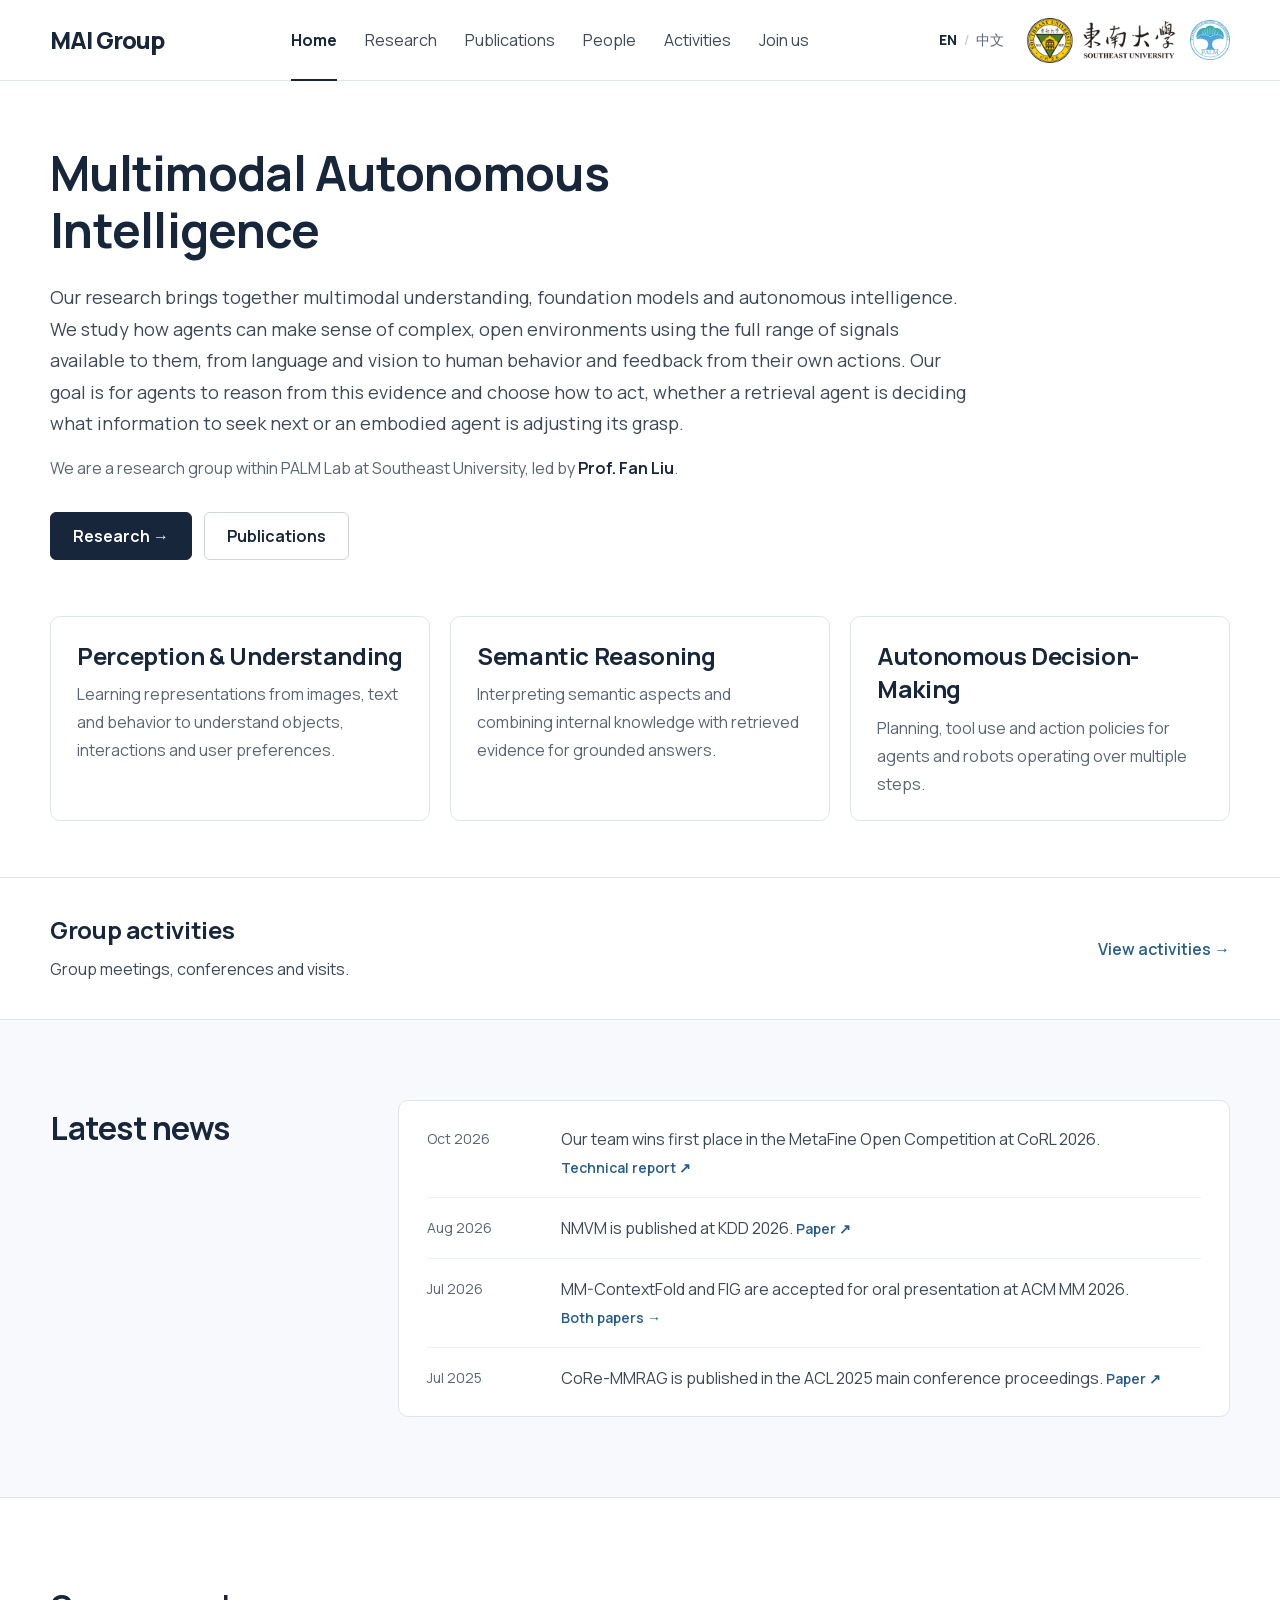
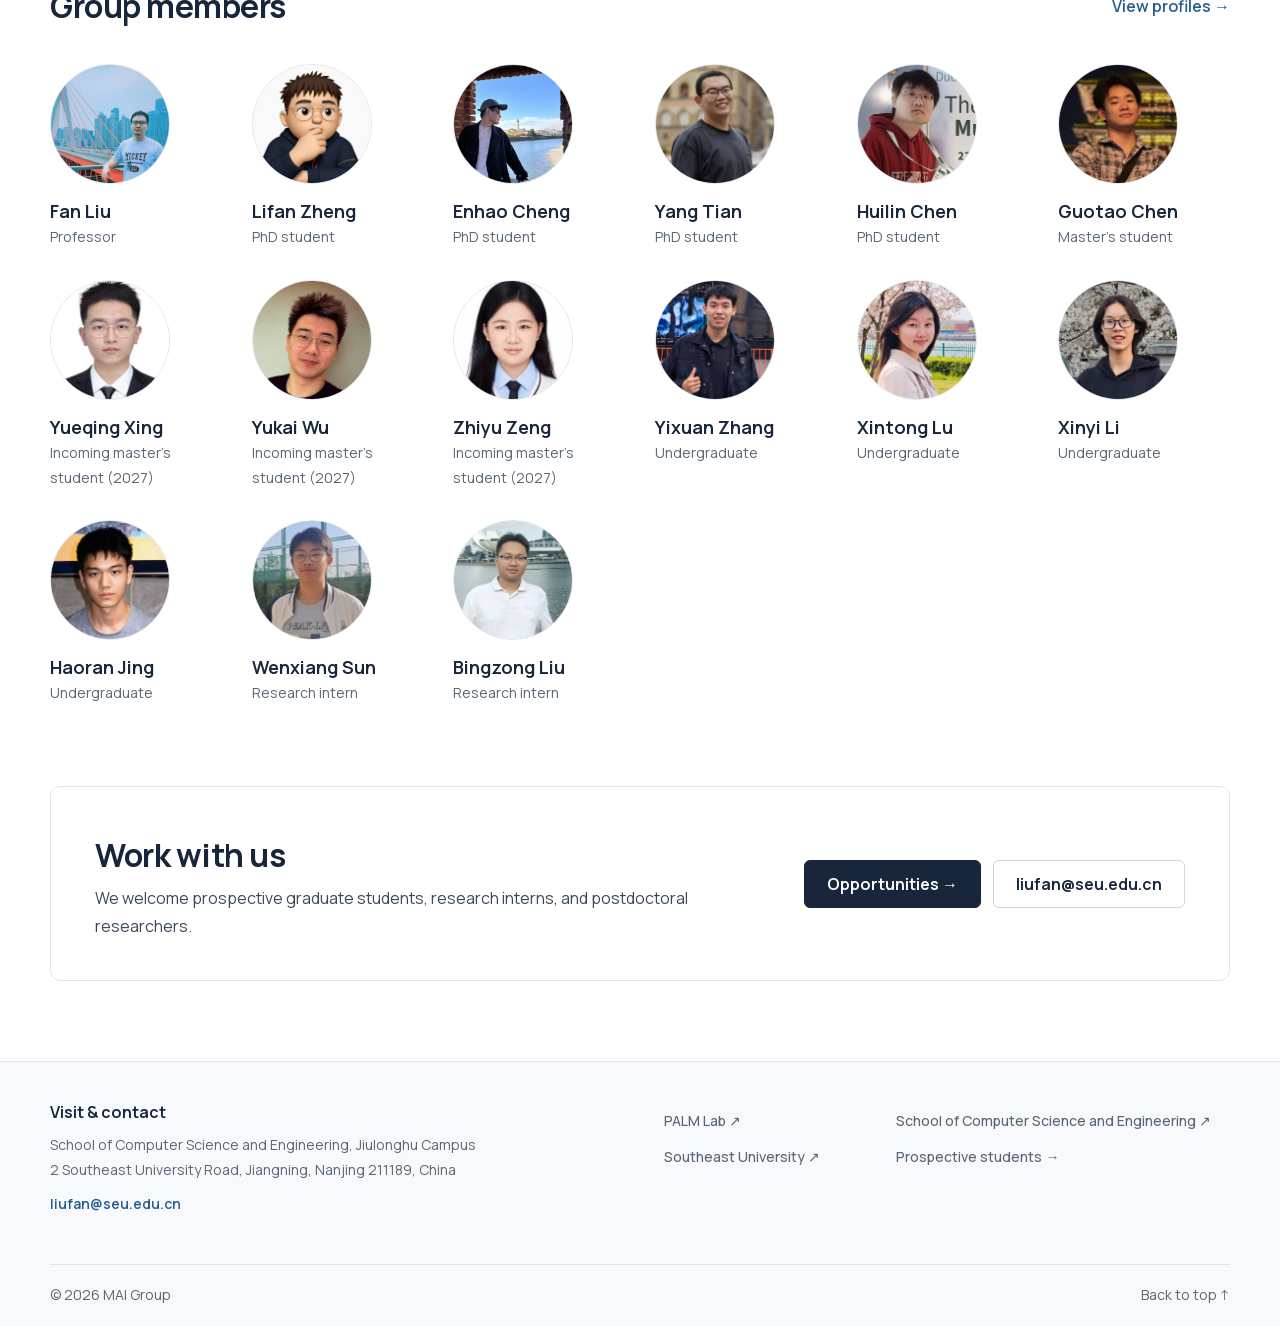
<file: index.html>
<!doctype html>
<html lang="en">
  <head>
    <meta charset="UTF-8" />
    <meta name="viewport" content="width=device-width, initial-scale=1" />
    <title>Multimodal Autonomous Intelligence · MAI Group</title>
    <meta name="description" content="MAI Group studies multimodal perception, semantic reasoning and autonomous decision-making within PALM Lab at Southeast University." />
    <meta name="theme-color" content="#ffffff" />
    <meta property="og:title" content="Multimodal Autonomous Intelligence · MAI Group" />
    <meta property="og:description" content="Multimodal Autonomous Intelligence at Southeast University" />
    <link rel="icon" href="assets/favicon.svg" type="image/svg+xml" />
    <link rel="stylesheet" href="assets/fonts.css" />
    <link rel="stylesheet" href="style.css" />
    <script src="content.js" defer></script>
    <script src="model.js" defer></script>
    <script src="app.js" defer></script>
  </head>
  <body data-page="index">
    <a data-en="Skip to content" data-zh="跳转到正文" href="#main" class="skip-link">Skip to content</a>
    <header class="site-header">
      <div class="container header-inner">
        <a href="index.html" class="brand" aria-label="MAI Group home">MAI Group</a>
        <nav class="main-nav" id="main-nav" aria-label="Main navigation">
          <a data-en="Home" data-zh="首页" href="index.html" class="active" aria-current="page">Home</a>
          <a data-en="Research" data-zh="研究方向" href="research.html">Research</a>
          <a data-en="Publications" data-zh="研究成果" href="publications.html">Publications</a>
          <a data-en="People" data-zh="团队" href="people.html">People</a>
          <a data-en="Activities" data-zh="组内活动" href="activities.html">Activities</a>
          <a data-en="Join us" data-zh="加入我们" href="join.html">Join us</a>
        </nav>
        <div class="header-tools">
          <button class="language-toggle" id="language-toggle" aria-label="Switch to Chinese"><span data-lang-label="en" class="active">EN</span><span aria-hidden="true">/</span><span data-lang-label="zh">中文</span></button>
          <div class="institution-logos">
            <a href="https://www.seu.edu.cn/" target="_blank" rel="noopener noreferrer" aria-label="Southeast University"><img src="assets/identity/seu.png" alt="Southeast University / 东南大学" class="seu-logo" fetchpriority="high" decoding="async" /></a>
            <a href="https://palm.seu.edu.cn/" target="_blank" rel="noopener noreferrer" aria-label="PALM Lab"><img src="assets/identity/palm.png" alt="PALM Lab" class="palm-logo" fetchpriority="high" decoding="async" /></a>
          </div>
          <button class="menu-toggle" id="menu-toggle" aria-expanded="false" aria-controls="main-nav" aria-label="Open navigation"><span></span><span></span></button>
        </div>
      </div>
    </header>
    <main id="main">
      <section class="hero">
        <div class="container hero-inner">
          <h1 data-en="Multimodal Autonomous Intelligence" data-zh="多模态自主智能" class="display">Multimodal Autonomous Intelligence</h1>
          <p data-en="Our research brings together multimodal understanding, foundation models and autonomous intelligence. We study how agents can make sense of complex, open environments using the full range of signals available to them, from language and vision to human behavior and feedback from their own actions. Our goal is for agents to reason from this evidence and choose how to act, whether a retrieval agent is deciding what information to seek next or an embodied agent is adjusting its grasp." data-zh="我们研究多模态理解、基础模型与自主智能。在复杂开放环境中，语言、视觉、人的行为和行动反馈，都可能为智能体理解当前情境提供线索。我们从这样的全模态视角研究智能体如何综合证据进行推理，围绕目标自主决定下一步行动，例如在多步检索中判断还需寻找哪些信息，或在具身操作中根据反馈调整抓取动作。" class="hero-lead">Our research brings together multimodal understanding, foundation models and autonomous intelligence. We study how agents can make sense of complex, open environments using the full range of signals available to them, from language and vision to human behavior and feedback from their own actions. Our goal is for agents to reason from this evidence and choose how to act, whether a retrieval agent is deciding what information to seek next or an embodied agent is adjusting its grasp.</p>
          <p class="group-affiliation"><span data-en="We are a research group within PALM Lab at Southeast University, led by " data-zh="课题组隶属于东南大学 PALM 实验室，由">We are a research group within PALM Lab at Southeast University, led by </span><a data-en="Prof. Fan Liu" data-zh="刘帆教授" href="people.html#fan-liu">Prof. Fan Liu</a><span data-en="." data-zh="负责。">.</span></p>
          <div class="hero-actions">
            <a data-en="Research →" data-zh="研究方向 →" href="research.html" class="button">Research →</a>
            <a data-en="Publications" data-zh="研究成果" href="publications.html" class="button secondary">Publications</a>
          </div>
            <ul class="pillars">
              <li><a class="card" href="research.html#perception"><h3 data-en="Perception &amp; Understanding" data-zh="感知与理解" class="display">Perception &amp; Understanding</h3><p data-en="Learning representations from images, text and behavior to understand objects, interactions and user preferences." data-zh="从图像、文本与行为中学习表征，理解对象、交互关系与用户偏好。">Learning representations from images, text and behavior to understand objects, interactions and user preferences.</p></a></li>
              <li><a class="card" href="research.html#reasoning"><h3 data-en="Semantic Reasoning" data-zh="语义推理" class="display">Semantic Reasoning</h3><p data-en="Interpreting semantic aspects and combining internal knowledge with retrieved evidence for grounded answers." data-zh="分析语义属性，协调模型内部知识与检索证据，形成有依据的回答。">Interpreting semantic aspects and combining internal knowledge with retrieved evidence for grounded answers.</p></a></li>
              <li><a class="card" href="research.html#decision"><h3 data-en="Autonomous Decision-Making" data-zh="自主决策" class="display">Autonomous Decision-Making</h3><p data-en="Planning, tool use and action policies for agents and robots operating over multiple steps." data-zh="研究智能体与机器人在多步任务中的规划、工具调用和动作策略。">Planning, tool use and action policies for agents and robots operating over multiple steps.</p></a></li>
            </ul>
        </div>
      </section>
      <section class="activity-brief" id="activities">
        <div class="container section-head">
          <div>
            <h2 data-en="Group activities" data-zh="组内活动" class="display">Group activities</h2>
            <p data-en="Group meetings, conferences and visits." data-zh="组会、学术会议与交流访问。" class="lead">Group meetings, conferences and visits.</p>
          </div>
          <a data-en="View activities →" data-zh="查看活动 →" href="activities.html" class="text-link">View activities →</a>
        </div>
      </section>
      <section class="section alt" id="news">
        <div class="container news-grid">
          <div class="section-head">
            <div>

              <h2 data-en="Latest news" data-zh="最新动态" class="display">Latest news</h2>
            </div>
          </div>
          <div class="card news-list">
          <article>
            <time data-en="Oct 2026" data-zh="2026 年 10 月" datetime="2026-10">Oct 2026</time>
            <p><span data-en="Our team wins first place in the MetaFine Open Competition at CoRL 2026." data-zh="团队获 CoRL 2026 MetaFine 公开赛第一名。">Our team wins first place in the MetaFine Open Competition at CoRL 2026.</span> <a data-en="Technical report ↗" data-zh="技术报告 ↗" href="https://arxiv.org/abs/2610.36765" class="inline-link" target="_blank" rel="noopener noreferrer">Technical report ↗</a></p>
          </article>
          <article>
            <time data-en="Aug 2026" data-zh="2026 年 8 月" datetime="2026-08">Aug 2026</time>
            <p><span data-en="NMVM is published at KDD 2026." data-zh="NMVM 发表于 KDD 2026。">NMVM is published at KDD 2026.</span> <a data-en="Paper ↗" data-zh="论文 ↗" href="https://doi.org/10.1145/3770855.3817827" class="inline-link" target="_blank" rel="noopener noreferrer">Paper ↗</a></p>
          </article>
          <article>
            <time data-en="Jul 2026" data-zh="2026 年 7 月" datetime="2026-07">Jul 2026</time>
            <p><span data-en="MM-ContextFold and FIG are accepted for oral presentation at ACM MM 2026." data-zh="MM-ContextFold 与 FIG 被 ACM MM 2026 录用为口头报告。">MM-ContextFold and FIG are accepted for oral presentation at ACM MM 2026.</span> <a data-en="Both papers →" data-zh="两篇论文 →" href="publications.html?q=ACM%20MM%202026" class="inline-link">Both papers →</a></p>
          </article>
          <article>
            <time data-en="Jul 2025" data-zh="2025 年 7 月" datetime="2025-07">Jul 2025</time>
            <p><span data-en="CoRe-MMRAG is published in the ACL 2025 main conference proceedings." data-zh="CoRe-MMRAG 发表于 ACL 2025 主会。">CoRe-MMRAG is published in the ACL 2025 main conference proceedings.</span> <a data-en="Paper ↗" data-zh="论文 ↗" href="https://aclanthology.org/2025.acl-long.1583/" class="inline-link" target="_blank" rel="noopener noreferrer">Paper ↗</a></p>
          </article>
          </div>
        </div>
      </section>
      <section class="section" id="people">
        <div class="container">
          <div class="section-head">
            <div>

              <h2 data-en="Group members" data-zh="团队成员" class="display">Group members</h2>
            </div>
            <a data-en="View profiles →" data-zh="成员详情 →" href="people.html" class="text-link">View profiles →</a>
          </div>
          <div class="people-preview">
          <a href="people.html#fan-liu" class="person-preview">
            <img src="assets/fan-liu-official.png" alt="" loading="lazy" decoding="async" />
            <h3 data-en="Fan Liu" data-zh="刘帆">Fan Liu</h3>
            <p data-en="Professor" data-zh="教授">Professor</p>
          </a>
          <a href="people.html#lifan-zheng" class="person-preview">
            <img src="assets/people/lifan-zheng.jpg" alt="" loading="lazy" decoding="async" />
            <h3 data-en="Lifan Zheng" data-zh="郑力凡">Lifan Zheng</h3>
            <p data-en="PhD student" data-zh="博士生">PhD student</p>
          </a>
          <a href="people.html#enhao-cheng" class="person-preview">
            <img src="assets/people/enhao-cheng.jpg" alt="" loading="lazy" decoding="async" />
            <h3 data-en="Enhao Cheng" data-zh="程恩浩">Enhao Cheng</h3>
            <p data-en="PhD student" data-zh="博士生">PhD student</p>
          </a>
          <a href="people.html#yang-tian" class="person-preview">
            <img src="assets/people/yang-tian.jpg" alt="" loading="lazy" decoding="async" />
            <h3 data-en="Yang Tian" data-zh="田阳">Yang Tian</h3>
            <p data-en="PhD student" data-zh="博士生">PhD student</p>
          </a>
          <a href="people.html#huilin-chen" class="person-preview">
            <img src="assets/people/huilin-chen.jpg" alt="" loading="lazy" decoding="async" />
            <h3 data-en="Huilin Chen" data-zh="陈慧临">Huilin Chen</h3>
            <p data-en="PhD student" data-zh="博士生">PhD student</p>
          </a>
          <a href="people.html#guotao-chen" class="person-preview">
            <img src="assets/people/guotao-chen.jpg" alt="" loading="lazy" decoding="async" />
            <h3 data-en="Guotao Chen" data-zh="陈国涛">Guotao Chen</h3>
            <p data-en="Master's student" data-zh="硕士生">Master's student</p>
          </a>
          <a href="people.html#yueqing-xing" class="person-preview">
            <img src="assets/people/yueqing-xing.jpg" alt="" loading="lazy" decoding="async" />
            <h3 data-en="Yueqing Xing" data-zh="邢越卿">Yueqing Xing</h3>
            <p data-en="Incoming master's student (2027)" data-zh="2027 级硕士生（待入学）">Incoming master's student (2027)</p>
          </a>
          <a href="people.html#yukai-wu" class="person-preview">
            <img src="assets/people/yukai-wu.jpg" alt="" loading="lazy" decoding="async" />
            <h3 data-en="Yukai Wu" data-zh="吴钰恺">Yukai Wu</h3>
            <p data-en="Incoming master's student (2027)" data-zh="2027 级硕士生（待入学）">Incoming master's student (2027)</p>
          </a>
          <a href="people.html#zhiyu-zeng" class="person-preview">
            <img src="assets/people/zhiyu-zeng.jpg" alt="" loading="lazy" decoding="async" />
            <h3 data-en="Zhiyu Zeng" data-zh="曾沚玉">Zhiyu Zeng</h3>
            <p data-en="Incoming master's student (2027)" data-zh="2027 级硕士生（待入学）">Incoming master's student (2027)</p>
          </a>
          <a href="people.html#yixuan-zhang" class="person-preview">
            <img src="assets/people/yixuan-zhang.jpg" alt="" loading="lazy" decoding="async" />
            <h3 data-en="Yixuan Zhang" data-zh="张奕轩">Yixuan Zhang</h3>
            <p data-en="Undergraduate" data-zh="本科生">Undergraduate</p>
          </a>
          <a href="people.html#xintong-lu" class="person-preview">
            <img src="assets/people/xintong-lu.jpg" alt="" loading="lazy" decoding="async" />
            <h3 data-en="Xintong Lu" data-zh="卢欣童">Xintong Lu</h3>
            <p data-en="Undergraduate" data-zh="本科生">Undergraduate</p>
          </a>
          <a href="people.html#xinyi-li" class="person-preview">
            <img src="assets/people/xinyi-li.jpg" alt="" loading="lazy" decoding="async" />
            <h3 data-en="Xinyi Li" data-zh="李欣怡">Xinyi Li</h3>
            <p data-en="Undergraduate" data-zh="本科生">Undergraduate</p>
          </a>
          <a href="people.html#haoran-jing" class="person-preview">
            <img src="assets/people/haoran-jing.jpg" alt="" loading="lazy" decoding="async" />
            <h3 data-en="Haoran Jing" data-zh="景浩然">Haoran Jing</h3>
            <p data-en="Undergraduate" data-zh="本科生">Undergraduate</p>
          </a>
          <a href="people.html#wenxiang-sun" class="person-preview">
            <img src="assets/people/wenxiang-sun.jpg" alt="" loading="lazy" decoding="async" />
            <h3 data-en="Wenxiang Sun" data-zh="孙文翔">Wenxiang Sun</h3>
            <p data-en="Research intern" data-zh="科研实习生">Research intern</p>
          </a>
          <a href="people.html#bingzong-liu" class="person-preview">
            <img src="assets/people/bingzong-liu.jpg" alt="" loading="lazy" decoding="async" />
            <h3 data-en="Bingzong Liu" data-zh="刘秉宗">Bingzong Liu</h3>
            <p data-en="Research intern" data-zh="科研实习生">Research intern</p>
          </a>
          </div>
        </div>
      </section>
      <section class="section cta-section">
        <div class="container">
          <div class="card join-cta">
            <div>

              <h2 data-en="Work with us" data-zh="与我们一起研究" class="display">Work with us</h2>
              <p data-en="We welcome prospective graduate students, research interns, and postdoctoral researchers." data-zh="欢迎有兴趣的硕士生、博士生、科研实习生和博士后与我们交流。" class="lead">We welcome prospective graduate students, research interns, and postdoctoral researchers.</p>
            </div>
            <div class="hero-actions">
              <a data-en="Opportunities →" data-zh="申请信息 →" href="join.html" class="button">Opportunities →</a>
              <a href="mailto:liufan@seu.edu.cn" class="button secondary">liufan@seu.edu.cn</a>
            </div>
          </div>
        </div>
      </section>
    </main>
    <footer class="site-footer">
      <div class="container footer-grid">
        <div>
          <h2 data-en="Visit &amp; contact" data-zh="访问与联系">Visit &amp; contact</h2>
          <p data-en="School of Computer Science and Engineering, Jiulonghu Campus" data-zh="东南大学九龙湖校区计算机科学与工程学院">School of Computer Science and Engineering, Jiulonghu Campus</p>
          <p data-en="2 Southeast University Road, Jiangning, Nanjing 211189, China" data-zh="南京市江宁区东南大学路 2 号 · 邮编 211189">2 Southeast University Road, Jiangning, Nanjing 211189, China</p>
          <a class="email-link" href="mailto:liufan@seu.edu.cn">liufan@seu.edu.cn</a>
        </div>
        <div class="footer-links">
          <a data-en="PALM Lab ↗" data-zh="PALM 实验室 ↗" href="https://palm.seu.edu.cn/" class="text-link" target="_blank" rel="noopener noreferrer">PALM Lab ↗</a>
          <a data-en="School of Computer Science and Engineering ↗" data-zh="东南大学计算机科学与工程学院 ↗" href="https://cs.seu.edu.cn/csen/" data-url-en="https://cs.seu.edu.cn/csen/" data-url-zh="https://cs.seu.edu.cn/" class="text-link" target="_blank" rel="noopener noreferrer">School of Computer Science and Engineering ↗</a>
          <a data-en="Southeast University ↗" data-zh="东南大学 ↗" href="https://www.seu.edu.cn/english/" data-url-en="https://www.seu.edu.cn/english/" data-url-zh="https://www.seu.edu.cn/" class="text-link" target="_blank" rel="noopener noreferrer">Southeast University ↗</a>
          <a data-en="Prospective students →" data-zh="申请与交流 →" href="join.html" class="text-link">Prospective students →</a>
        </div>
      </div>
      <div class="container footer-bottom">
        <p>© <span id="current-year">2026</span> MAI Group</p>
        <a data-en="Back to top ↑" data-zh="返回顶部 ↑" href="#">Back to top ↑</a>
      </div>
    </footer>
    <div class="toast" id="toast" role="status" aria-live="polite"></div>
    <dialog id="citation-dialog" aria-labelledby="citation-heading">
      <div class="dialog-heading">
        <h2 data-en="Citation" data-zh="引用信息" id="citation-heading">Citation</h2>
        <button id="close-dialog" aria-label="Close">×</button>
      </div>
      <p id="citation-text"></p>
      <div class="dialog-actions"><button data-en="Copy citation" data-zh="复制引用" id="copy-citation" class="button">Copy citation</button></div>
    </dialog>
  </body>
</html>
</file>
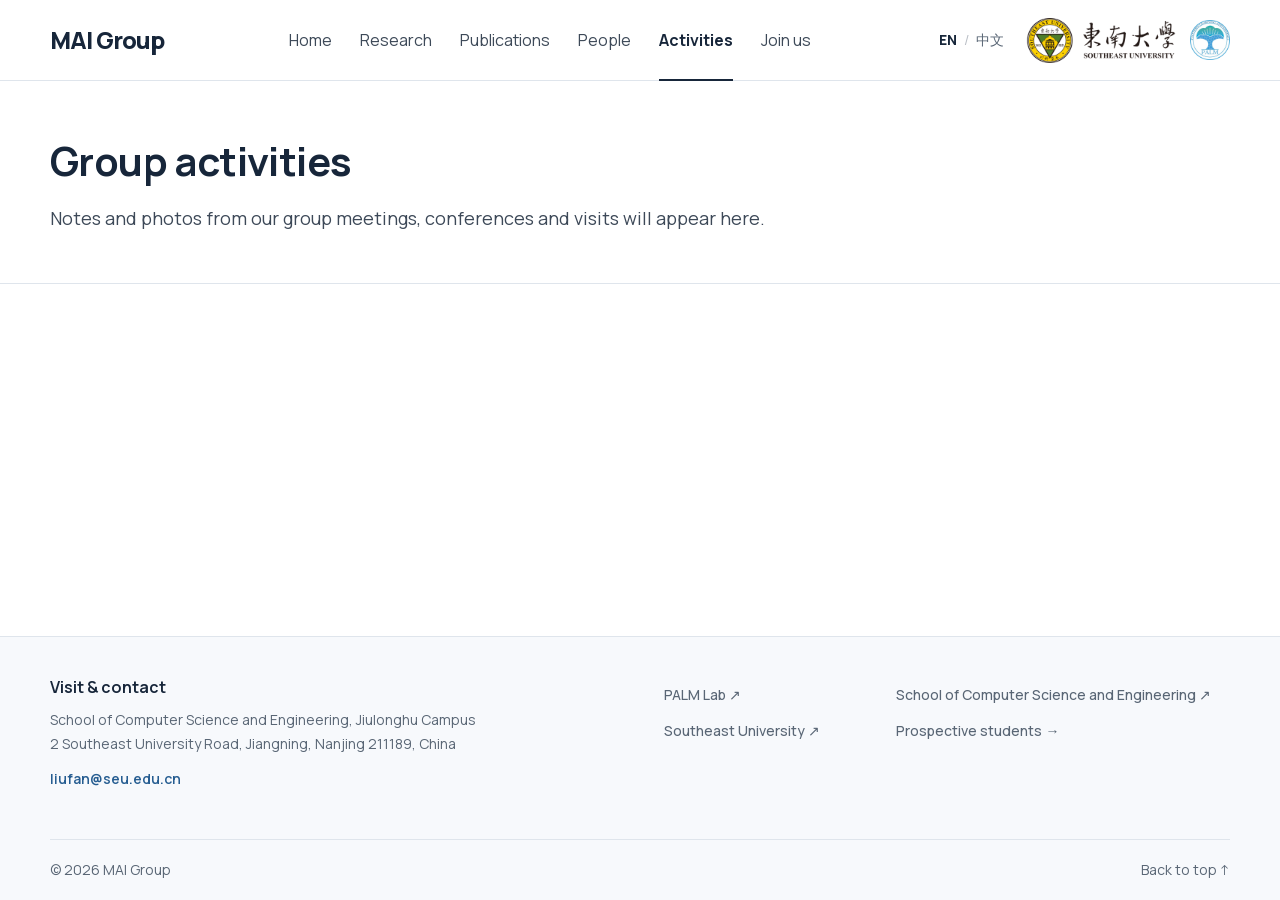
<file: activities.html>
<!doctype html>
<html lang="en">
  <head>
    <meta charset="UTF-8" />
    <meta name="viewport" content="width=device-width, initial-scale=1" />
    <title>Group activities · MAI Group</title>
    <meta name="description" content="MAI Group studies multimodal perception, semantic reasoning and autonomous decision-making within PALM Lab at Southeast University." />
    <meta name="theme-color" content="#ffffff" />
    <meta property="og:title" content="Group activities · MAI Group" />
    <meta property="og:description" content="Multimodal Autonomous Intelligence at Southeast University" />
    <link rel="icon" href="assets/favicon.svg" type="image/svg+xml" />
    <link rel="stylesheet" href="assets/fonts.css" />
    <link rel="stylesheet" href="style.css" />
    <script src="content.js" defer></script>
    <script src="model.js" defer></script>
    <script src="app.js" defer></script>
  </head>
  <body data-page="activities">
    <a data-en="Skip to content" data-zh="跳转到正文" href="#main" class="skip-link">Skip to content</a>
    <header class="site-header">
      <div class="container header-inner">
        <a href="index.html" class="brand" aria-label="MAI Group home">MAI Group</a>
        <nav class="main-nav" id="main-nav" aria-label="Main navigation">
          <a data-en="Home" data-zh="首页" href="index.html">Home</a>
          <a data-en="Research" data-zh="研究方向" href="research.html">Research</a>
          <a data-en="Publications" data-zh="研究成果" href="publications.html">Publications</a>
          <a data-en="People" data-zh="团队" href="people.html">People</a>
          <a data-en="Activities" data-zh="组内活动" href="activities.html" class="active" aria-current="page">Activities</a>
          <a data-en="Join us" data-zh="加入我们" href="join.html">Join us</a>
        </nav>
        <div class="header-tools">
          <button class="language-toggle" id="language-toggle" aria-label="Switch to Chinese"><span data-lang-label="en" class="active">EN</span><span aria-hidden="true">/</span><span data-lang-label="zh">中文</span></button>
          <div class="institution-logos">
            <a href="https://www.seu.edu.cn/" target="_blank" rel="noopener noreferrer" aria-label="Southeast University"><img src="assets/identity/seu.png" alt="Southeast University / 东南大学" class="seu-logo" fetchpriority="high" decoding="async" /></a>
            <a href="https://palm.seu.edu.cn/" target="_blank" rel="noopener noreferrer" aria-label="PALM Lab"><img src="assets/identity/palm.png" alt="PALM Lab" class="palm-logo" fetchpriority="high" decoding="async" /></a>
          </div>
          <button class="menu-toggle" id="menu-toggle" aria-expanded="false" aria-controls="main-nav" aria-label="Open navigation"><span></span><span></span></button>
        </div>
      </div>
    </header>
    <main id="main">
      <section class="page-hero">
        <div class="container page-hero-inner">

          <h1 data-en="Group activities" data-zh="组内活动" class="display">Group activities</h1>
          <p data-en="Notes and photos from our group meetings, conferences and visits will appear here." data-zh="这里将陆续刊登组会、学术会议与交流访问的记录和照片。" class="lead">Notes and photos from our group meetings, conferences and visits will appear here.</p>
        </div>
      </section>

    </main>
    <footer class="site-footer">
      <div class="container footer-grid">
        <div>
          <h2 data-en="Visit &amp; contact" data-zh="访问与联系">Visit &amp; contact</h2>
          <p data-en="School of Computer Science and Engineering, Jiulonghu Campus" data-zh="东南大学九龙湖校区计算机科学与工程学院">School of Computer Science and Engineering, Jiulonghu Campus</p>
          <p data-en="2 Southeast University Road, Jiangning, Nanjing 211189, China" data-zh="南京市江宁区东南大学路 2 号 · 邮编 211189">2 Southeast University Road, Jiangning, Nanjing 211189, China</p>
          <a class="email-link" href="mailto:liufan@seu.edu.cn">liufan@seu.edu.cn</a>
        </div>
        <div class="footer-links">
          <a data-en="PALM Lab ↗" data-zh="PALM 实验室 ↗" href="https://palm.seu.edu.cn/" class="text-link" target="_blank" rel="noopener noreferrer">PALM Lab ↗</a>
          <a data-en="School of Computer Science and Engineering ↗" data-zh="东南大学计算机科学与工程学院 ↗" href="https://cs.seu.edu.cn/csen/" data-url-en="https://cs.seu.edu.cn/csen/" data-url-zh="https://cs.seu.edu.cn/" class="text-link" target="_blank" rel="noopener noreferrer">School of Computer Science and Engineering ↗</a>
          <a data-en="Southeast University ↗" data-zh="东南大学 ↗" href="https://www.seu.edu.cn/english/" data-url-en="https://www.seu.edu.cn/english/" data-url-zh="https://www.seu.edu.cn/" class="text-link" target="_blank" rel="noopener noreferrer">Southeast University ↗</a>
          <a data-en="Prospective students →" data-zh="申请与交流 →" href="join.html" class="text-link">Prospective students →</a>
        </div>
      </div>
      <div class="container footer-bottom">
        <p>© <span id="current-year">2026</span> MAI Group</p>
        <a data-en="Back to top ↑" data-zh="返回顶部 ↑" href="#">Back to top ↑</a>
      </div>
    </footer>
    <div class="toast" id="toast" role="status" aria-live="polite"></div>
    <dialog id="citation-dialog" aria-labelledby="citation-heading">
      <div class="dialog-heading">
        <h2 data-en="Citation" data-zh="引用信息" id="citation-heading">Citation</h2>
        <button id="close-dialog" aria-label="Close">×</button>
      </div>
      <p id="citation-text"></p>
      <div class="dialog-actions"><button data-en="Copy citation" data-zh="复制引用" id="copy-citation" class="button">Copy citation</button></div>
    </dialog>
  </body>
</html>
</file>
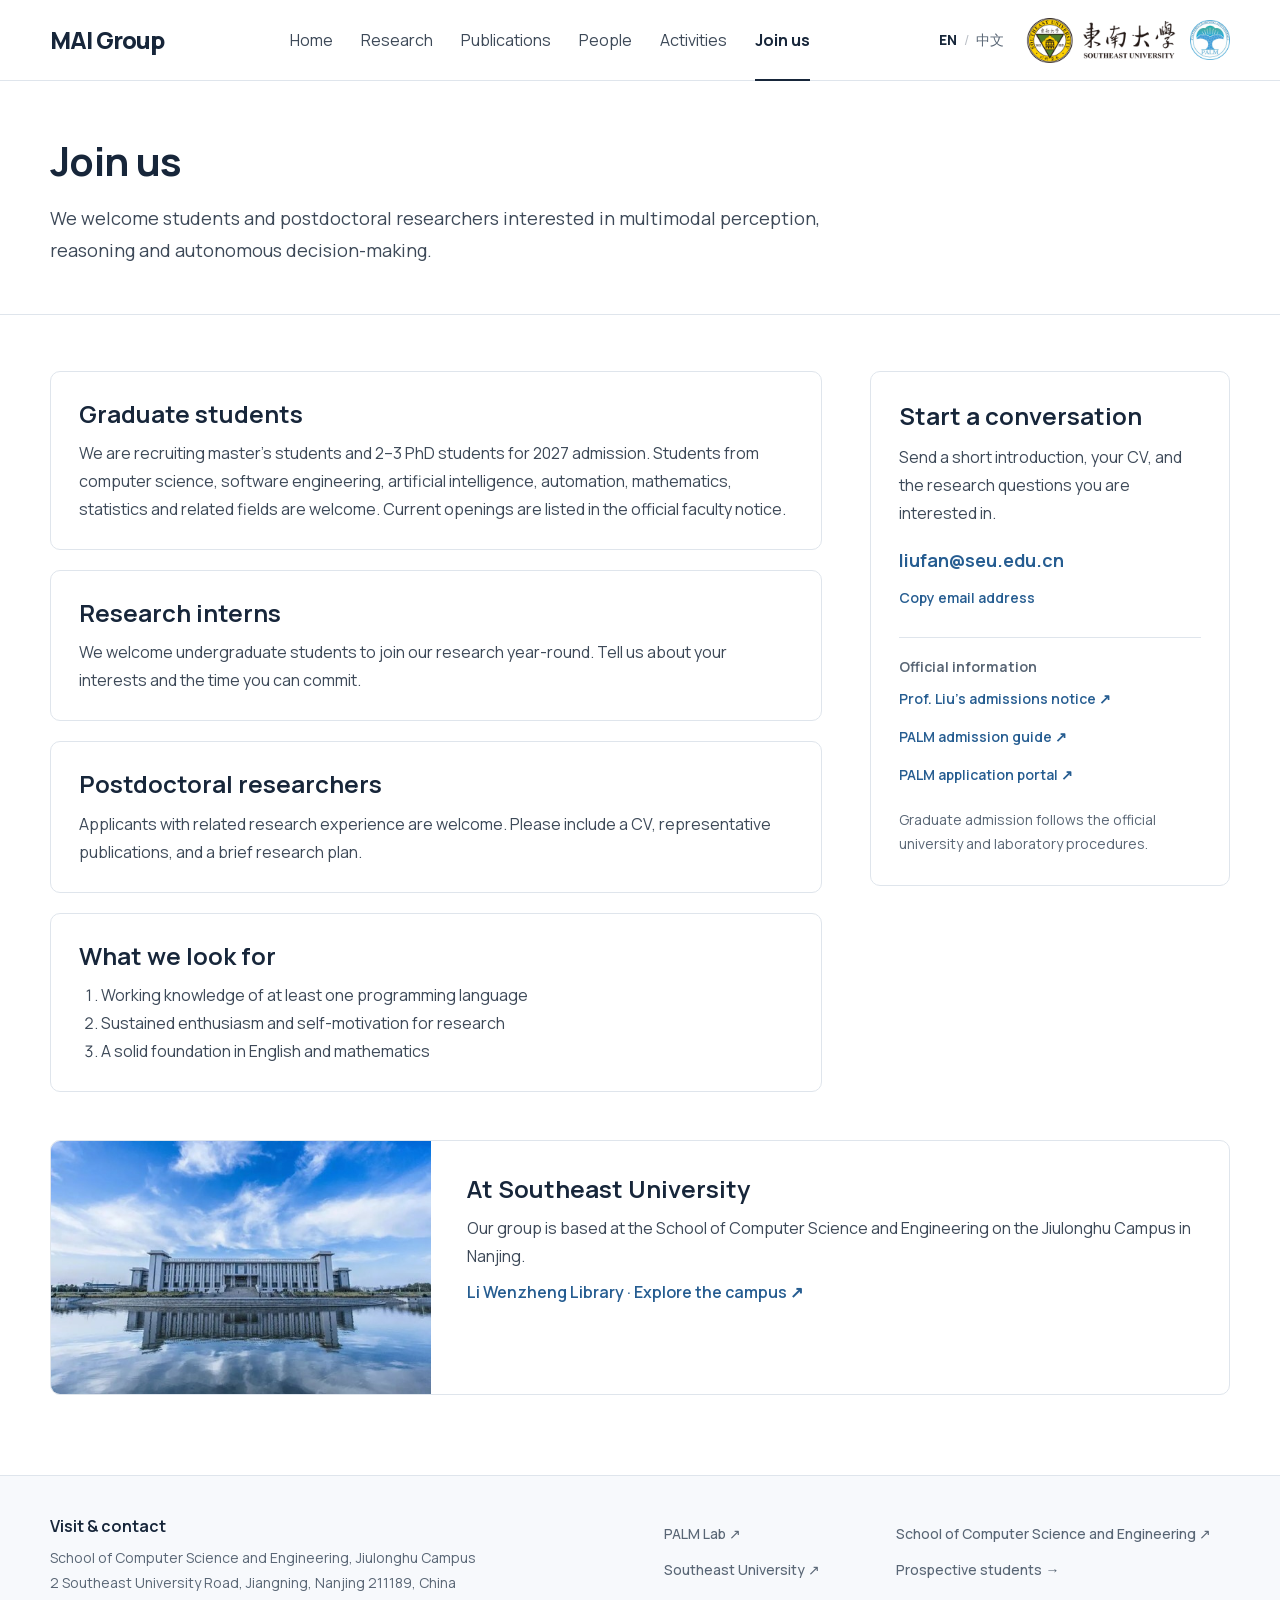
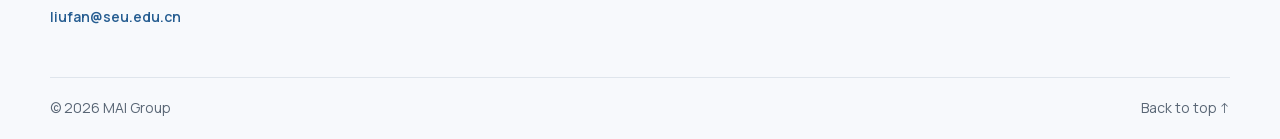
<file: join.html>
<!doctype html>
<html lang="en">
  <head>
    <meta charset="UTF-8" />
    <meta name="viewport" content="width=device-width, initial-scale=1" />
    <title>Join us · MAI Group</title>
    <meta name="description" content="MAI Group studies multimodal perception, semantic reasoning and autonomous decision-making within PALM Lab at Southeast University." />
    <meta name="theme-color" content="#ffffff" />
    <meta property="og:title" content="Join us · MAI Group" />
    <meta property="og:description" content="Multimodal Autonomous Intelligence at Southeast University" />
    <link rel="icon" href="assets/favicon.svg" type="image/svg+xml" />
    <link rel="stylesheet" href="assets/fonts.css" />
    <link rel="stylesheet" href="style.css" />
    <script src="content.js" defer></script>
    <script src="model.js" defer></script>
    <script src="app.js" defer></script>
  </head>
  <body data-page="join">
    <a data-en="Skip to content" data-zh="跳转到正文" href="#main" class="skip-link">Skip to content</a>
    <header class="site-header">
      <div class="container header-inner">
        <a href="index.html" class="brand" aria-label="MAI Group home">MAI Group</a>
        <nav class="main-nav" id="main-nav" aria-label="Main navigation">
          <a data-en="Home" data-zh="首页" href="index.html">Home</a>
          <a data-en="Research" data-zh="研究方向" href="research.html">Research</a>
          <a data-en="Publications" data-zh="研究成果" href="publications.html">Publications</a>
          <a data-en="People" data-zh="团队" href="people.html">People</a>
          <a data-en="Activities" data-zh="组内活动" href="activities.html">Activities</a>
          <a data-en="Join us" data-zh="加入我们" href="join.html" class="active" aria-current="page">Join us</a>
        </nav>
        <div class="header-tools">
          <button class="language-toggle" id="language-toggle" aria-label="Switch to Chinese"><span data-lang-label="en" class="active">EN</span><span aria-hidden="true">/</span><span data-lang-label="zh">中文</span></button>
          <div class="institution-logos">
            <a href="https://www.seu.edu.cn/" target="_blank" rel="noopener noreferrer" aria-label="Southeast University"><img src="assets/identity/seu.png" alt="Southeast University / 东南大学" class="seu-logo" fetchpriority="high" decoding="async" /></a>
            <a href="https://palm.seu.edu.cn/" target="_blank" rel="noopener noreferrer" aria-label="PALM Lab"><img src="assets/identity/palm.png" alt="PALM Lab" class="palm-logo" fetchpriority="high" decoding="async" /></a>
          </div>
          <button class="menu-toggle" id="menu-toggle" aria-expanded="false" aria-controls="main-nav" aria-label="Open navigation"><span></span><span></span></button>
        </div>
      </div>
    </header>
    <main id="main">
      <section class="page-hero">
        <div class="container page-hero-inner">

          <h1 data-en="Join us" data-zh="加入我们" class="display">Join us</h1>
          <p data-en="We welcome students and postdoctoral researchers interested in multimodal perception, reasoning and autonomous decision-making." data-zh="欢迎对多模态感知、推理与自主决策感兴趣的同学和博士后加入课题组。" class="lead">We welcome students and postdoctoral researchers interested in multimodal perception, reasoning and autonomous decision-making.</p>
        </div>
      </section>
      <div class="container">
      <div class="join-layout">
        <div class="opportunities">
          <article class="card opportunity">
            <h2 data-en="Graduate students" data-zh="硕士生与博士生">Graduate students</h2>
            <p data-en="We are recruiting master's students and 2–3 PhD students for 2027 admission. Students from computer science, software engineering, artificial intelligence, automation, mathematics, statistics and related fields are welcome. Current openings are listed in the official faculty notice." data-zh="拟招收 2027 年入学的硕士研究生若干名及博士研究生 2–3 名。欢迎计算机、软件、人工智能、自动化、数学和统计等相关专业的同学报考。具体名额以教师主页的最新招生信息为准。">We are recruiting master's students and 2–3 PhD students for 2027 admission. Students from computer science, software engineering, artificial intelligence, automation, mathematics, statistics and related fields are welcome. Current openings are listed in the official faculty notice.</p>
          </article>
          <article class="card opportunity">
            <h2 data-en="Research interns" data-zh="科研实习生">Research interns</h2>
            <p data-en="We welcome undergraduate students to join our research year-round. Tell us about your interests and the time you can commit." data-zh="长期接收本科生参与科研实习。来信可以介绍研究兴趣，以及能够投入科研的时间。">We welcome undergraduate students to join our research year-round. Tell us about your interests and the time you can commit.</p>
          </article>
          <article class="card opportunity">
            <h2 data-en="Postdoctoral researchers" data-zh="博士后">Postdoctoral researchers</h2>
            <p data-en="Applicants with related research experience are welcome. Please include a CV, representative publications, and a brief research plan." data-zh="欢迎具有相关研究经历的申请者联系。请提供个人简历、代表性论文及简要研究计划。">Applicants with related research experience are welcome. Please include a CV, representative publications, and a brief research plan.</p>
          </article>
          <article class="card opportunity">
            <h2 data-en="What we look for" data-zh="我们希望你具备">What we look for</h2>
            <ol>
              <li data-en="Working knowledge of at least one programming language" data-zh="至少熟悉一门编程语言">Working knowledge of at least one programming language</li>
              <li data-en="Sustained enthusiasm and self-motivation for research" data-zh="具有持续的科研热情与自驱力">Sustained enthusiasm and self-motivation for research</li>
              <li data-en="A solid foundation in English and mathematics" data-zh="具备扎实的英语和数学基础">A solid foundation in English and mathematics</li>
            </ol>
          </article>
        </div>
        <aside class="card contact-panel">
          <h2 data-en="Start a conversation" data-zh="联系我们">Start a conversation</h2>
          <p data-en="Send a short introduction, your CV, and the research questions you are interested in." data-zh="请简要介绍自己，附上个人简历，并说明感兴趣的研究问题。">Send a short introduction, your CV, and the research questions you are interested in.</p>
          <a class="contact-email" href="mailto:liufan@seu.edu.cn">liufan@seu.edu.cn</a>
          <button data-en="Copy email address" data-zh="复制邮箱" id="copy-email" class="copy-button">Copy email address</button>
          <hr />
          <h3 data-en="Official information" data-zh="官方信息">Official information</h3>
          <a data-en="Prof. Liu’s admissions notice ↗" data-zh="刘帆教授招生信息 ↗" href="https://cs.seu.edu.cn/liufan/main.htm" class="text-link" target="_blank" rel="noopener noreferrer">Prof. Liu’s admissions notice ↗</a>
          <a data-en="PALM admission guide ↗" data-zh="PALM 实验室申请指南 ↗" href="https://palm.seu.edu.cn/application.html" class="text-link" target="_blank" rel="noopener noreferrer">PALM admission guide ↗</a>
          <a data-en="PALM application portal ↗" data-zh="PALM 实验室申请入口 ↗" href="https://palmlab.cn/" class="text-link" target="_blank" rel="noopener noreferrer">PALM application portal ↗</a>
          <p data-en="Graduate admission follows the official university and laboratory procedures." data-zh="研究生录取遵循学校与实验室的正式流程。" class="contact-note">Graduate admission follows the official university and laboratory procedures.</p>
        </aside>
      </div>
      <section class="card visit-section">
        <img src="assets/campus-library.jpg" alt="Li Wenzheng Library, Jiulonghu Campus" loading="lazy" decoding="async" />
        <div>
          <h2 data-en="At Southeast University" data-zh="在东南大学">At Southeast University</h2>
          <p data-en="Our group is based at the School of Computer Science and Engineering on the Jiulonghu Campus in Nanjing." data-zh="课题组位于南京东南大学九龙湖校区计算机科学与工程学院。">Our group is based at the School of Computer Science and Engineering on the Jiulonghu Campus in Nanjing.</p>
          <a data-en="Li Wenzheng Library · Explore the campus ↗" data-zh="李文正图书馆 · 了解校园 ↗" href="https://seuaa.seu.edu.cn/2023/1228/c51495a477424/page.psp" class="text-link" target="_blank" rel="noopener noreferrer">Li Wenzheng Library · Explore the campus ↗</a>
        </div>
      </section>
      </div>
    </main>
    <footer class="site-footer">
      <div class="container footer-grid">
        <div>
          <h2 data-en="Visit &amp; contact" data-zh="访问与联系">Visit &amp; contact</h2>
          <p data-en="School of Computer Science and Engineering, Jiulonghu Campus" data-zh="东南大学九龙湖校区计算机科学与工程学院">School of Computer Science and Engineering, Jiulonghu Campus</p>
          <p data-en="2 Southeast University Road, Jiangning, Nanjing 211189, China" data-zh="南京市江宁区东南大学路 2 号 · 邮编 211189">2 Southeast University Road, Jiangning, Nanjing 211189, China</p>
          <a class="email-link" href="mailto:liufan@seu.edu.cn">liufan@seu.edu.cn</a>
        </div>
        <div class="footer-links">
          <a data-en="PALM Lab ↗" data-zh="PALM 实验室 ↗" href="https://palm.seu.edu.cn/" class="text-link" target="_blank" rel="noopener noreferrer">PALM Lab ↗</a>
          <a data-en="School of Computer Science and Engineering ↗" data-zh="东南大学计算机科学与工程学院 ↗" href="https://cs.seu.edu.cn/csen/" data-url-en="https://cs.seu.edu.cn/csen/" data-url-zh="https://cs.seu.edu.cn/" class="text-link" target="_blank" rel="noopener noreferrer">School of Computer Science and Engineering ↗</a>
          <a data-en="Southeast University ↗" data-zh="东南大学 ↗" href="https://www.seu.edu.cn/english/" data-url-en="https://www.seu.edu.cn/english/" data-url-zh="https://www.seu.edu.cn/" class="text-link" target="_blank" rel="noopener noreferrer">Southeast University ↗</a>
          <a data-en="Prospective students →" data-zh="申请与交流 →" href="join.html" class="text-link">Prospective students →</a>
        </div>
      </div>
      <div class="container footer-bottom">
        <p>© <span id="current-year">2026</span> MAI Group</p>
        <a data-en="Back to top ↑" data-zh="返回顶部 ↑" href="#">Back to top ↑</a>
      </div>
    </footer>
    <div class="toast" id="toast" role="status" aria-live="polite"></div>
    <dialog id="citation-dialog" aria-labelledby="citation-heading">
      <div class="dialog-heading">
        <h2 data-en="Citation" data-zh="引用信息" id="citation-heading">Citation</h2>
        <button id="close-dialog" aria-label="Close">×</button>
      </div>
      <p id="citation-text"></p>
      <div class="dialog-actions"><button data-en="Copy citation" data-zh="复制引用" id="copy-citation" class="button">Copy citation</button></div>
    </dialog>
  </body>
</html>
</file>
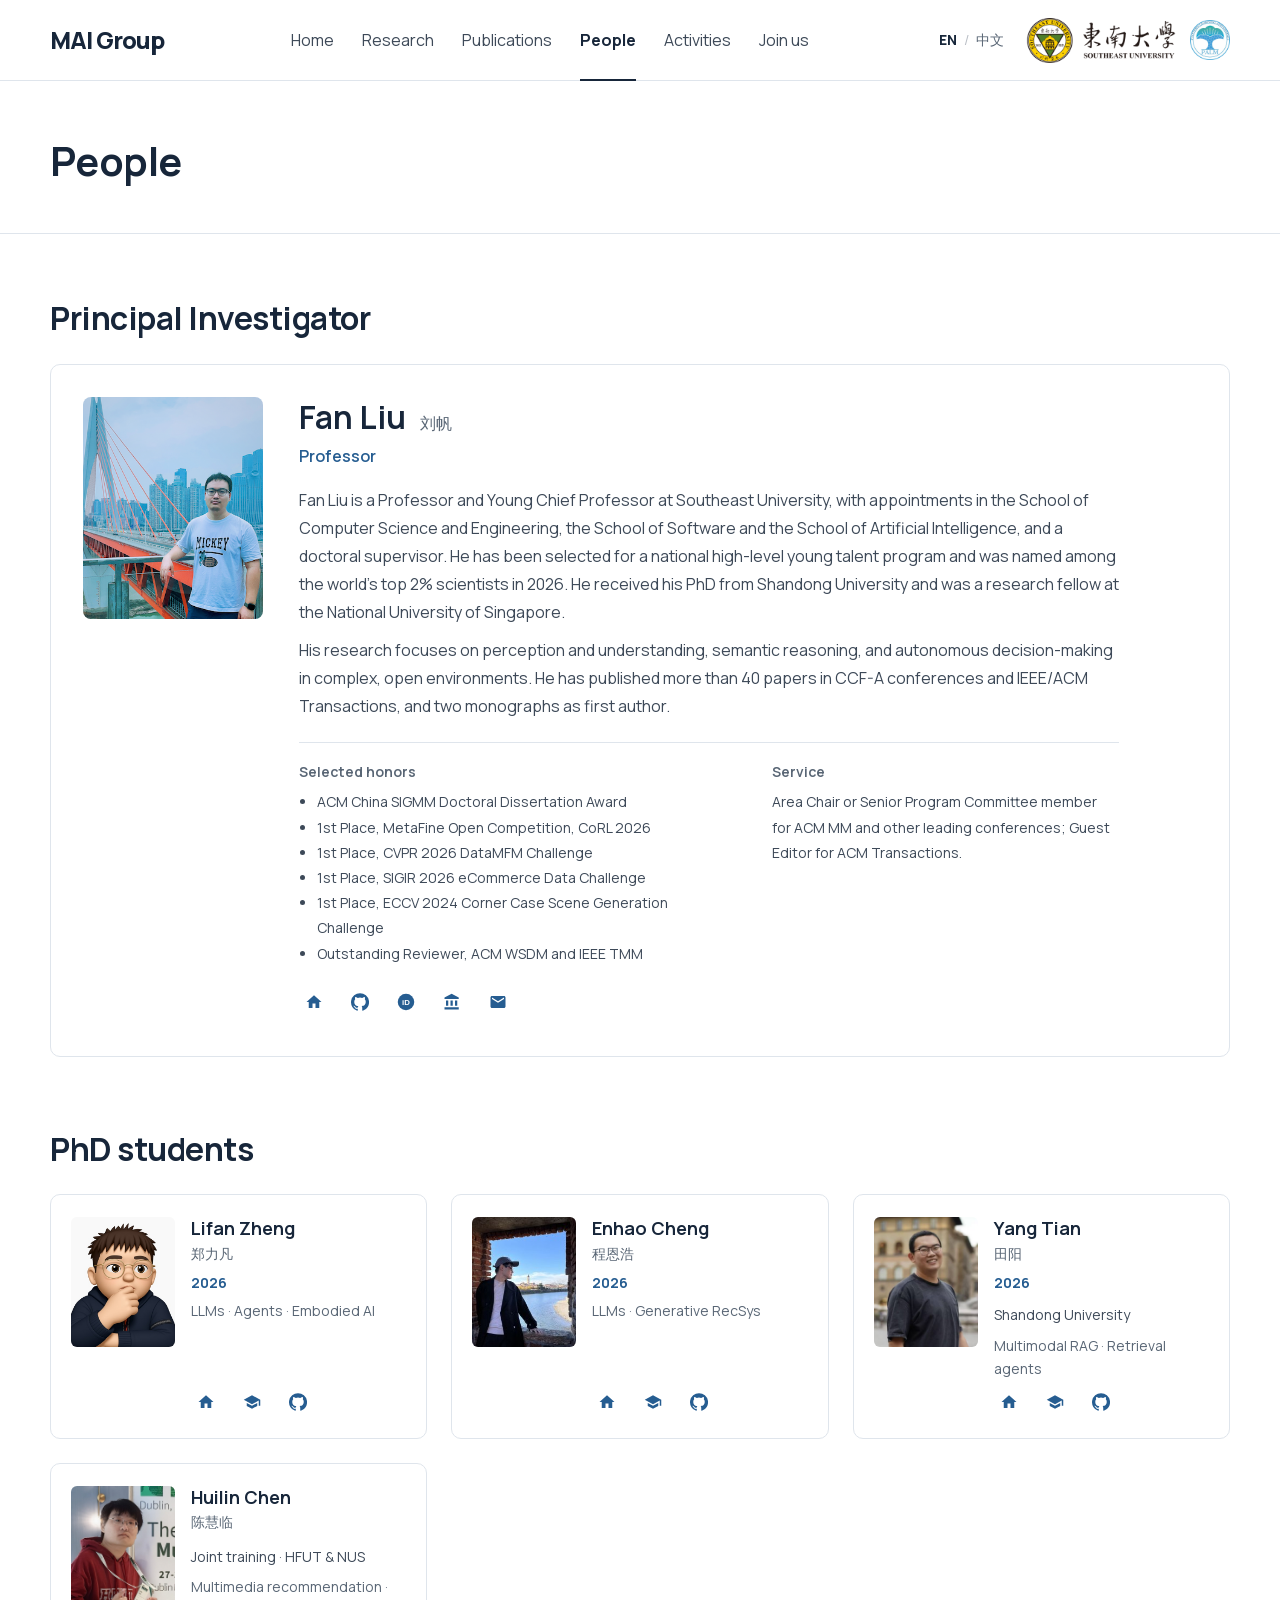
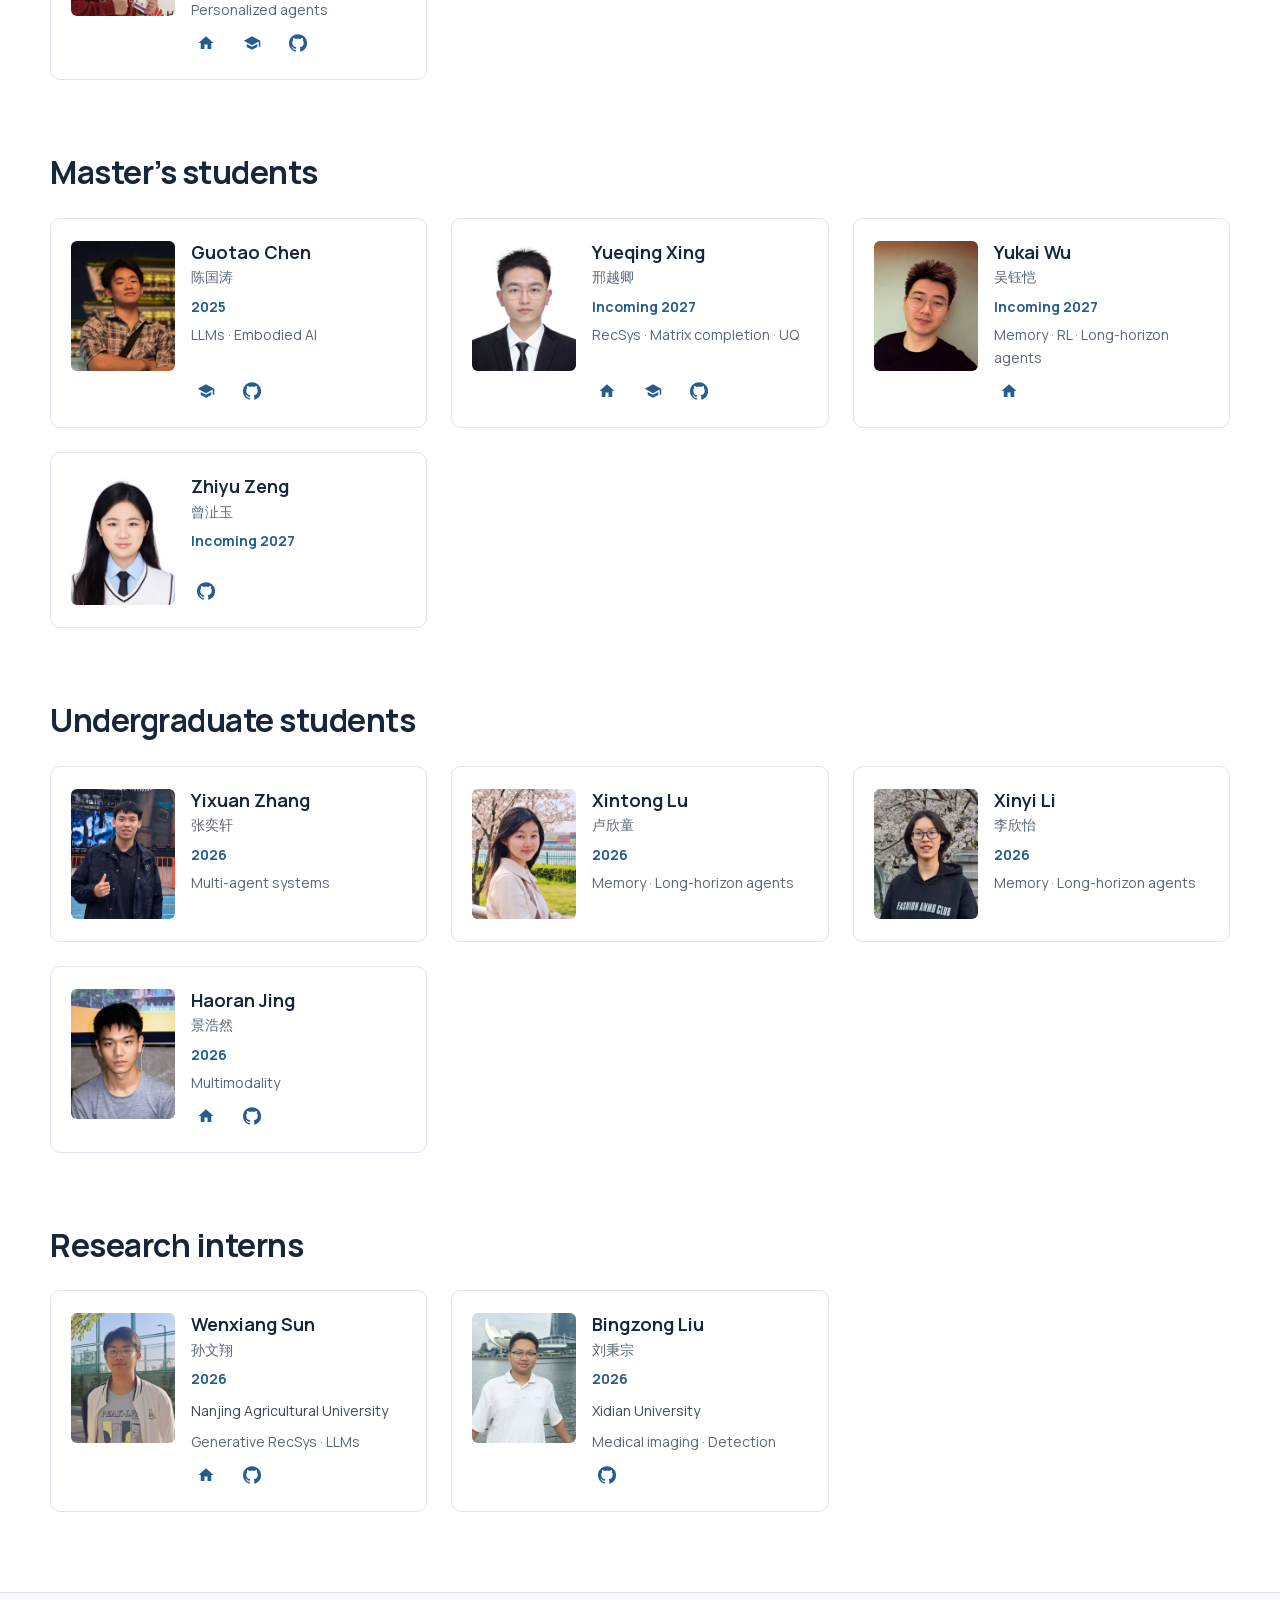
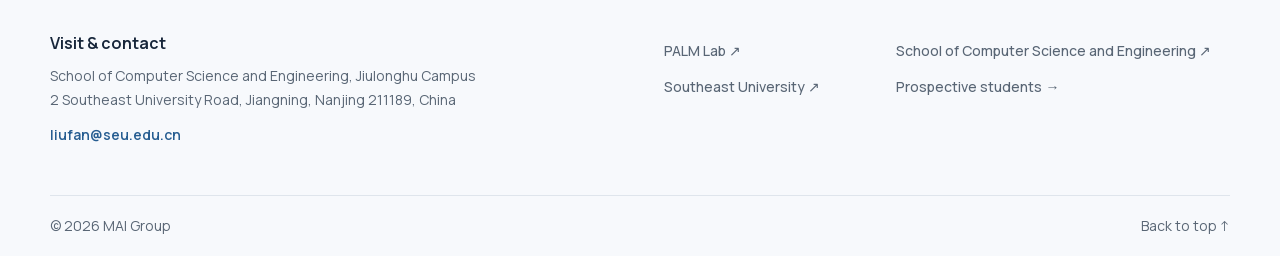
<file: people.html>
<!doctype html>
<html lang="en">
  <head>
    <meta charset="UTF-8" />
    <meta name="viewport" content="width=device-width, initial-scale=1" />
    <title>People · MAI Group</title>
    <meta name="description" content="MAI Group studies multimodal perception, semantic reasoning and autonomous decision-making within PALM Lab at Southeast University." />
    <meta name="theme-color" content="#ffffff" />
    <meta property="og:title" content="People · MAI Group" />
    <meta property="og:description" content="Multimodal Autonomous Intelligence at Southeast University" />
    <link rel="icon" href="assets/favicon.svg" type="image/svg+xml" />
    <link rel="stylesheet" href="assets/fonts.css" />
    <link rel="stylesheet" href="style.css" />
    <script src="content.js" defer></script>
    <script src="model.js" defer></script>
    <script src="app.js" defer></script>
  </head>
  <body data-page="people">
    <a data-en="Skip to content" data-zh="跳转到正文" href="#main" class="skip-link">Skip to content</a>
    <header class="site-header">
      <div class="container header-inner">
        <a href="index.html" class="brand" aria-label="MAI Group home">MAI Group</a>
        <nav class="main-nav" id="main-nav" aria-label="Main navigation">
          <a data-en="Home" data-zh="首页" href="index.html">Home</a>
          <a data-en="Research" data-zh="研究方向" href="research.html">Research</a>
          <a data-en="Publications" data-zh="研究成果" href="publications.html">Publications</a>
          <a data-en="People" data-zh="团队" href="people.html" class="active" aria-current="page">People</a>
          <a data-en="Activities" data-zh="组内活动" href="activities.html">Activities</a>
          <a data-en="Join us" data-zh="加入我们" href="join.html">Join us</a>
        </nav>
        <div class="header-tools">
          <button class="language-toggle" id="language-toggle" aria-label="Switch to Chinese"><span data-lang-label="en" class="active">EN</span><span aria-hidden="true">/</span><span data-lang-label="zh">中文</span></button>
          <div class="institution-logos">
            <a href="https://www.seu.edu.cn/" target="_blank" rel="noopener noreferrer" aria-label="Southeast University"><img src="assets/identity/seu.png" alt="Southeast University / 东南大学" class="seu-logo" fetchpriority="high" decoding="async" /></a>
            <a href="https://palm.seu.edu.cn/" target="_blank" rel="noopener noreferrer" aria-label="PALM Lab"><img src="assets/identity/palm.png" alt="PALM Lab" class="palm-logo" fetchpriority="high" decoding="async" /></a>
          </div>
          <button class="menu-toggle" id="menu-toggle" aria-expanded="false" aria-controls="main-nav" aria-label="Open navigation"><span></span><span></span></button>
        </div>
      </div>
    </header>
    <main id="main">
      <section class="page-hero">
        <div class="container page-hero-inner">

          <h1 data-en="People" data-zh="团队成员" class="display">People</h1>

        </div>
      </section>
      <div class="container">
      <section class="people-section">
        <div class="section-head"><div><h2 data-en="Principal Investigator" data-zh="课题组负责人" class="display">Principal Investigator</h2></div></div>
        <article class="card faculty-profile" id="fan-liu">
          <img src="assets/fan-liu-official.png" alt="Fan Liu / 刘帆" class="faculty-portrait" loading="lazy" decoding="async" />
          <div>
            <div class="name-line">
              <h3 data-en="Fan Liu" data-zh="刘帆">Fan Liu</h3>
              <span data-en="刘帆" data-zh="Fan Liu">刘帆</span>
            </div>
            <p data-en="Professor" data-zh="教授" class="faculty-role">Professor</p>
            <div class="faculty-bio">
              <p data-en="Fan Liu is a Professor and Young Chief Professor at Southeast University, with appointments in the School of Computer Science and Engineering, the School of Software and the School of Artificial Intelligence, and a doctoral supervisor. He has been selected for a national high-level young talent program and was named among the world's top 2% scientists in 2026. He received his PhD from Shandong University and was a research fellow at the National University of Singapore." data-zh="刘帆，东南大学计算机科学与工程学院、软件学院、人工智能学院教授，青年首席教授，国家级高层次青年人才，博士生导师，入选 2026 年全球前 2% 顶尖科学家榜。博士毕业于山东大学，曾任新加坡国立大学研究员。">Fan Liu is a Professor and Young Chief Professor at Southeast University, with appointments in the School of Computer Science and Engineering, the School of Software and the School of Artificial Intelligence, and a doctoral supervisor. He has been selected for a national high-level young talent program and was named among the world's top 2% scientists in 2026. He received his PhD from Shandong University and was a research fellow at the National University of Singapore.</p>
              <p data-en="His research focuses on perception and understanding, semantic reasoning, and autonomous decision-making in complex, open environments. He has published more than 40 papers in CCF-A conferences and IEEE/ACM Transactions, and two monographs as first author." data-zh="研究聚焦复杂开放环境中的感知与理解、语义推理和自主决策。在 CCF-A 类国际会议及 IEEE/ACM 汇刊等高水平期刊和会议发表论文 40 余篇，出版第一作者学术专著 2 部。">His research focuses on perception and understanding, semantic reasoning, and autonomous decision-making in complex, open environments. He has published more than 40 papers in CCF-A conferences and IEEE/ACM Transactions, and two monographs as first author.</p>
            </div>
            <div class="faculty-facts">
              <div>
                <h4 data-en="Selected honors" data-zh="主要荣誉">Selected honors</h4>
                <ul>
                  <li data-en="ACM China SIGMM Doctoral Dissertation Award" data-zh="ACM China SIGMM 优秀博士论文奖">ACM China SIGMM Doctoral Dissertation Award</li>
                  <li data-en="1st Place, MetaFine Open Competition, CoRL 2026" data-zh="CoRL 2026 MetaFine 公开赛第一名">1st Place, MetaFine Open Competition, CoRL 2026</li>
                  <li data-en="1st Place, CVPR 2026 DataMFM Challenge" data-zh="CVPR 2026 DataMFM Challenge 第一名">1st Place, CVPR 2026 DataMFM Challenge</li>
                  <li data-en="1st Place, SIGIR 2026 eCommerce Data Challenge" data-zh="SIGIR 2026 eCommerce Data Challenge 第一名">1st Place, SIGIR 2026 eCommerce Data Challenge</li>
                  <li data-en="1st Place, ECCV 2024 Corner Case Scene Generation Challenge" data-zh="ECCV 2024 Corner Case Scene Generation Challenge 第一名">1st Place, ECCV 2024 Corner Case Scene Generation Challenge</li>
                  <li data-en="Outstanding Reviewer, ACM WSDM and IEEE TMM" data-zh="ACM WSDM、IEEE TMM 杰出审稿人">Outstanding Reviewer, ACM WSDM and IEEE TMM</li>
                </ul>
              </div>
              <div>
                <h4 data-en="Service" data-zh="学术服务">Service</h4>
                <p data-en="Area Chair or Senior Program Committee member for ACM MM and other leading conferences; Guest Editor for ACM Transactions." data-zh="多次担任 ACM MM 等国际顶级学术会议领域主席或资深程序委员会委员，担任 ACM 汇刊客座编辑。">Area Chair or Senior Program Committee member for ACM MM and other leading conferences; Guest Editor for ACM Transactions.</p>
              </div>
            </div>
            <div class="icon-links"><a href="https://liufancs.github.io/" title="Homepage" aria-label="Homepage" target="_blank" rel="noopener noreferrer"><svg viewBox="0 0 24 24" fill="currentColor" aria-hidden="true"><path d="M10 20v-6h4v6h5v-8h3L12 3 2 12h3v8z"/></svg></a><a href="https://github.com/liufancs" title="GitHub" aria-label="GitHub" target="_blank" rel="noopener noreferrer"><svg viewBox="0 0 24 24" fill="currentColor" aria-hidden="true"><path d="M12 .3a12 12 0 0 0-3.8 23.38c.6.12.83-.26.83-.57v-2.03c-3.34.73-4.04-1.6-4.04-1.6-.55-1.4-1.34-1.76-1.34-1.76-1.08-.75.09-.73.09-.73 1.2.08 1.84 1.24 1.84 1.24 1.07 1.83 2.8 1.3 3.49 1 .1-.78.42-1.3.76-1.6-2.67-.3-5.47-1.33-5.47-5.93 0-1.31.47-2.38 1.24-3.22-.14-.3-.54-1.52.1-3.18 0 0 1-.32 3.3 1.23a11.5 11.5 0 0 1 6 0c2.28-1.55 3.29-1.23 3.29-1.23.64 1.66.24 2.88.12 3.18.77.84 1.23 1.91 1.23 3.22 0 4.61-2.8 5.62-5.48 5.92.43.37.82 1.1.82 2.22v3.29c0 .32.21.69.82.57A12 12 0 0 0 12 .3"/></svg></a><a href="https://orcid.org/0000-0002-4547-3982" title="ORCID" aria-label="ORCID" target="_blank" rel="noopener noreferrer"><svg viewBox="0 0 24 24" fill="currentColor" aria-hidden="true"><circle cx="12" cy="12" r="11"/><text x="12" y="16.2" text-anchor="middle" font-size="10.5" font-weight="700" font-family="Arial, sans-serif" fill="#fff">iD</text></svg></a><a href="https://cs.seu.edu.cn/liufan/main.htm" title="SEU profile" aria-label="SEU profile" target="_blank" rel="noopener noreferrer"><svg viewBox="0 0 24 24" fill="currentColor" aria-hidden="true"><path d="M4 10v7h3v-7H4zm6 0v7h3v-7h-3zM2 22h19v-3H2v3zm14-12v7h3v-7h-3zm-4.5-9L2 6v2h19V6l-9.5-5z"/></svg></a><a href="mailto:liufan@seu.edu.cn" title="Email" aria-label="Email"><svg viewBox="0 0 24 24" fill="currentColor" aria-hidden="true"><path d="M20 4H4c-1.1 0-2 .9-2 2v12c0 1.1.9 2 2 2h16c1.1 0 2-.9 2-2V6c0-1.1-.9-2-2-2zm0 4-8 5-8-5V6l8 5 8-5v2z"/></svg></a></div>
          </div>
        </article>
      </section>
      <section class="people-section" id="phd">
        <div class="section-head"><div><h2 data-en="PhD students" data-zh="博士生" class="display">PhD students</h2></div></div>
        <div class="people-grid">
          <article class="card person-card" id="lifan-zheng">
            <img src="assets/people/lifan-zheng.jpg" alt="Lifan Zheng" class="portrait" loading="lazy" decoding="async" />
            <div class="person-info">
              <h3 data-en="Lifan Zheng" data-zh="郑力凡">Lifan Zheng</h3>
              <p data-en="郑力凡" data-zh="Lifan Zheng" class="person-other-name">郑力凡</p>
              <p data-en="2026" data-zh="2026" class="person-year">2026</p>
              <p data-en="LLMs · Agents · Embodied AI" data-zh="大语言模型 · 智能体 · 具身智能" class="person-interests">LLMs · Agents · Embodied AI</p>
              <div class="icon-links"><a href="https://z1ivan.github.io/" title="Homepage" aria-label="Homepage" target="_blank" rel="noopener noreferrer"><svg viewBox="0 0 24 24" fill="currentColor" aria-hidden="true"><path d="M10 20v-6h4v6h5v-8h3L12 3 2 12h3v8z"/></svg></a><a href="https://scholar.google.com/citations?user=GDaqEpYAAAAJ" title="Google Scholar" aria-label="Google Scholar" target="_blank" rel="noopener noreferrer"><svg viewBox="0 0 24 24" fill="currentColor" aria-hidden="true"><path d="M5 13.18v4L12 21l7-3.82v-4L12 17l-7-3.82zM12 3 1 9l11 6 9-4.91V17h2V9L12 3z"/></svg></a><a href="https://github.com/z1ivan" title="GitHub" aria-label="GitHub" target="_blank" rel="noopener noreferrer"><svg viewBox="0 0 24 24" fill="currentColor" aria-hidden="true"><path d="M12 .3a12 12 0 0 0-3.8 23.38c.6.12.83-.26.83-.57v-2.03c-3.34.73-4.04-1.6-4.04-1.6-.55-1.4-1.34-1.76-1.34-1.76-1.08-.75.09-.73.09-.73 1.2.08 1.84 1.24 1.84 1.24 1.07 1.83 2.8 1.3 3.49 1 .1-.78.42-1.3.76-1.6-2.67-.3-5.47-1.33-5.47-5.93 0-1.31.47-2.38 1.24-3.22-.14-.3-.54-1.52.1-3.18 0 0 1-.32 3.3 1.23a11.5 11.5 0 0 1 6 0c2.28-1.55 3.29-1.23 3.29-1.23.64 1.66.24 2.88.12 3.18.77.84 1.23 1.91 1.23 3.22 0 4.61-2.8 5.62-5.48 5.92.43.37.82 1.1.82 2.22v3.29c0 .32.21.69.82.57A12 12 0 0 0 12 .3"/></svg></a></div>
            </div>
          </article>
          <article class="card person-card" id="enhao-cheng">
            <img src="assets/people/enhao-cheng.jpg" alt="Enhao Cheng" class="portrait" loading="lazy" decoding="async" />
            <div class="person-info">
              <h3 data-en="Enhao Cheng" data-zh="程恩浩">Enhao Cheng</h3>
              <p data-en="程恩浩" data-zh="Enhao Cheng" class="person-other-name">程恩浩</p>
              <p data-en="2026" data-zh="2026" class="person-year">2026</p>
              <p data-en="LLMs · Generative RecSys" data-zh="大语言模型 · 生成式推荐" class="person-interests">LLMs · Generative RecSys</p>
              <div class="icon-links"><a href="https://chehaoa.github.io/" title="Homepage" aria-label="Homepage" target="_blank" rel="noopener noreferrer"><svg viewBox="0 0 24 24" fill="currentColor" aria-hidden="true"><path d="M10 20v-6h4v6h5v-8h3L12 3 2 12h3v8z"/></svg></a><a href="https://scholar.google.com/citations?user=Cou2xGUAAAAJ" title="Google Scholar" aria-label="Google Scholar" target="_blank" rel="noopener noreferrer"><svg viewBox="0 0 24 24" fill="currentColor" aria-hidden="true"><path d="M5 13.18v4L12 21l7-3.82v-4L12 17l-7-3.82zM12 3 1 9l11 6 9-4.91V17h2V9L12 3z"/></svg></a><a href="https://github.com/chehaoa" title="GitHub" aria-label="GitHub" target="_blank" rel="noopener noreferrer"><svg viewBox="0 0 24 24" fill="currentColor" aria-hidden="true"><path d="M12 .3a12 12 0 0 0-3.8 23.38c.6.12.83-.26.83-.57v-2.03c-3.34.73-4.04-1.6-4.04-1.6-.55-1.4-1.34-1.76-1.34-1.76-1.08-.75.09-.73.09-.73 1.2.08 1.84 1.24 1.84 1.24 1.07 1.83 2.8 1.3 3.49 1 .1-.78.42-1.3.76-1.6-2.67-.3-5.47-1.33-5.47-5.93 0-1.31.47-2.38 1.24-3.22-.14-.3-.54-1.52.1-3.18 0 0 1-.32 3.3 1.23a11.5 11.5 0 0 1 6 0c2.28-1.55 3.29-1.23 3.29-1.23.64 1.66.24 2.88.12 3.18.77.84 1.23 1.91 1.23 3.22 0 4.61-2.8 5.62-5.48 5.92.43.37.82 1.1.82 2.22v3.29c0 .32.21.69.82.57A12 12 0 0 0 12 .3"/></svg></a></div>
            </div>
          </article>
          <article class="card person-card" id="yang-tian">
            <img src="assets/people/yang-tian.jpg" alt="Yang Tian" class="portrait" loading="lazy" decoding="async" />
            <div class="person-info">
              <h3 data-en="Yang Tian" data-zh="田阳">Yang Tian</h3>
              <p data-en="田阳" data-zh="Yang Tian" class="person-other-name">田阳</p>
              <p data-en="2026" data-zh="2026" class="person-year">2026</p>
              <p data-en="Shandong University" data-zh="山东大学" class="person-institution">Shandong University</p>
              <p data-en="Multimodal RAG · Retrieval agents" data-zh="多模态 RAG · 检索智能体" class="person-interests">Multimodal RAG · Retrieval agents</p>
              <div class="icon-links"><a href="https://tyangjn.github.io/" title="Homepage" aria-label="Homepage" target="_blank" rel="noopener noreferrer"><svg viewBox="0 0 24 24" fill="currentColor" aria-hidden="true"><path d="M10 20v-6h4v6h5v-8h3L12 3 2 12h3v8z"/></svg></a><a href="https://scholar.google.com/citations?user=4n4O7YAAAAAJ" title="Google Scholar" aria-label="Google Scholar" target="_blank" rel="noopener noreferrer"><svg viewBox="0 0 24 24" fill="currentColor" aria-hidden="true"><path d="M5 13.18v4L12 21l7-3.82v-4L12 17l-7-3.82zM12 3 1 9l11 6 9-4.91V17h2V9L12 3z"/></svg></a><a href="https://github.com/TyangJN" title="GitHub" aria-label="GitHub" target="_blank" rel="noopener noreferrer"><svg viewBox="0 0 24 24" fill="currentColor" aria-hidden="true"><path d="M12 .3a12 12 0 0 0-3.8 23.38c.6.12.83-.26.83-.57v-2.03c-3.34.73-4.04-1.6-4.04-1.6-.55-1.4-1.34-1.76-1.34-1.76-1.08-.75.09-.73.09-.73 1.2.08 1.84 1.24 1.84 1.24 1.07 1.83 2.8 1.3 3.49 1 .1-.78.42-1.3.76-1.6-2.67-.3-5.47-1.33-5.47-5.93 0-1.31.47-2.38 1.24-3.22-.14-.3-.54-1.52.1-3.18 0 0 1-.32 3.3 1.23a11.5 11.5 0 0 1 6 0c2.28-1.55 3.29-1.23 3.29-1.23.64 1.66.24 2.88.12 3.18.77.84 1.23 1.91 1.23 3.22 0 4.61-2.8 5.62-5.48 5.92.43.37.82 1.1.82 2.22v3.29c0 .32.21.69.82.57A12 12 0 0 0 12 .3"/></svg></a></div>
            </div>
          </article>
          <article class="card person-card" id="huilin-chen">
            <img src="assets/people/huilin-chen.jpg" alt="Huilin Chen" class="portrait" loading="lazy" decoding="async" />
            <div class="person-info">
              <h3 data-en="Huilin Chen" data-zh="陈慧临">Huilin Chen</h3>
              <p data-en="陈慧临" data-zh="Huilin Chen" class="person-other-name">陈慧临</p>
              <p data-en="Joint training · HFUT &amp; NUS" data-zh="联合培养 · 合肥工业大学 &amp; 新加坡国立大学" class="person-institution">Joint training · HFUT &amp; NUS</p>
              <p data-en="Multimedia recommendation · Personalized agents" data-zh="多媒体推荐 · 个性化智能体" class="person-interests">Multimedia recommendation · Personalized agents</p>
              <div class="icon-links"><a href="https://huilinchenjn.github.io/" title="Homepage" aria-label="Homepage" target="_blank" rel="noopener noreferrer"><svg viewBox="0 0 24 24" fill="currentColor" aria-hidden="true"><path d="M10 20v-6h4v6h5v-8h3L12 3 2 12h3v8z"/></svg></a><a href="https://scholar.google.com/citations?user=vWoJdWEAAAAJ" title="Google Scholar" aria-label="Google Scholar" target="_blank" rel="noopener noreferrer"><svg viewBox="0 0 24 24" fill="currentColor" aria-hidden="true"><path d="M5 13.18v4L12 21l7-3.82v-4L12 17l-7-3.82zM12 3 1 9l11 6 9-4.91V17h2V9L12 3z"/></svg></a><a href="https://github.com/HuilinChenJN" title="GitHub" aria-label="GitHub" target="_blank" rel="noopener noreferrer"><svg viewBox="0 0 24 24" fill="currentColor" aria-hidden="true"><path d="M12 .3a12 12 0 0 0-3.8 23.38c.6.12.83-.26.83-.57v-2.03c-3.34.73-4.04-1.6-4.04-1.6-.55-1.4-1.34-1.76-1.34-1.76-1.08-.75.09-.73.09-.73 1.2.08 1.84 1.24 1.84 1.24 1.07 1.83 2.8 1.3 3.49 1 .1-.78.42-1.3.76-1.6-2.67-.3-5.47-1.33-5.47-5.93 0-1.31.47-2.38 1.24-3.22-.14-.3-.54-1.52.1-3.18 0 0 1-.32 3.3 1.23a11.5 11.5 0 0 1 6 0c2.28-1.55 3.29-1.23 3.29-1.23.64 1.66.24 2.88.12 3.18.77.84 1.23 1.91 1.23 3.22 0 4.61-2.8 5.62-5.48 5.92.43.37.82 1.1.82 2.22v3.29c0 .32.21.69.82.57A12 12 0 0 0 12 .3"/></svg></a></div>
            </div>
          </article>
        </div>
      </section>
      <section class="people-section" id="masters">
        <div class="section-head"><div><h2 data-en="Master’s students" data-zh="硕士生" class="display">Master’s students</h2></div></div>
        <div class="people-grid">
          <article class="card person-card" id="guotao-chen">
            <img src="assets/people/guotao-chen.jpg" alt="Guotao Chen" class="portrait" loading="lazy" decoding="async" />
            <div class="person-info">
              <h3 data-en="Guotao Chen" data-zh="陈国涛">Guotao Chen</h3>
              <p data-en="陈国涛" data-zh="Guotao Chen" class="person-other-name">陈国涛</p>
              <p data-en="2025" data-zh="2025" class="person-year">2025</p>
              <p data-en="LLMs · Embodied AI" data-zh="大语言模型 · 具身智能" class="person-interests">LLMs · Embodied AI</p>
              <div class="icon-links"><a href="https://scholar.google.com/citations?user=edPVJ2sAAAAJ" title="Google Scholar" aria-label="Google Scholar" target="_blank" rel="noopener noreferrer"><svg viewBox="0 0 24 24" fill="currentColor" aria-hidden="true"><path d="M5 13.18v4L12 21l7-3.82v-4L12 17l-7-3.82zM12 3 1 9l11 6 9-4.91V17h2V9L12 3z"/></svg></a><a href="https://github.com/cgt00better-a11y" title="GitHub" aria-label="GitHub" target="_blank" rel="noopener noreferrer"><svg viewBox="0 0 24 24" fill="currentColor" aria-hidden="true"><path d="M12 .3a12 12 0 0 0-3.8 23.38c.6.12.83-.26.83-.57v-2.03c-3.34.73-4.04-1.6-4.04-1.6-.55-1.4-1.34-1.76-1.34-1.76-1.08-.75.09-.73.09-.73 1.2.08 1.84 1.24 1.84 1.24 1.07 1.83 2.8 1.3 3.49 1 .1-.78.42-1.3.76-1.6-2.67-.3-5.47-1.33-5.47-5.93 0-1.31.47-2.38 1.24-3.22-.14-.3-.54-1.52.1-3.18 0 0 1-.32 3.3 1.23a11.5 11.5 0 0 1 6 0c2.28-1.55 3.29-1.23 3.29-1.23.64 1.66.24 2.88.12 3.18.77.84 1.23 1.91 1.23 3.22 0 4.61-2.8 5.62-5.48 5.92.43.37.82 1.1.82 2.22v3.29c0 .32.21.69.82.57A12 12 0 0 0 12 .3"/></svg></a></div>
            </div>
          </article>
          <article class="card person-card" id="yueqing-xing">
            <img src="assets/people/yueqing-xing.jpg" alt="Yueqing Xing" class="portrait" loading="lazy" decoding="async" />
            <div class="person-info">
              <h3 data-en="Yueqing Xing" data-zh="邢越卿">Yueqing Xing</h3>
              <p data-en="邢越卿" data-zh="Yueqing Xing" class="person-other-name">邢越卿</p>
              <p data-en="Incoming 2027" data-zh="2027 级（待入学）" class="person-year">Incoming 2027</p>
              <p data-en="RecSys · Matrix completion · UQ" data-zh="推荐系统 · 矩阵补全 · 不确定性量化" class="person-interests">RecSys · Matrix completion · UQ</p>
              <div class="icon-links"><a href="https://xingyueqing1-source.github.io/" title="Homepage" aria-label="Homepage" target="_blank" rel="noopener noreferrer"><svg viewBox="0 0 24 24" fill="currentColor" aria-hidden="true"><path d="M10 20v-6h4v6h5v-8h3L12 3 2 12h3v8z"/></svg></a><a href="https://scholar.google.com/citations?user=F9wLIu8AAAAJ" title="Google Scholar" aria-label="Google Scholar" target="_blank" rel="noopener noreferrer"><svg viewBox="0 0 24 24" fill="currentColor" aria-hidden="true"><path d="M5 13.18v4L12 21l7-3.82v-4L12 17l-7-3.82zM12 3 1 9l11 6 9-4.91V17h2V9L12 3z"/></svg></a><a href="https://github.com/xingyueqing1-source" title="GitHub" aria-label="GitHub" target="_blank" rel="noopener noreferrer"><svg viewBox="0 0 24 24" fill="currentColor" aria-hidden="true"><path d="M12 .3a12 12 0 0 0-3.8 23.38c.6.12.83-.26.83-.57v-2.03c-3.34.73-4.04-1.6-4.04-1.6-.55-1.4-1.34-1.76-1.34-1.76-1.08-.75.09-.73.09-.73 1.2.08 1.84 1.24 1.84 1.24 1.07 1.83 2.8 1.3 3.49 1 .1-.78.42-1.3.76-1.6-2.67-.3-5.47-1.33-5.47-5.93 0-1.31.47-2.38 1.24-3.22-.14-.3-.54-1.52.1-3.18 0 0 1-.32 3.3 1.23a11.5 11.5 0 0 1 6 0c2.28-1.55 3.29-1.23 3.29-1.23.64 1.66.24 2.88.12 3.18.77.84 1.23 1.91 1.23 3.22 0 4.61-2.8 5.62-5.48 5.92.43.37.82 1.1.82 2.22v3.29c0 .32.21.69.82.57A12 12 0 0 0 12 .3"/></svg></a></div>
            </div>
          </article>
          <article class="card person-card" id="yukai-wu">
            <img src="assets/people/yukai-wu.jpg" alt="Yukai Wu" class="portrait" loading="lazy" decoding="async" />
            <div class="person-info">
              <h3 data-en="Yukai Wu" data-zh="吴钰恺">Yukai Wu</h3>
              <p data-en="吴钰恺" data-zh="Yukai Wu" class="person-other-name">吴钰恺</p>
              <p data-en="Incoming 2027" data-zh="2027 级（待入学）" class="person-year">Incoming 2027</p>
              <p data-en="Memory · RL · Long-horizon agents" data-zh="记忆 · 强化学习 · 长程智能体" class="person-interests">Memory · RL · Long-horizon agents</p>
              <div class="icon-links"><a href="https://mustbeasaltyfish.github.io/" title="Homepage" aria-label="Homepage" target="_blank" rel="noopener noreferrer"><svg viewBox="0 0 24 24" fill="currentColor" aria-hidden="true"><path d="M10 20v-6h4v6h5v-8h3L12 3 2 12h3v8z"/></svg></a></div>
            </div>
          </article>
          <article class="card person-card" id="zhiyu-zeng">
            <img src="assets/people/zhiyu-zeng.jpg" alt="Zhiyu Zeng" class="portrait" loading="lazy" decoding="async" />
            <div class="person-info">
              <h3 data-en="Zhiyu Zeng" data-zh="曾沚玉">Zhiyu Zeng</h3>
              <p data-en="曾沚玉" data-zh="Zhiyu Zeng" class="person-other-name">曾沚玉</p>
              <p data-en="Incoming 2027" data-zh="2027 级（待入学）" class="person-year">Incoming 2027</p>
              <div class="icon-links"><a href="https://github.com/AMHOH" title="GitHub" aria-label="GitHub" target="_blank" rel="noopener noreferrer"><svg viewBox="0 0 24 24" fill="currentColor" aria-hidden="true"><path d="M12 .3a12 12 0 0 0-3.8 23.38c.6.12.83-.26.83-.57v-2.03c-3.34.73-4.04-1.6-4.04-1.6-.55-1.4-1.34-1.76-1.34-1.76-1.08-.75.09-.73.09-.73 1.2.08 1.84 1.24 1.84 1.24 1.07 1.83 2.8 1.3 3.49 1 .1-.78.42-1.3.76-1.6-2.67-.3-5.47-1.33-5.47-5.93 0-1.31.47-2.38 1.24-3.22-.14-.3-.54-1.52.1-3.18 0 0 1-.32 3.3 1.23a11.5 11.5 0 0 1 6 0c2.28-1.55 3.29-1.23 3.29-1.23.64 1.66.24 2.88.12 3.18.77.84 1.23 1.91 1.23 3.22 0 4.61-2.8 5.62-5.48 5.92.43.37.82 1.1.82 2.22v3.29c0 .32.21.69.82.57A12 12 0 0 0 12 .3"/></svg></a></div>
            </div>
          </article>
        </div>
      </section>
      <section class="people-section" id="undergraduates">
        <div class="section-head"><div><h2 data-en="Undergraduate students" data-zh="本科生" class="display">Undergraduate students</h2></div></div>
        <div class="people-grid">
          <article class="card person-card" id="yixuan-zhang">
            <img src="assets/people/yixuan-zhang.jpg" alt="Yixuan Zhang" class="portrait" loading="lazy" decoding="async" />
            <div class="person-info">
              <h3 data-en="Yixuan Zhang" data-zh="张奕轩">Yixuan Zhang</h3>
              <p data-en="张奕轩" data-zh="Yixuan Zhang" class="person-other-name">张奕轩</p>
              <p data-en="2026" data-zh="2026" class="person-year">2026</p>
              <p data-en="Multi-agent systems" data-zh="多智能体" class="person-interests">Multi-agent systems</p>
            </div>
          </article>
          <article class="card person-card" id="xintong-lu">
            <img src="assets/people/xintong-lu.jpg" alt="Xintong Lu" class="portrait" loading="lazy" decoding="async" />
            <div class="person-info">
              <h3 data-en="Xintong Lu" data-zh="卢欣童">Xintong Lu</h3>
              <p data-en="卢欣童" data-zh="Xintong Lu" class="person-other-name">卢欣童</p>
              <p data-en="2026" data-zh="2026" class="person-year">2026</p>
              <p data-en="Memory · Long-horizon agents" data-zh="记忆 · 长程智能体" class="person-interests">Memory · Long-horizon agents</p>
            </div>
          </article>
          <article class="card person-card" id="xinyi-li">
            <img src="assets/people/xinyi-li.jpg" alt="Xinyi Li" class="portrait" loading="lazy" decoding="async" />
            <div class="person-info">
              <h3 data-en="Xinyi Li" data-zh="李欣怡">Xinyi Li</h3>
              <p data-en="李欣怡" data-zh="Xinyi Li" class="person-other-name">李欣怡</p>
              <p data-en="2026" data-zh="2026" class="person-year">2026</p>
              <p data-en="Memory · Long-horizon agents" data-zh="记忆 · 长程智能体" class="person-interests">Memory · Long-horizon agents</p>
            </div>
          </article>
          <article class="card person-card" id="haoran-jing">
            <img src="assets/people/haoran-jing.jpg" alt="Haoran Jing" class="portrait" loading="lazy" decoding="async" />
            <div class="person-info">
              <h3 data-en="Haoran Jing" data-zh="景浩然">Haoran Jing</h3>
              <p data-en="景浩然" data-zh="Haoran Jing" class="person-other-name">景浩然</p>
              <p data-en="2026" data-zh="2026" class="person-year">2026</p>
              <p data-en="Multimodality" data-zh="多模态" class="person-interests">Multimodality</p>
              <div class="icon-links"><a href="https://jiabo12.github.io/" title="Homepage" aria-label="Homepage" target="_blank" rel="noopener noreferrer"><svg viewBox="0 0 24 24" fill="currentColor" aria-hidden="true"><path d="M10 20v-6h4v6h5v-8h3L12 3 2 12h3v8z"/></svg></a><a href="https://github.com/jiabo12" title="GitHub" aria-label="GitHub" target="_blank" rel="noopener noreferrer"><svg viewBox="0 0 24 24" fill="currentColor" aria-hidden="true"><path d="M12 .3a12 12 0 0 0-3.8 23.38c.6.12.83-.26.83-.57v-2.03c-3.34.73-4.04-1.6-4.04-1.6-.55-1.4-1.34-1.76-1.34-1.76-1.08-.75.09-.73.09-.73 1.2.08 1.84 1.24 1.84 1.24 1.07 1.83 2.8 1.3 3.49 1 .1-.78.42-1.3.76-1.6-2.67-.3-5.47-1.33-5.47-5.93 0-1.31.47-2.38 1.24-3.22-.14-.3-.54-1.52.1-3.18 0 0 1-.32 3.3 1.23a11.5 11.5 0 0 1 6 0c2.28-1.55 3.29-1.23 3.29-1.23.64 1.66.24 2.88.12 3.18.77.84 1.23 1.91 1.23 3.22 0 4.61-2.8 5.62-5.48 5.92.43.37.82 1.1.82 2.22v3.29c0 .32.21.69.82.57A12 12 0 0 0 12 .3"/></svg></a></div>
            </div>
          </article>
        </div>
      </section>
      <section class="people-section" id="interns">
        <div class="section-head"><div><h2 data-en="Research interns" data-zh="科研实习生" class="display">Research interns</h2></div></div>
        <div class="people-grid">
          <article class="card person-card" id="wenxiang-sun">
            <img src="assets/people/wenxiang-sun.jpg" alt="Wenxiang Sun" class="portrait" loading="lazy" decoding="async" />
            <div class="person-info">
              <h3 data-en="Wenxiang Sun" data-zh="孙文翔">Wenxiang Sun</h3>
              <p data-en="孙文翔" data-zh="Wenxiang Sun" class="person-other-name">孙文翔</p>
              <p data-en="2026" data-zh="2026" class="person-year">2026</p>
              <p data-en="Nanjing Agricultural University" data-zh="南京农业大学" class="person-institution">Nanjing Agricultural University</p>
              <p data-en="Generative RecSys · LLMs" data-zh="生成式推荐 · 大语言模型" class="person-interests">Generative RecSys · LLMs</p>
              <div class="icon-links"><a href="https://swx0v0.github.io/" title="Homepage" aria-label="Homepage" target="_blank" rel="noopener noreferrer"><svg viewBox="0 0 24 24" fill="currentColor" aria-hidden="true"><path d="M10 20v-6h4v6h5v-8h3L12 3 2 12h3v8z"/></svg></a><a href="https://github.com/swx0v0" title="GitHub" aria-label="GitHub" target="_blank" rel="noopener noreferrer"><svg viewBox="0 0 24 24" fill="currentColor" aria-hidden="true"><path d="M12 .3a12 12 0 0 0-3.8 23.38c.6.12.83-.26.83-.57v-2.03c-3.34.73-4.04-1.6-4.04-1.6-.55-1.4-1.34-1.76-1.34-1.76-1.08-.75.09-.73.09-.73 1.2.08 1.84 1.24 1.84 1.24 1.07 1.83 2.8 1.3 3.49 1 .1-.78.42-1.3.76-1.6-2.67-.3-5.47-1.33-5.47-5.93 0-1.31.47-2.38 1.24-3.22-.14-.3-.54-1.52.1-3.18 0 0 1-.32 3.3 1.23a11.5 11.5 0 0 1 6 0c2.28-1.55 3.29-1.23 3.29-1.23.64 1.66.24 2.88.12 3.18.77.84 1.23 1.91 1.23 3.22 0 4.61-2.8 5.62-5.48 5.92.43.37.82 1.1.82 2.22v3.29c0 .32.21.69.82.57A12 12 0 0 0 12 .3"/></svg></a></div>
            </div>
          </article>
          <article class="card person-card" id="bingzong-liu">
            <img src="assets/people/bingzong-liu.jpg" alt="Bingzong Liu" class="portrait" loading="lazy" decoding="async" />
            <div class="person-info">
              <h3 data-en="Bingzong Liu" data-zh="刘秉宗">Bingzong Liu</h3>
              <p data-en="刘秉宗" data-zh="Bingzong Liu" class="person-other-name">刘秉宗</p>
              <p data-en="2026" data-zh="2026" class="person-year">2026</p>
              <p data-en="Xidian University" data-zh="西安电子科技大学" class="person-institution">Xidian University</p>
              <p data-en="Medical imaging · Detection" data-zh="医学影像 · 目标检测" class="person-interests">Medical imaging · Detection</p>
              <div class="icon-links"><a href="https://github.com/BestSelby" title="GitHub" aria-label="GitHub" target="_blank" rel="noopener noreferrer"><svg viewBox="0 0 24 24" fill="currentColor" aria-hidden="true"><path d="M12 .3a12 12 0 0 0-3.8 23.38c.6.12.83-.26.83-.57v-2.03c-3.34.73-4.04-1.6-4.04-1.6-.55-1.4-1.34-1.76-1.34-1.76-1.08-.75.09-.73.09-.73 1.2.08 1.84 1.24 1.84 1.24 1.07 1.83 2.8 1.3 3.49 1 .1-.78.42-1.3.76-1.6-2.67-.3-5.47-1.33-5.47-5.93 0-1.31.47-2.38 1.24-3.22-.14-.3-.54-1.52.1-3.18 0 0 1-.32 3.3 1.23a11.5 11.5 0 0 1 6 0c2.28-1.55 3.29-1.23 3.29-1.23.64 1.66.24 2.88.12 3.18.77.84 1.23 1.91 1.23 3.22 0 4.61-2.8 5.62-5.48 5.92.43.37.82 1.1.82 2.22v3.29c0 .32.21.69.82.57A12 12 0 0 0 12 .3"/></svg></a></div>
            </div>
          </article>
        </div>
      </section>

      </div>
    </main>
    <footer class="site-footer">
      <div class="container footer-grid">
        <div>
          <h2 data-en="Visit &amp; contact" data-zh="访问与联系">Visit &amp; contact</h2>
          <p data-en="School of Computer Science and Engineering, Jiulonghu Campus" data-zh="东南大学九龙湖校区计算机科学与工程学院">School of Computer Science and Engineering, Jiulonghu Campus</p>
          <p data-en="2 Southeast University Road, Jiangning, Nanjing 211189, China" data-zh="南京市江宁区东南大学路 2 号 · 邮编 211189">2 Southeast University Road, Jiangning, Nanjing 211189, China</p>
          <a class="email-link" href="mailto:liufan@seu.edu.cn">liufan@seu.edu.cn</a>
        </div>
        <div class="footer-links">
          <a data-en="PALM Lab ↗" data-zh="PALM 实验室 ↗" href="https://palm.seu.edu.cn/" class="text-link" target="_blank" rel="noopener noreferrer">PALM Lab ↗</a>
          <a data-en="School of Computer Science and Engineering ↗" data-zh="东南大学计算机科学与工程学院 ↗" href="https://cs.seu.edu.cn/csen/" data-url-en="https://cs.seu.edu.cn/csen/" data-url-zh="https://cs.seu.edu.cn/" class="text-link" target="_blank" rel="noopener noreferrer">School of Computer Science and Engineering ↗</a>
          <a data-en="Southeast University ↗" data-zh="东南大学 ↗" href="https://www.seu.edu.cn/english/" data-url-en="https://www.seu.edu.cn/english/" data-url-zh="https://www.seu.edu.cn/" class="text-link" target="_blank" rel="noopener noreferrer">Southeast University ↗</a>
          <a data-en="Prospective students →" data-zh="申请与交流 →" href="join.html" class="text-link">Prospective students →</a>
        </div>
      </div>
      <div class="container footer-bottom">
        <p>© <span id="current-year">2026</span> MAI Group</p>
        <a data-en="Back to top ↑" data-zh="返回顶部 ↑" href="#">Back to top ↑</a>
      </div>
    </footer>
    <div class="toast" id="toast" role="status" aria-live="polite"></div>
    <dialog id="citation-dialog" aria-labelledby="citation-heading">
      <div class="dialog-heading">
        <h2 data-en="Citation" data-zh="引用信息" id="citation-heading">Citation</h2>
        <button id="close-dialog" aria-label="Close">×</button>
      </div>
      <p id="citation-text"></p>
      <div class="dialog-actions"><button data-en="Copy citation" data-zh="复制引用" id="copy-citation" class="button">Copy citation</button></div>
    </dialog>
  </body>
</html>
</file>
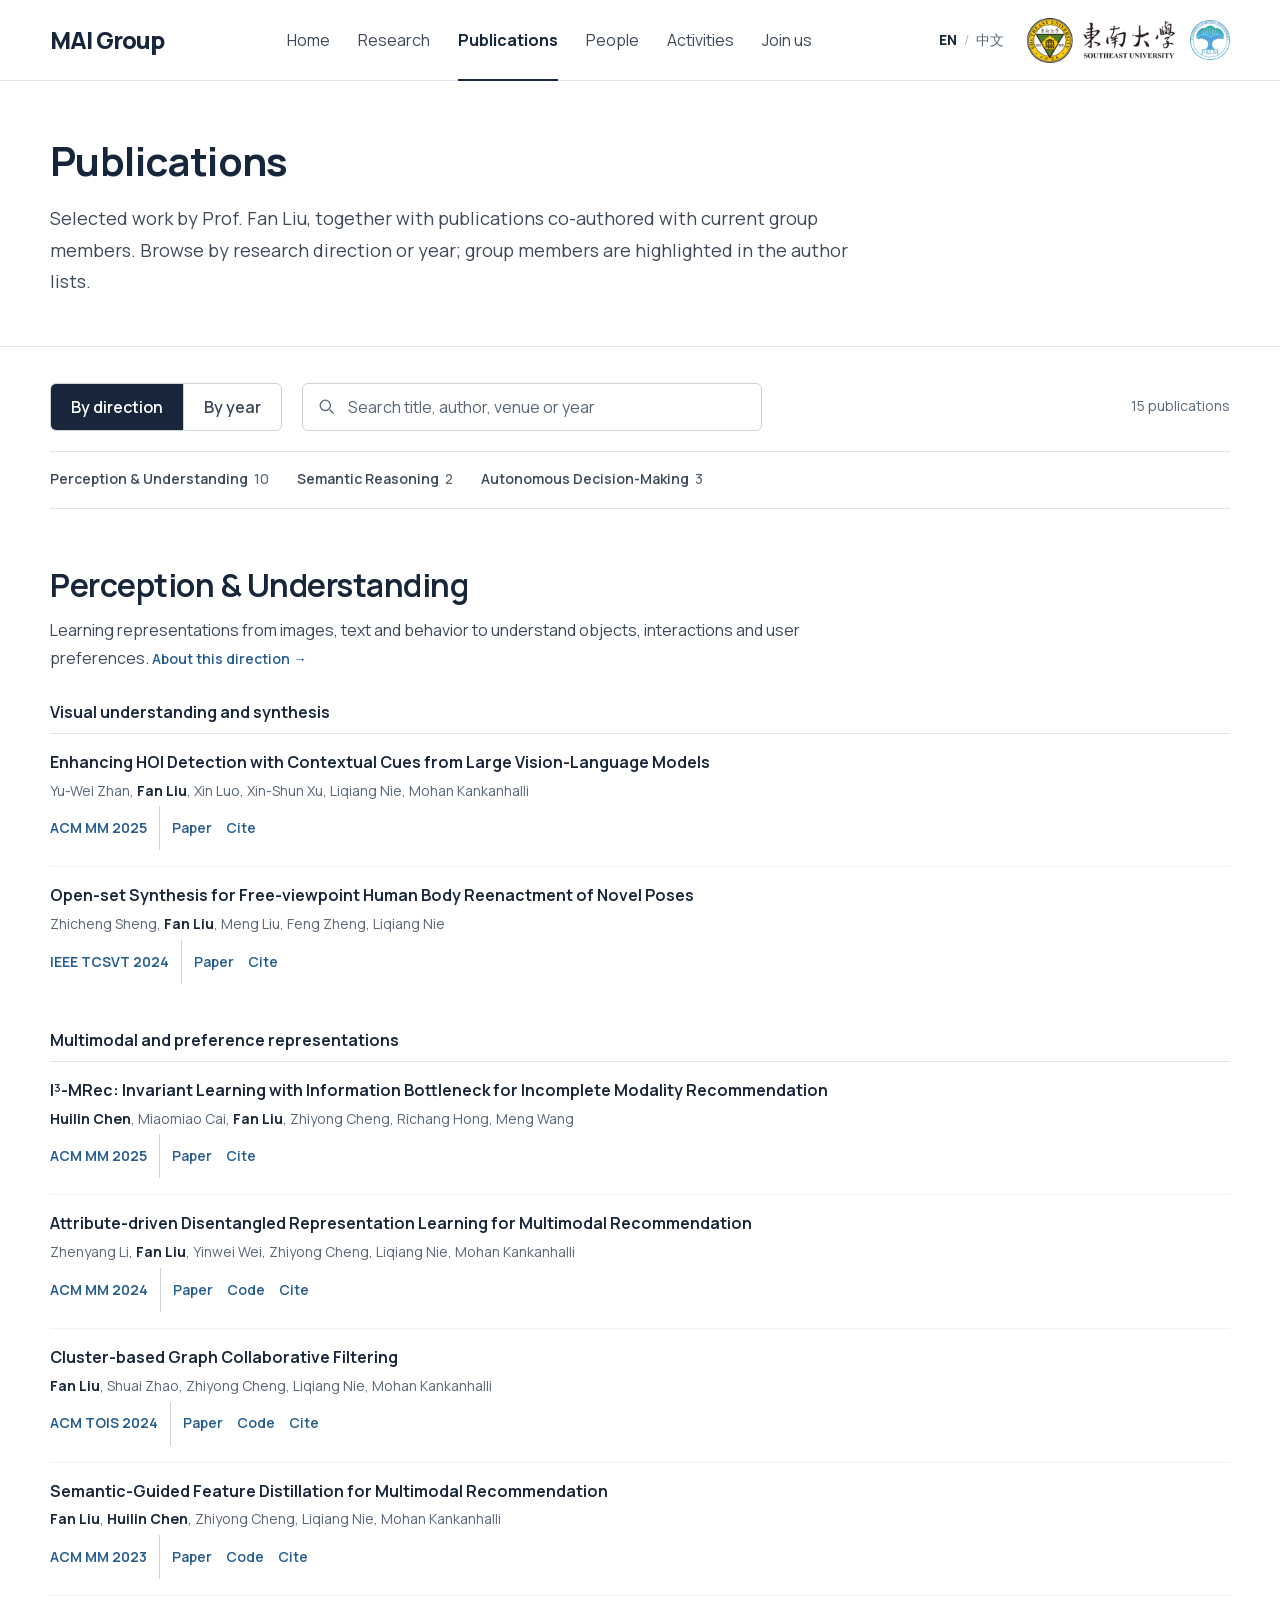
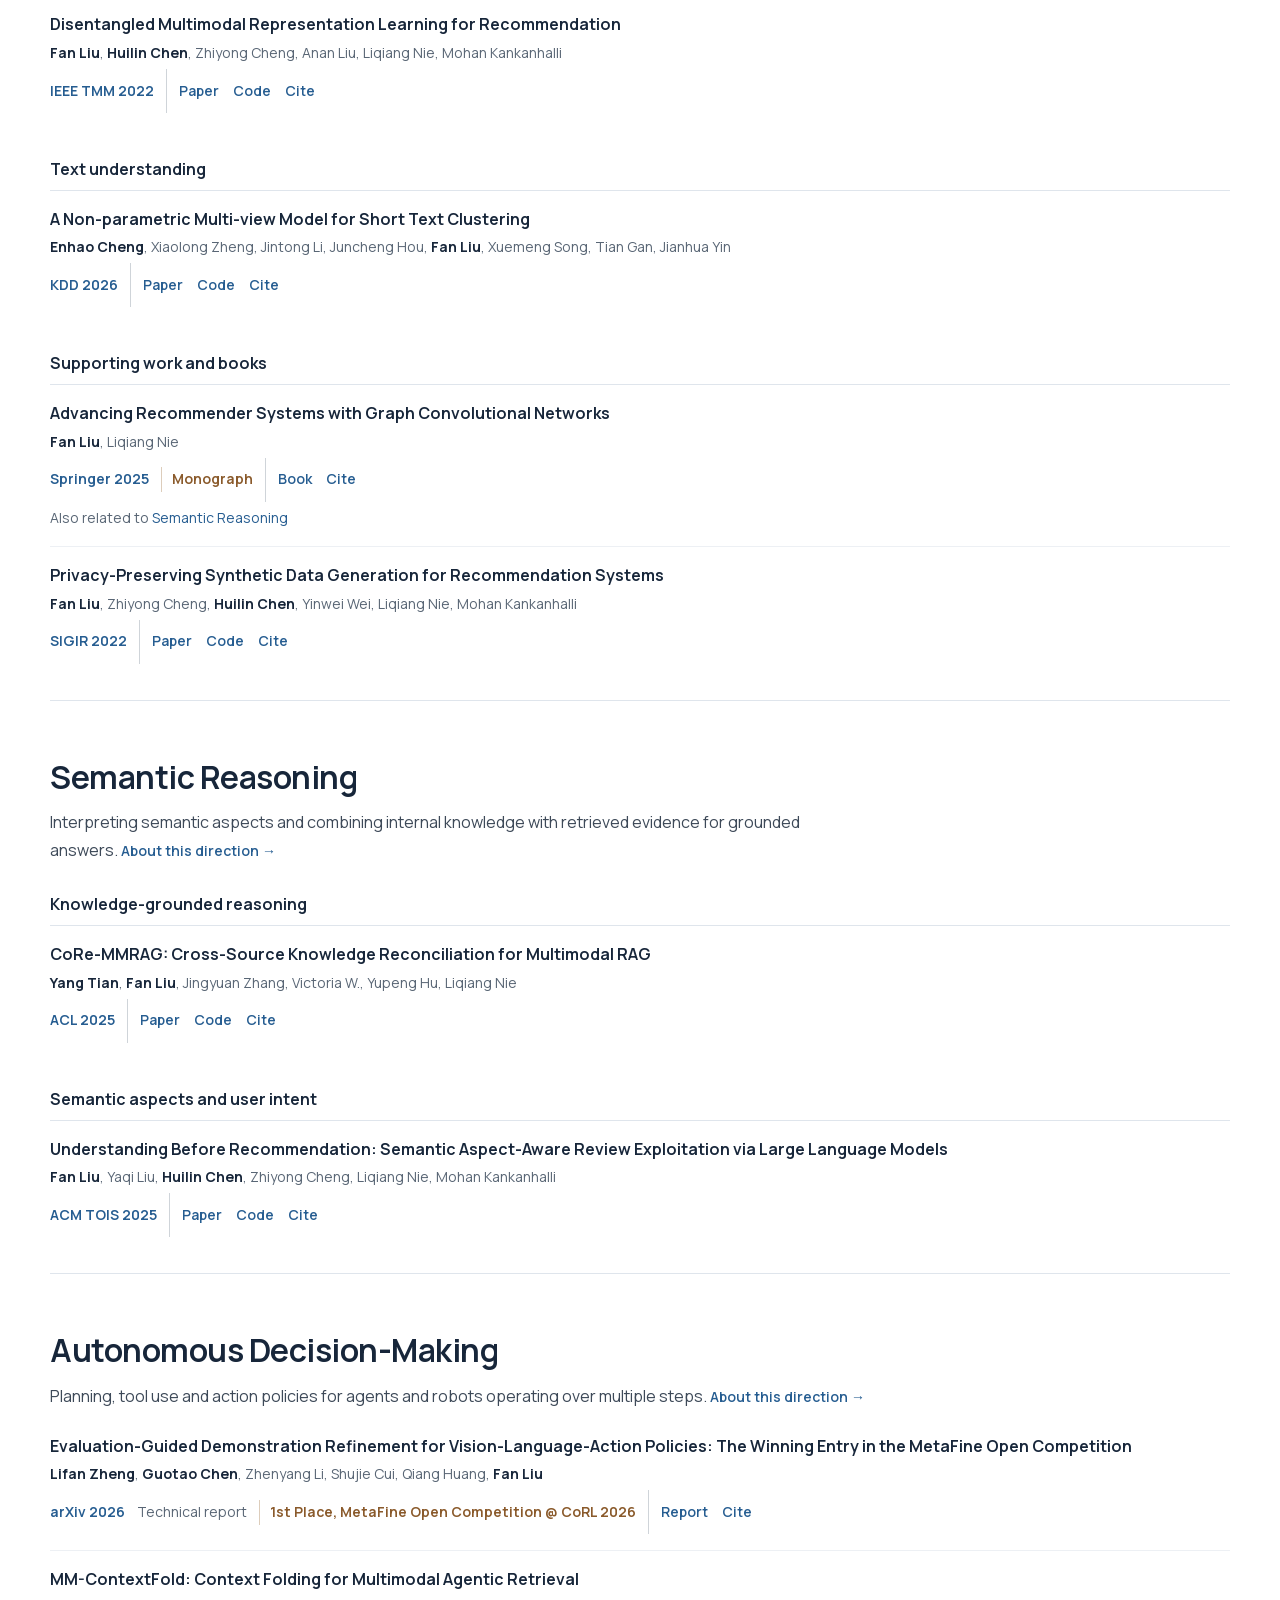
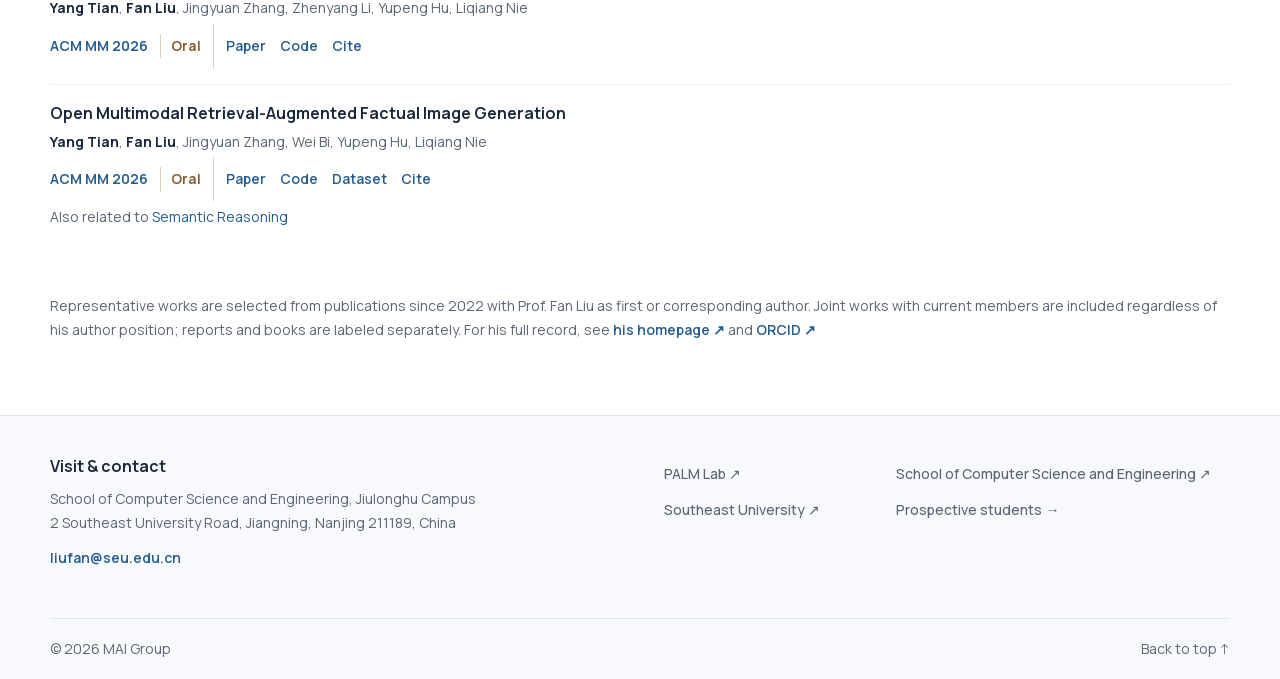
<file: project.html>
<!doctype html>
<html lang="en"><head><meta charset="UTF-8" /><meta name="robots" content="noindex" />
<title>Publications · MAI Group</title><link rel="canonical" href="publications.html" /><script>
      const id = new URLSearchParams(location.search).get("id");
      const ids = ["metafine","contextfold","fig","nmvm","core","sagcn","hoi-lvlm","i3mrec","gcn-book","addrl","clustergcf","reenactment","sgfd","upc-sdg","dmrl"];
      location.replace("publications.html" + (ids.includes(id) ? "#paper-" + encodeURIComponent(id) : ""));
    </script><noscript><meta http-equiv="refresh" content="0; url=publications.html" /></noscript>
</head><body><a href="publications.html">Publications · MAI Group</a></body></html>
</file>
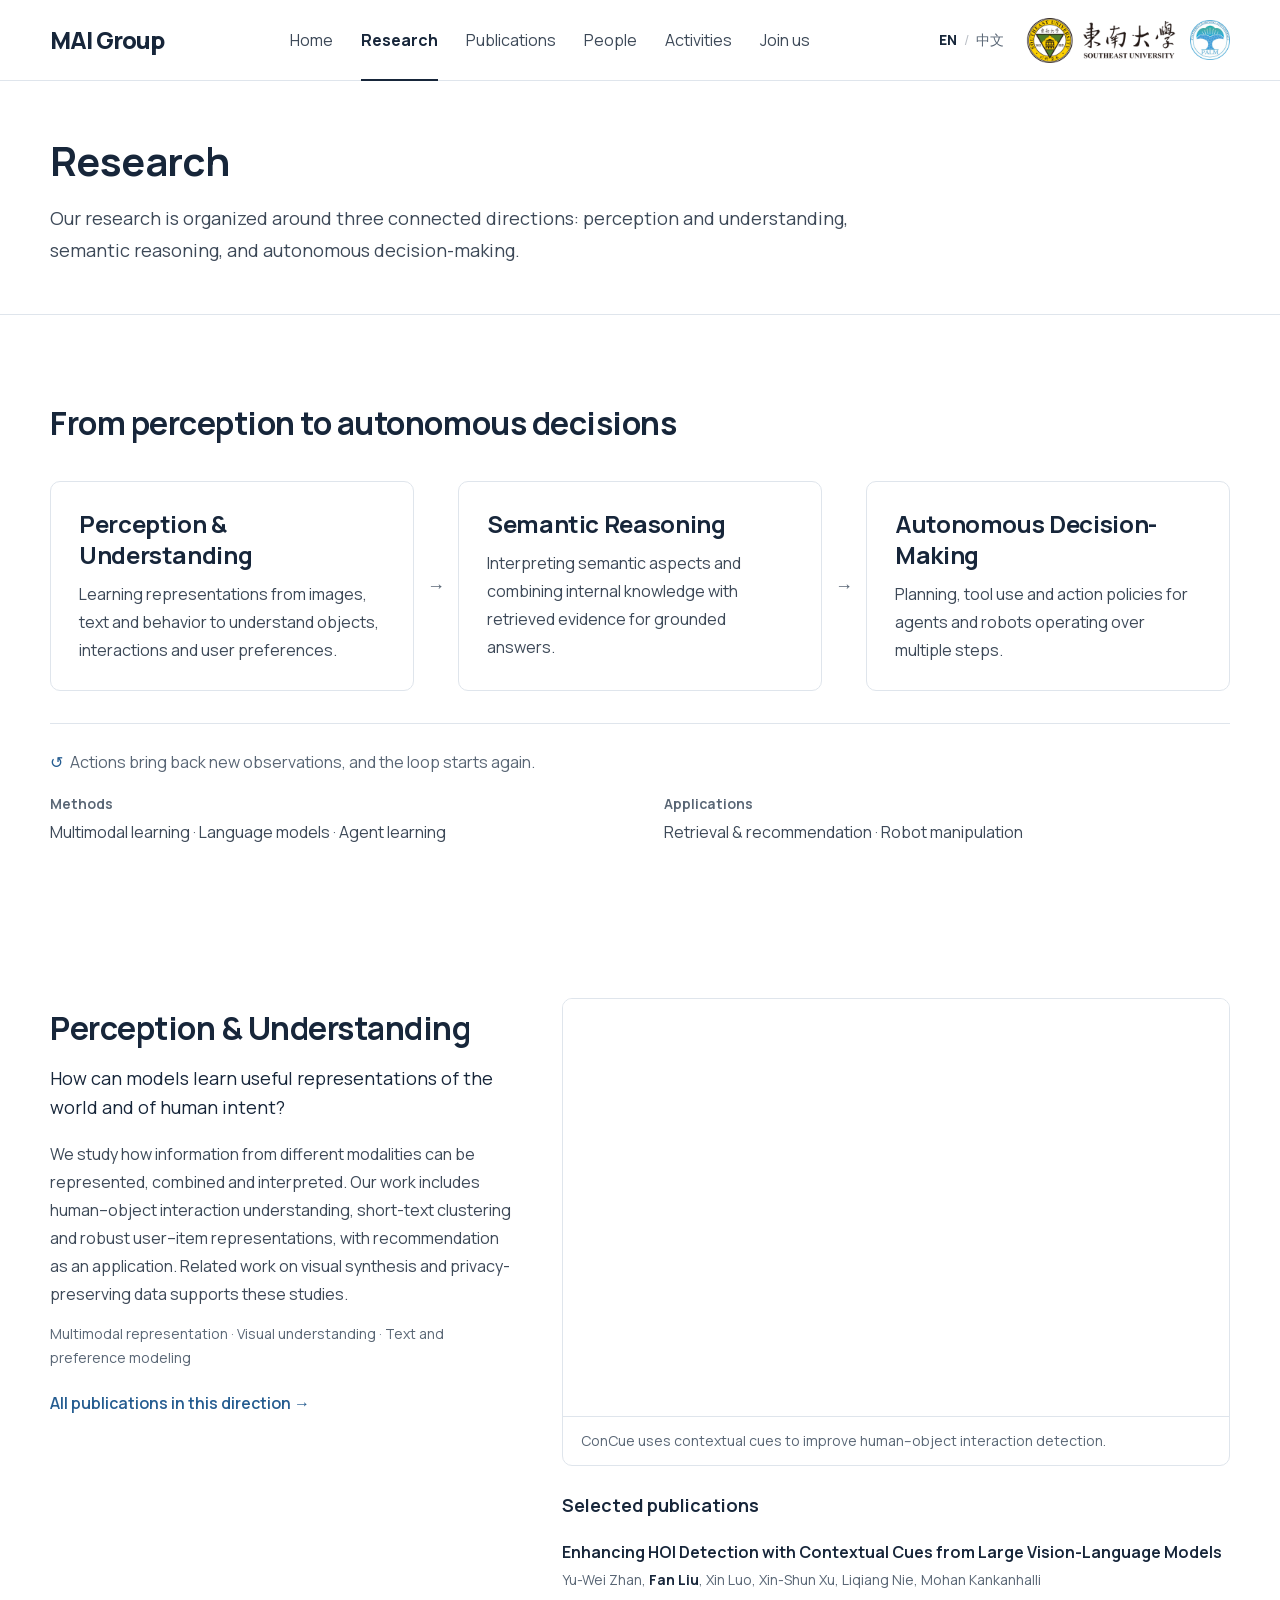
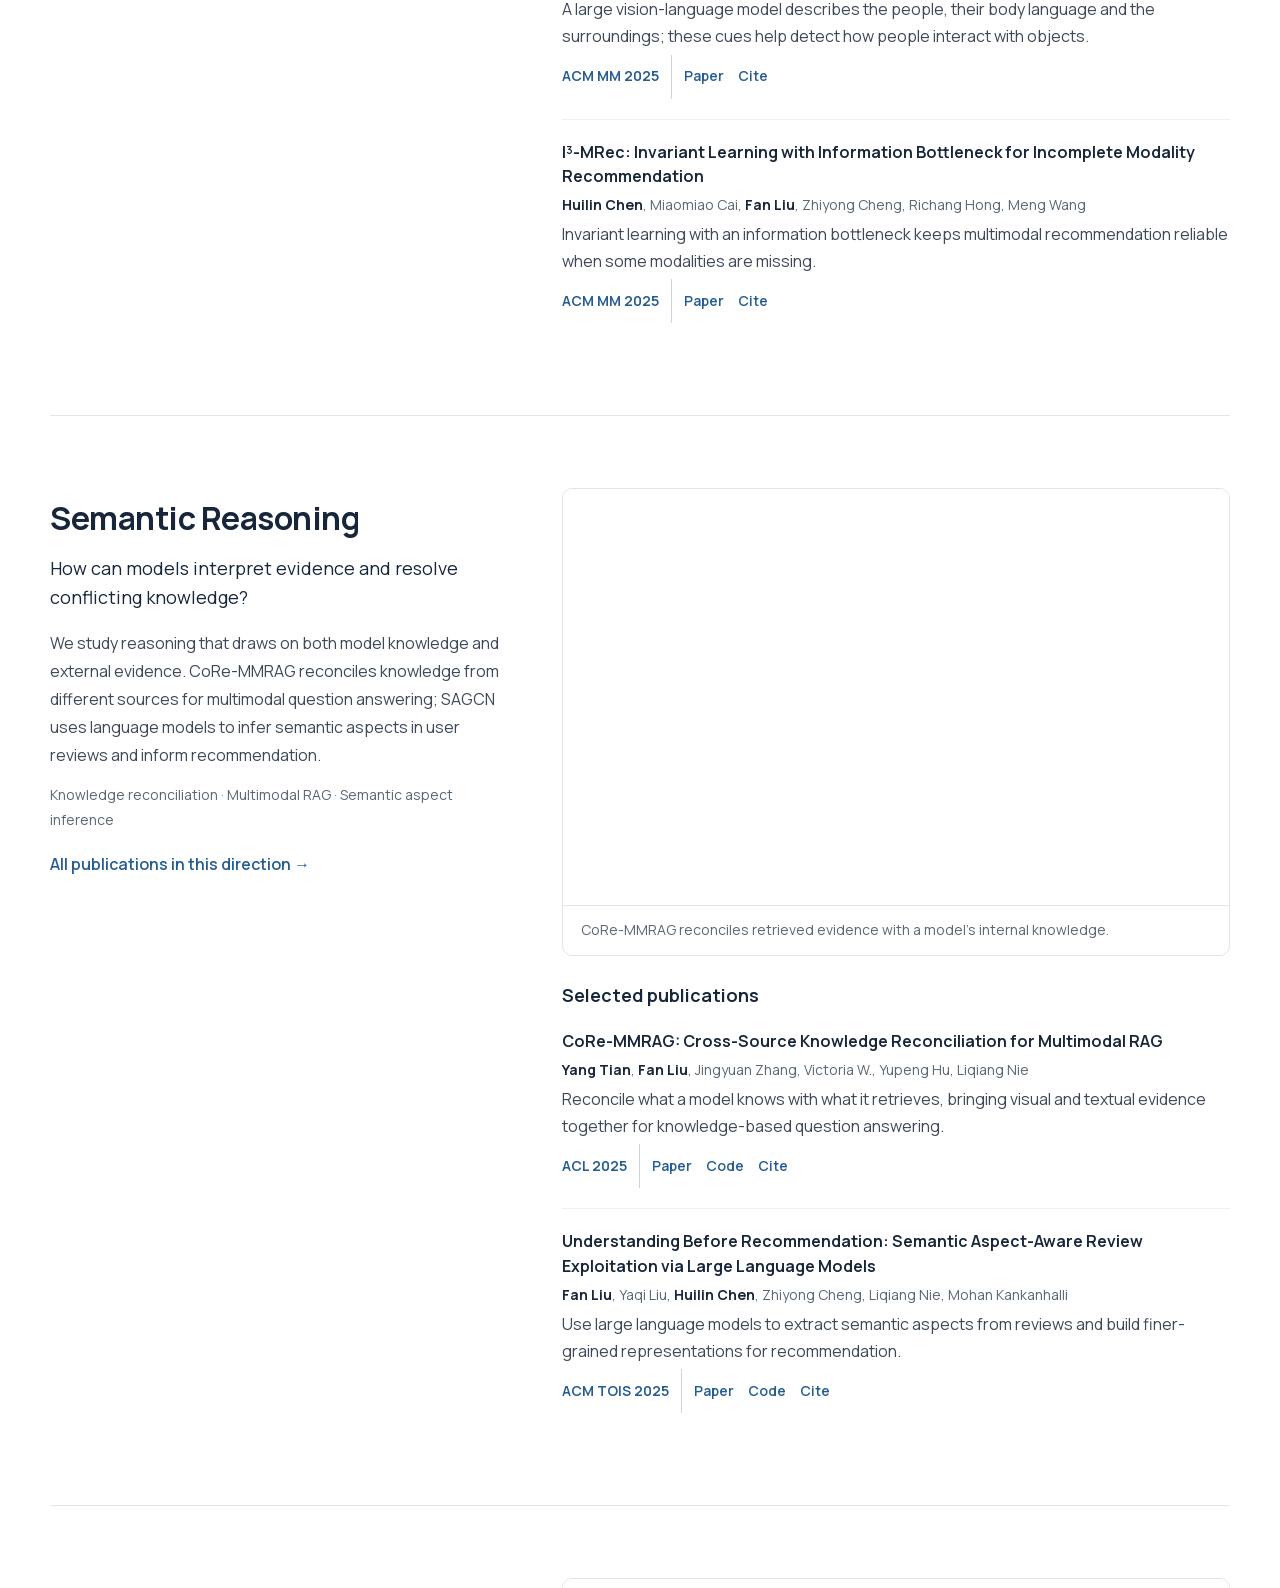
<file: projects.html>
<!doctype html>
<html lang="en"><head><meta charset="UTF-8" /><meta name="robots" content="noindex" />
<title>Research · MAI Group</title><link rel="canonical" href="research.html" /><meta http-equiv="refresh" content="0; url=research.html" />
</head><body><a href="research.html">Research · MAI Group</a></body></html>
</file>
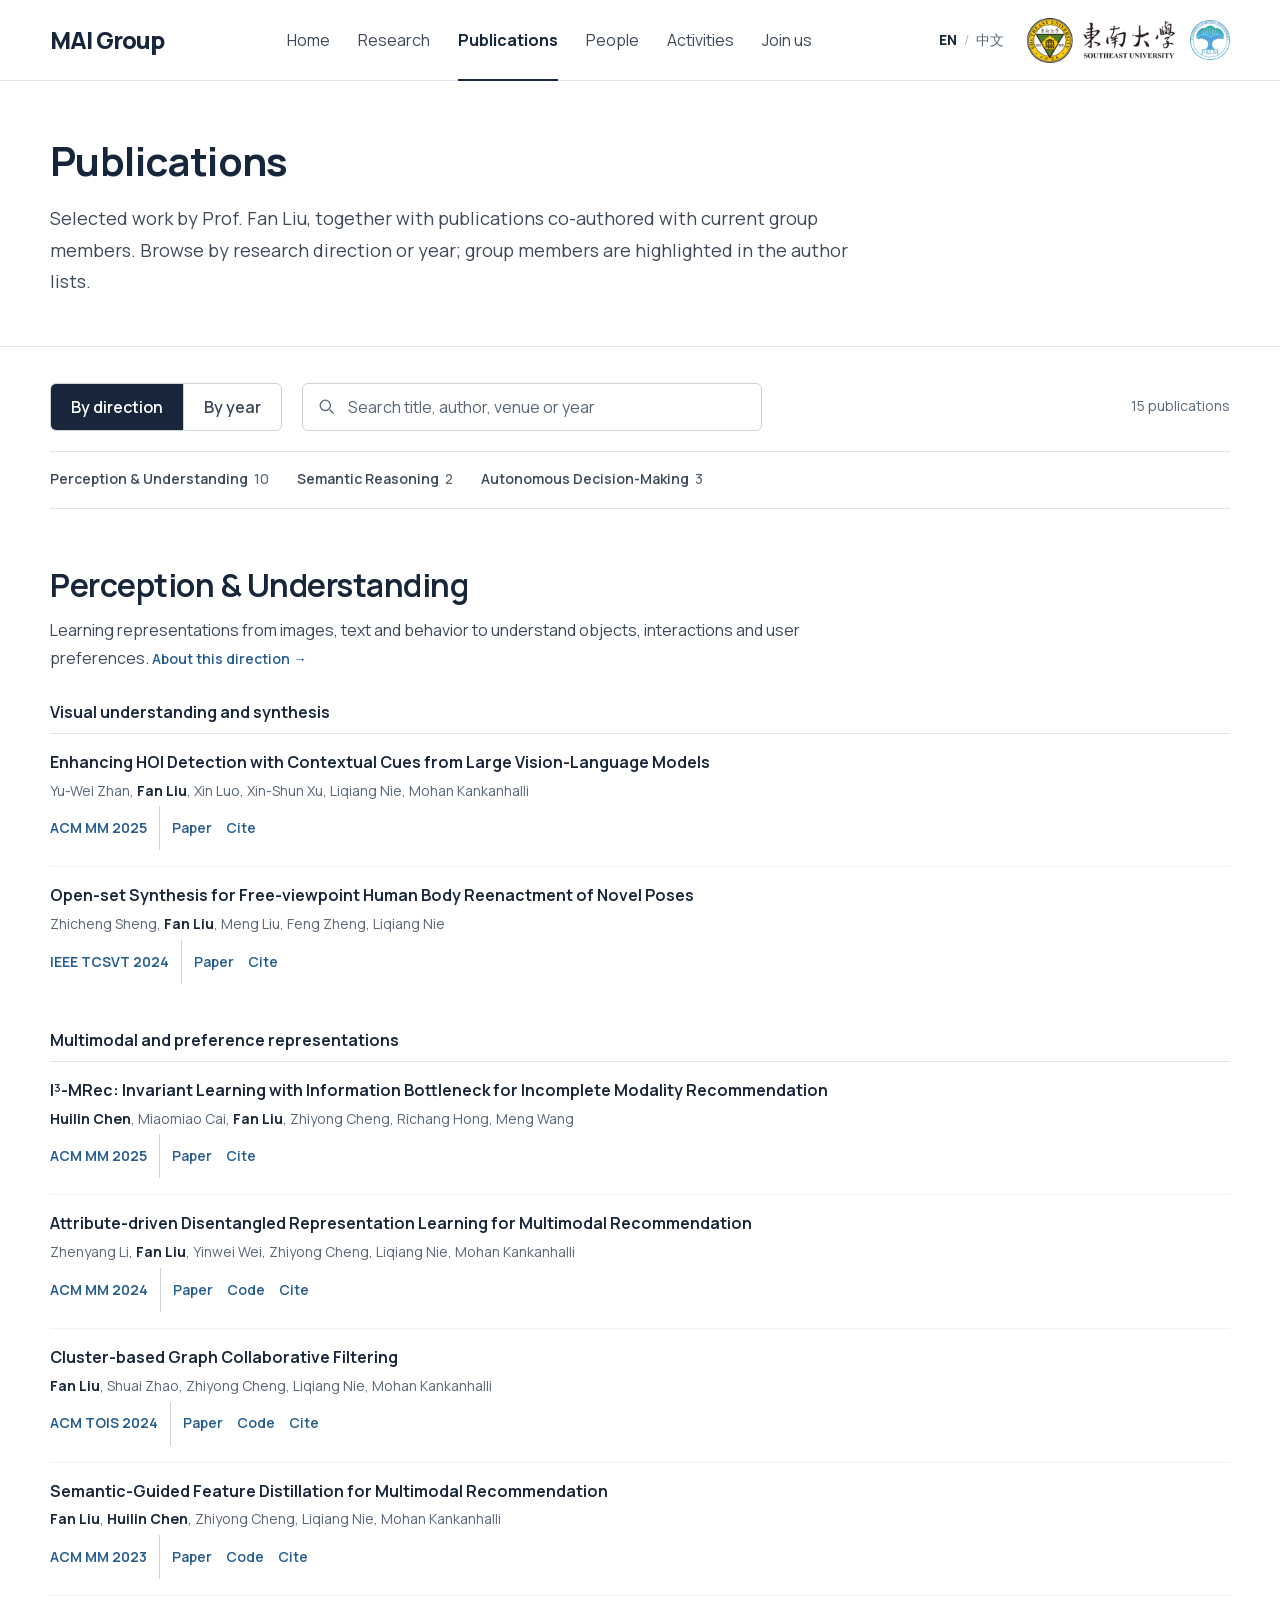
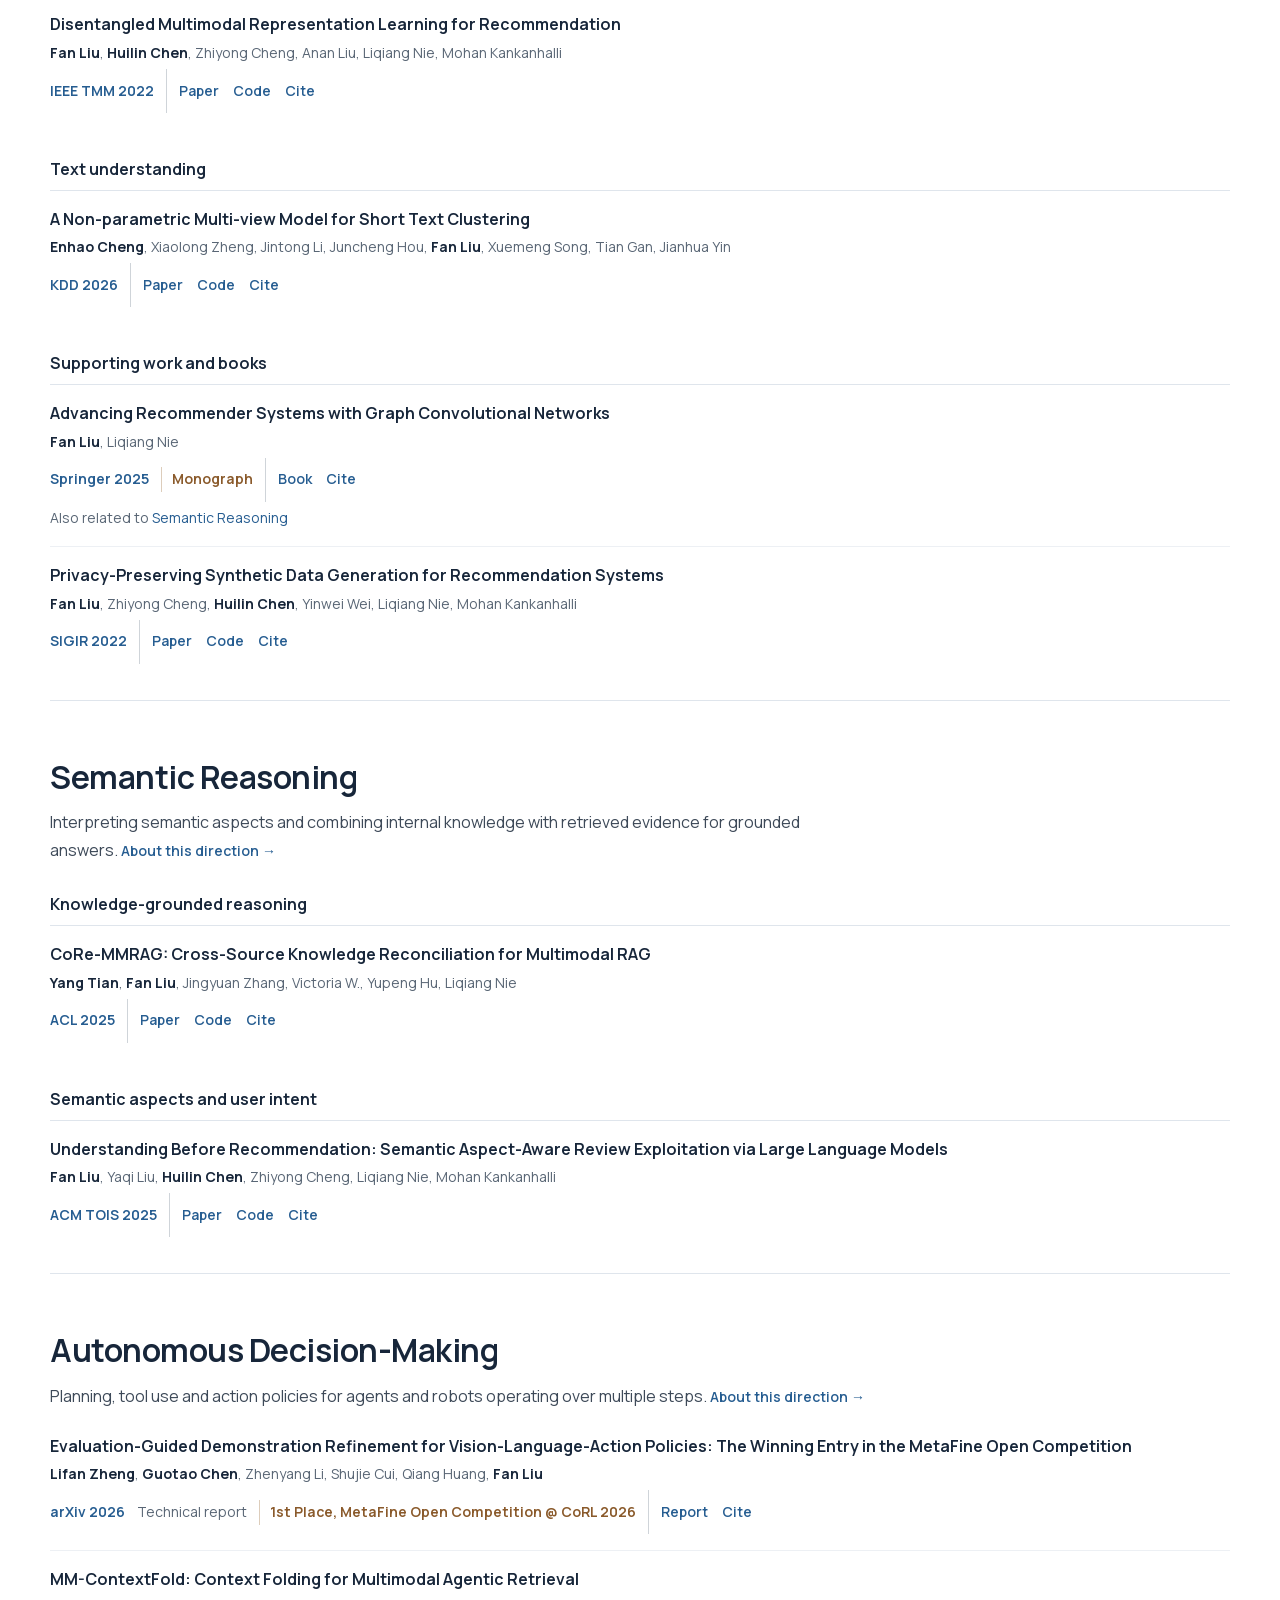
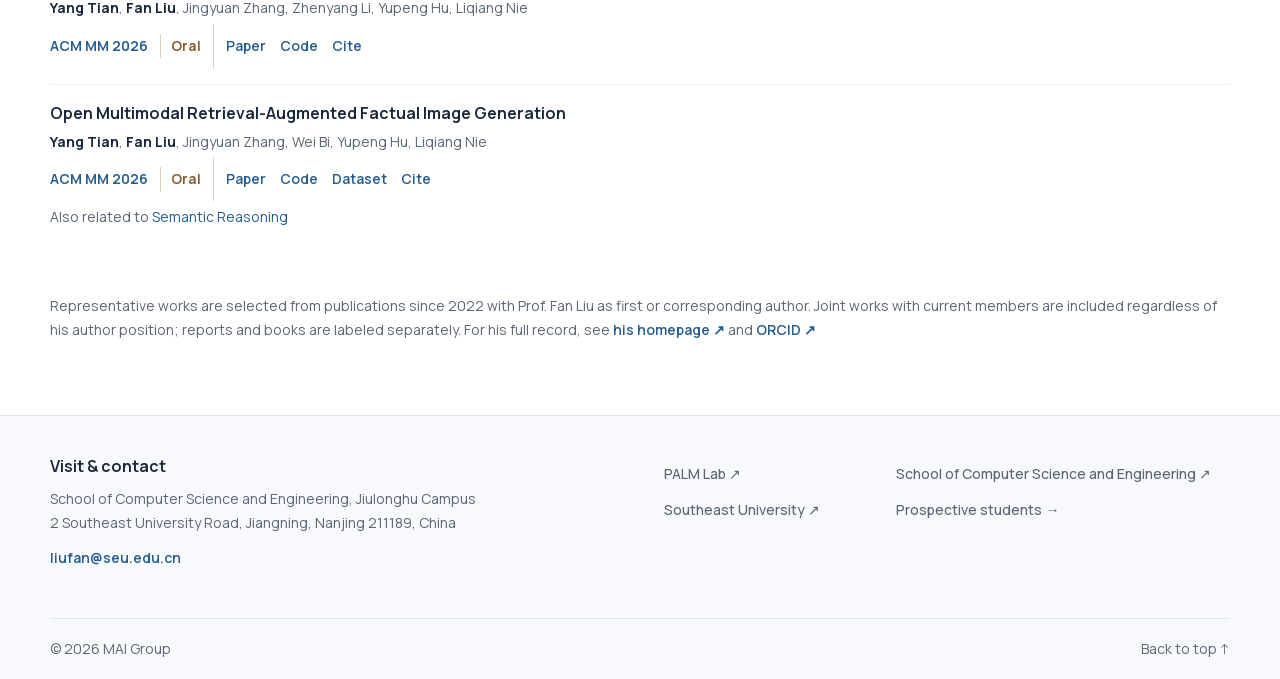
<file: publications.html>
<!doctype html>
<html lang="en">
  <head>
    <meta charset="UTF-8" />
    <meta name="viewport" content="width=device-width, initial-scale=1" />
    <title>Publications · MAI Group</title>
    <meta name="description" content="MAI Group studies multimodal perception, semantic reasoning and autonomous decision-making within PALM Lab at Southeast University." />
    <meta name="theme-color" content="#ffffff" />
    <meta property="og:title" content="Publications · MAI Group" />
    <meta property="og:description" content="Multimodal Autonomous Intelligence at Southeast University" />
    <link rel="icon" href="assets/favicon.svg" type="image/svg+xml" />
    <link rel="stylesheet" href="assets/fonts.css" />
    <link rel="stylesheet" href="style.css" />
    <script src="content.js" defer></script>
    <script src="model.js" defer></script>
    <script src="app.js" defer></script>
  </head>
  <body data-page="publications">
    <a data-en="Skip to content" data-zh="跳转到正文" href="#main" class="skip-link">Skip to content</a>
    <header class="site-header">
      <div class="container header-inner">
        <a href="index.html" class="brand" aria-label="MAI Group home">MAI Group</a>
        <nav class="main-nav" id="main-nav" aria-label="Main navigation">
          <a data-en="Home" data-zh="首页" href="index.html">Home</a>
          <a data-en="Research" data-zh="研究方向" href="research.html">Research</a>
          <a data-en="Publications" data-zh="研究成果" href="publications.html" class="active" aria-current="page">Publications</a>
          <a data-en="People" data-zh="团队" href="people.html">People</a>
          <a data-en="Activities" data-zh="组内活动" href="activities.html">Activities</a>
          <a data-en="Join us" data-zh="加入我们" href="join.html">Join us</a>
        </nav>
        <div class="header-tools">
          <button class="language-toggle" id="language-toggle" aria-label="Switch to Chinese"><span data-lang-label="en" class="active">EN</span><span aria-hidden="true">/</span><span data-lang-label="zh">中文</span></button>
          <div class="institution-logos">
            <a href="https://www.seu.edu.cn/" target="_blank" rel="noopener noreferrer" aria-label="Southeast University"><img src="assets/identity/seu.png" alt="Southeast University / 东南大学" class="seu-logo" fetchpriority="high" decoding="async" /></a>
            <a href="https://palm.seu.edu.cn/" target="_blank" rel="noopener noreferrer" aria-label="PALM Lab"><img src="assets/identity/palm.png" alt="PALM Lab" class="palm-logo" fetchpriority="high" decoding="async" /></a>
          </div>
          <button class="menu-toggle" id="menu-toggle" aria-expanded="false" aria-controls="main-nav" aria-label="Open navigation"><span></span><span></span></button>
        </div>
      </div>
    </header>
    <main id="main">
      <section class="page-hero">
        <div class="container page-hero-inner">

          <h1 data-en="Publications" data-zh="研究成果" class="display">Publications</h1>
          <p data-en="Selected work by Prof. Fan Liu, together with publications co-authored with current group members. Browse by research direction or year; group members are highlighted in the author lists." data-zh="展示刘帆教授的代表工作，以及与在读成员共同署名的成果。可按研究方向或年份浏览，作者列表突出显示课题组成员。" class="lead">Selected work by Prof. Fan Liu, together with publications co-authored with current group members. Browse by research direction or year; group members are highlighted in the author lists.</p>
        </div>
      </section>
      <div class="container">
      <div class="pub-toolbar">
        <div class="view-switch" role="group" aria-label="Organize publications">
          <button data-en="By direction" data-zh="按方向" data-view="topic" class="active" aria-pressed="true">By direction</button>
          <button data-en="By year" data-zh="按年份" data-view="year" aria-pressed="false">By year</button>
        </div>
        <label class="search-label">
          <span data-en="Search publications" data-zh="搜索成果" class="sr-only">Search publications</span>
          <svg viewBox="0 0 24 24" aria-hidden="true"><circle cx="10.5" cy="10.5" r="6.5" /><path d="m16 16 5 5" /></svg>
          <input id="publication-search" type="search" placeholder="Search title, author, venue or year" aria-label="Search publications" />
        </label>
        <span id="publication-count" class="result-count" aria-live="polite"></span>
      </div>
      <nav id="pub-index" class="pub-index" aria-label="Jump to section"></nav>
      <div id="publication-list" class="publication-list"></div>
      <div id="empty-state" class="empty-state" hidden>
        <h2 data-en="No matching publications" data-zh="没有匹配的成果">No matching publications</h2>
        <p data-en="Try another title, author, venue or year." data-zh="试试其他标题、作者、会议或年份。">Try another title, author, venue or year.</p>
        <button data-en="Clear search" data-zh="清除搜索" id="reset-filters" class="button secondary">Clear search</button>
      </div>
      <p class="publication-note">
        <span data-en="Representative works are selected from publications since 2022 with Prof. Fan Liu as first or corresponding author. Joint works with current members are included regardless of his author position; reports and books are labeled separately. For his full record, see" data-zh="导师代表作从 2022 年以来刘帆教授为第一作者或通讯作者的成果中选取；与在读成员共同署名的工作不受作者排序限制。技术报告与专著单独标注。完整记录请见">Representative works are selected from publications since 2022 with Prof. Fan Liu as first or corresponding author. Joint works with current members are included regardless of his author position; reports and books are labeled separately. For his full record, see</span>
        <a data-en="his homepage ↗" data-zh="个人主页 ↗" href="https://liufancs.github.io/" class="inline-link" target="_blank" rel="noopener noreferrer">his homepage ↗</a>
        <span data-en="and" data-zh="和">and</span>
        <a href="https://orcid.org/0000-0002-4547-3982" class="inline-link" target="_blank" rel="noopener noreferrer">ORCID ↗</a>
      </p>
      </div>
    </main>
    <footer class="site-footer">
      <div class="container footer-grid">
        <div>
          <h2 data-en="Visit &amp; contact" data-zh="访问与联系">Visit &amp; contact</h2>
          <p data-en="School of Computer Science and Engineering, Jiulonghu Campus" data-zh="东南大学九龙湖校区计算机科学与工程学院">School of Computer Science and Engineering, Jiulonghu Campus</p>
          <p data-en="2 Southeast University Road, Jiangning, Nanjing 211189, China" data-zh="南京市江宁区东南大学路 2 号 · 邮编 211189">2 Southeast University Road, Jiangning, Nanjing 211189, China</p>
          <a class="email-link" href="mailto:liufan@seu.edu.cn">liufan@seu.edu.cn</a>
        </div>
        <div class="footer-links">
          <a data-en="PALM Lab ↗" data-zh="PALM 实验室 ↗" href="https://palm.seu.edu.cn/" class="text-link" target="_blank" rel="noopener noreferrer">PALM Lab ↗</a>
          <a data-en="School of Computer Science and Engineering ↗" data-zh="东南大学计算机科学与工程学院 ↗" href="https://cs.seu.edu.cn/csen/" data-url-en="https://cs.seu.edu.cn/csen/" data-url-zh="https://cs.seu.edu.cn/" class="text-link" target="_blank" rel="noopener noreferrer">School of Computer Science and Engineering ↗</a>
          <a data-en="Southeast University ↗" data-zh="东南大学 ↗" href="https://www.seu.edu.cn/english/" data-url-en="https://www.seu.edu.cn/english/" data-url-zh="https://www.seu.edu.cn/" class="text-link" target="_blank" rel="noopener noreferrer">Southeast University ↗</a>
          <a data-en="Prospective students →" data-zh="申请与交流 →" href="join.html" class="text-link">Prospective students →</a>
        </div>
      </div>
      <div class="container footer-bottom">
        <p>© <span id="current-year">2026</span> MAI Group</p>
        <a data-en="Back to top ↑" data-zh="返回顶部 ↑" href="#">Back to top ↑</a>
      </div>
    </footer>
    <div class="toast" id="toast" role="status" aria-live="polite"></div>
    <dialog id="citation-dialog" aria-labelledby="citation-heading">
      <div class="dialog-heading">
        <h2 data-en="Citation" data-zh="引用信息" id="citation-heading">Citation</h2>
        <button id="close-dialog" aria-label="Close">×</button>
      </div>
      <p id="citation-text"></p>
      <div class="dialog-actions"><button data-en="Copy citation" data-zh="复制引用" id="copy-citation" class="button">Copy citation</button></div>
    </dialog>
  </body>
</html>
</file>
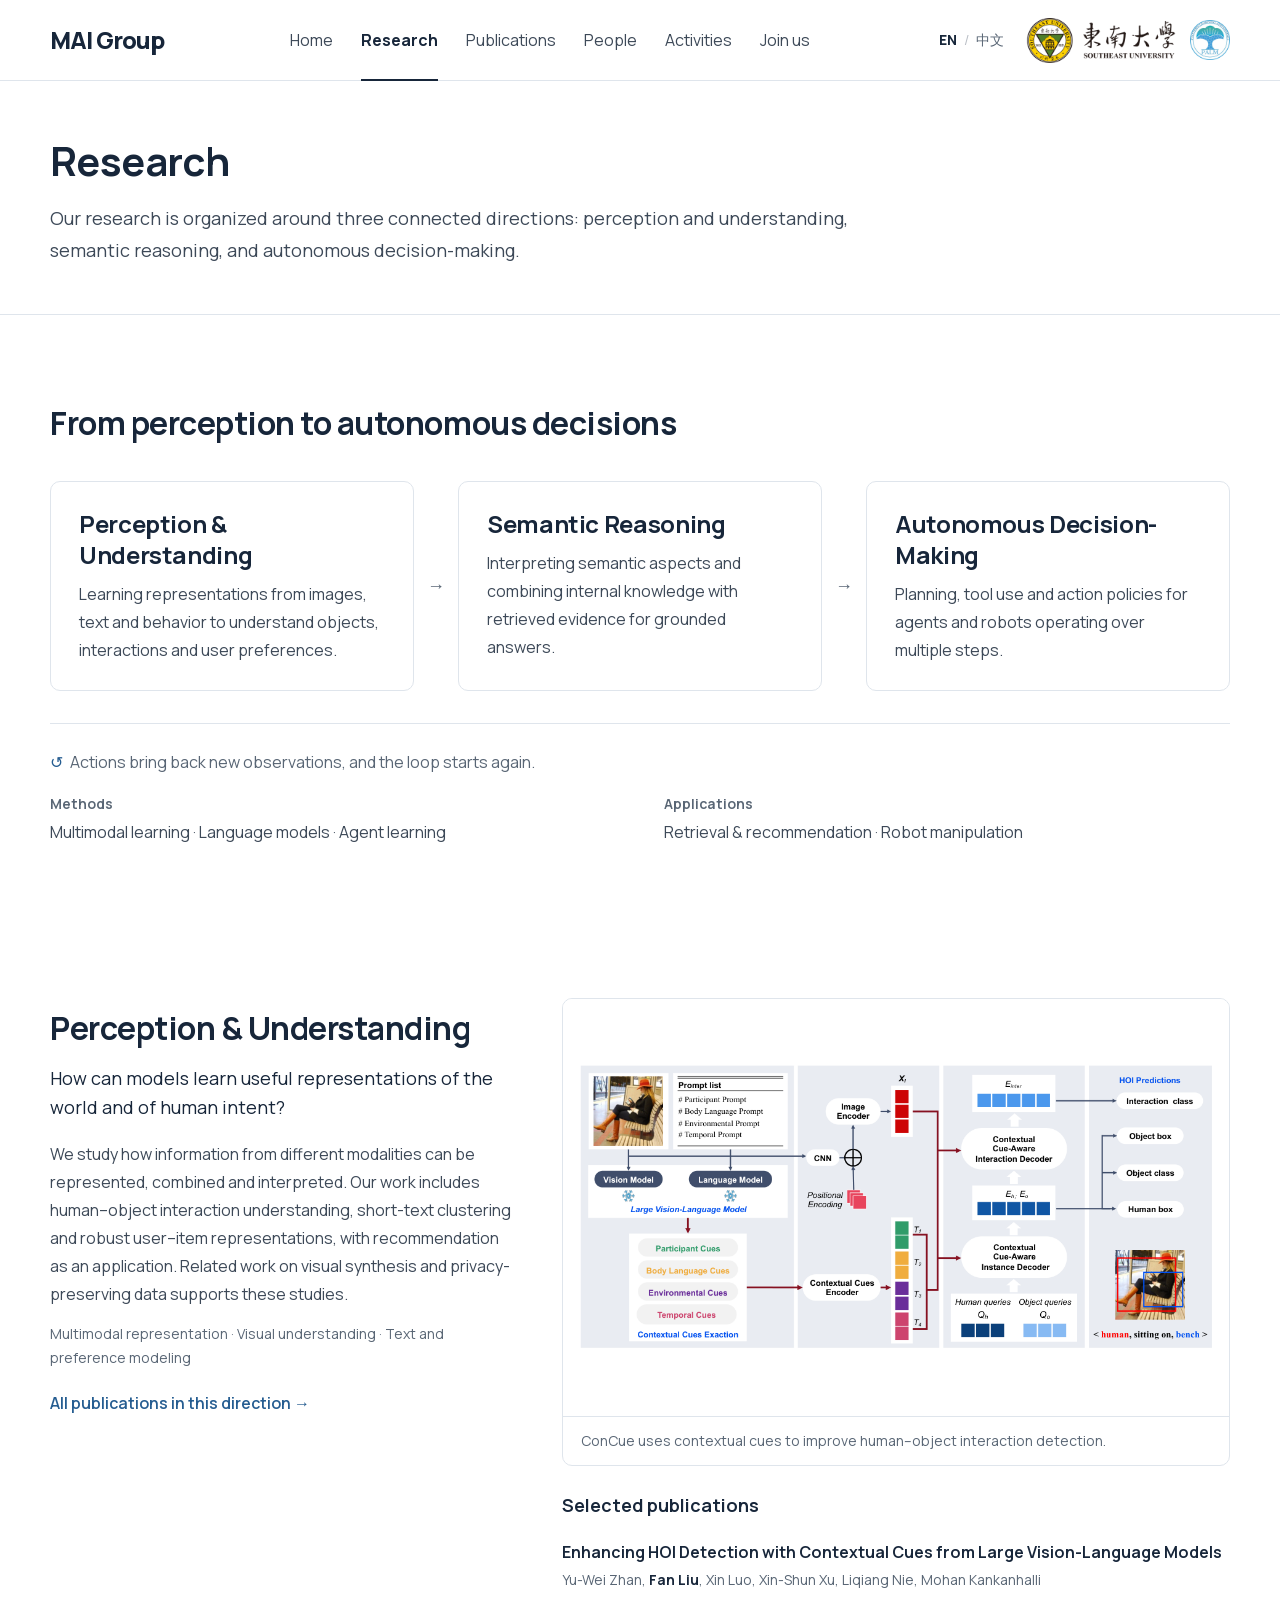
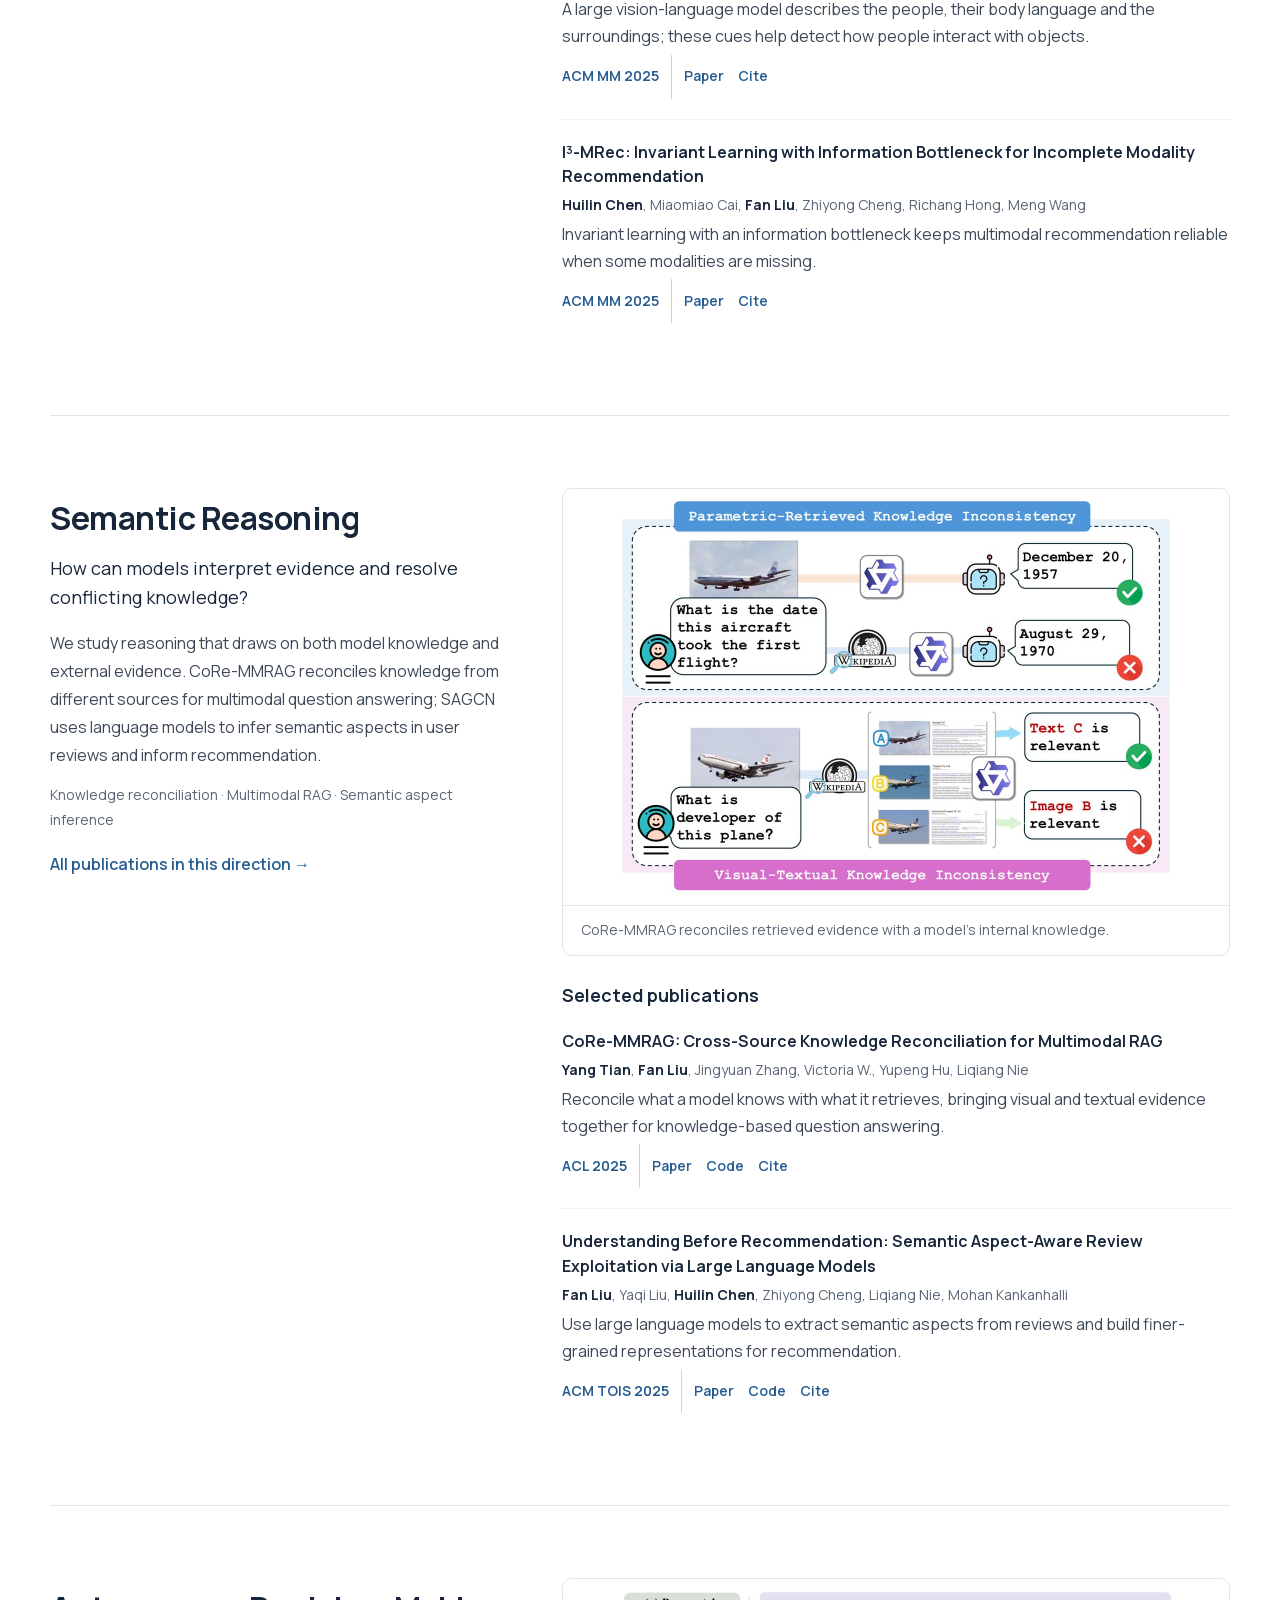
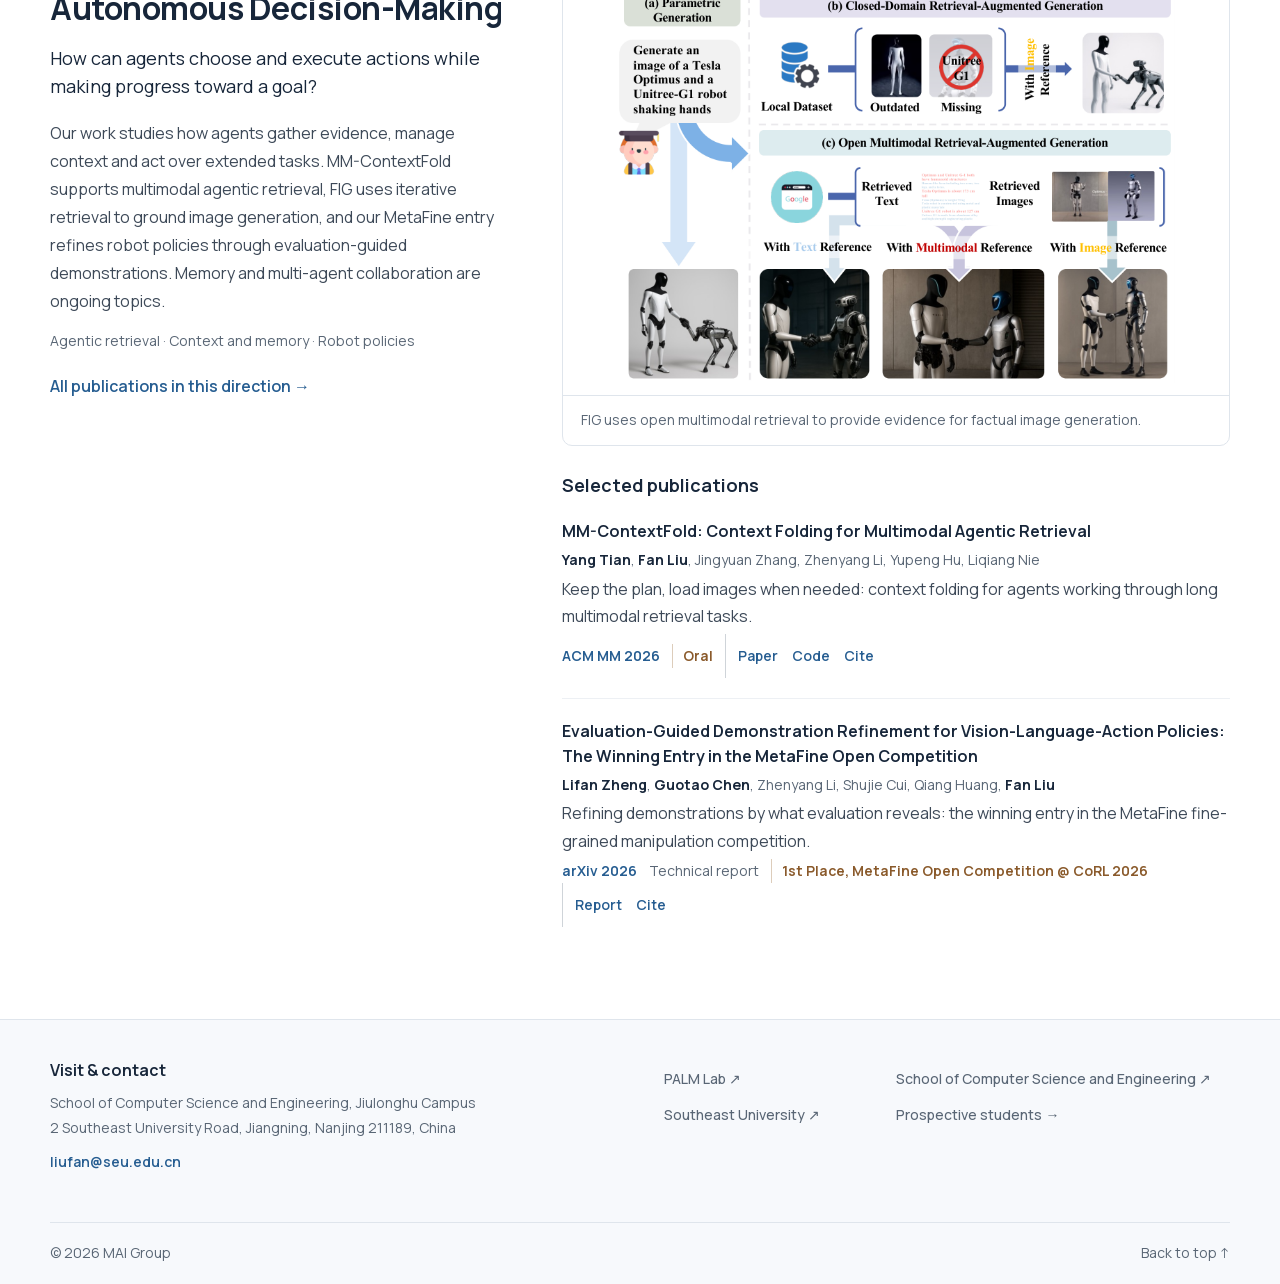
<file: research.html>
<!doctype html>
<html lang="en">
  <head>
    <meta charset="UTF-8" />
    <meta name="viewport" content="width=device-width, initial-scale=1" />
    <title>Research · MAI Group</title>
    <meta name="description" content="MAI Group studies multimodal perception, semantic reasoning and autonomous decision-making within PALM Lab at Southeast University." />
    <meta name="theme-color" content="#ffffff" />
    <meta property="og:title" content="Research · MAI Group" />
    <meta property="og:description" content="Multimodal Autonomous Intelligence at Southeast University" />
    <link rel="icon" href="assets/favicon.svg" type="image/svg+xml" />
    <link rel="stylesheet" href="assets/fonts.css" />
    <link rel="stylesheet" href="style.css" />
    <script src="content.js" defer></script>
    <script src="model.js" defer></script>
    <script src="app.js" defer></script>
  </head>
  <body data-page="research">
    <a data-en="Skip to content" data-zh="跳转到正文" href="#main" class="skip-link">Skip to content</a>
    <header class="site-header">
      <div class="container header-inner">
        <a href="index.html" class="brand" aria-label="MAI Group home">MAI Group</a>
        <nav class="main-nav" id="main-nav" aria-label="Main navigation">
          <a data-en="Home" data-zh="首页" href="index.html">Home</a>
          <a data-en="Research" data-zh="研究方向" href="research.html" class="active" aria-current="page">Research</a>
          <a data-en="Publications" data-zh="研究成果" href="publications.html">Publications</a>
          <a data-en="People" data-zh="团队" href="people.html">People</a>
          <a data-en="Activities" data-zh="组内活动" href="activities.html">Activities</a>
          <a data-en="Join us" data-zh="加入我们" href="join.html">Join us</a>
        </nav>
        <div class="header-tools">
          <button class="language-toggle" id="language-toggle" aria-label="Switch to Chinese"><span data-lang-label="en" class="active">EN</span><span aria-hidden="true">/</span><span data-lang-label="zh">中文</span></button>
          <div class="institution-logos">
            <a href="https://www.seu.edu.cn/" target="_blank" rel="noopener noreferrer" aria-label="Southeast University"><img src="assets/identity/seu.png" alt="Southeast University / 东南大学" class="seu-logo" fetchpriority="high" decoding="async" /></a>
            <a href="https://palm.seu.edu.cn/" target="_blank" rel="noopener noreferrer" aria-label="PALM Lab"><img src="assets/identity/palm.png" alt="PALM Lab" class="palm-logo" fetchpriority="high" decoding="async" /></a>
          </div>
          <button class="menu-toggle" id="menu-toggle" aria-expanded="false" aria-controls="main-nav" aria-label="Open navigation"><span></span><span></span></button>
        </div>
      </div>
    </header>
    <main id="main">
      <section class="page-hero">
        <div class="container page-hero-inner">

          <h1 data-en="Research" data-zh="研究方向" class="display">Research</h1>
          <p data-en="Our research is organized around three connected directions: perception and understanding, semantic reasoning, and autonomous decision-making." data-zh="我们的研究围绕三个相互支撑的方向展开：感知与理解、语义推理、自主决策。" class="lead">Our research is organized around three connected directions: perception and understanding, semantic reasoning, and autonomous decision-making.</p>
        </div>
      </section>
      <section class="section">
        <div class="container">
          <div class="section-head">
            <div>

              <h2 data-en="From perception to autonomous decisions" data-zh="从感知到自主决策" class="display">From perception to autonomous decisions</h2>
            </div>
          </div>
          <ol class="steps">
            <li><a class="card" href="#perception"><h3 data-en="Perception &amp; Understanding" data-zh="感知与理解" class="display">Perception &amp; Understanding</h3><p data-en="Learning representations from images, text and behavior to understand objects, interactions and user preferences." data-zh="从图像、文本与行为中学习表征，理解对象、交互关系与用户偏好。">Learning representations from images, text and behavior to understand objects, interactions and user preferences.</p></a></li>
            <li><a class="card" href="#reasoning"><h3 data-en="Semantic Reasoning" data-zh="语义推理" class="display">Semantic Reasoning</h3><p data-en="Interpreting semantic aspects and combining internal knowledge with retrieved evidence for grounded answers." data-zh="分析语义属性，协调模型内部知识与检索证据，形成有依据的回答。">Interpreting semantic aspects and combining internal knowledge with retrieved evidence for grounded answers.</p></a></li>
            <li><a class="card" href="#decision"><h3 data-en="Autonomous Decision-Making" data-zh="自主决策" class="display">Autonomous Decision-Making</h3><p data-en="Planning, tool use and action policies for agents and robots operating over multiple steps." data-zh="研究智能体与机器人在多步任务中的规划、工具调用和动作策略。">Planning, tool use and action policies for agents and robots operating over multiple steps.</p></a></li>
          </ol>
          <div class="framework-meta">
            <p class="loop"><span aria-hidden="true">↺</span> <span data-en="Actions bring back new observations, and the loop starts again." data-zh="行动带回新的观察，循环再次开始。">Actions bring back new observations, and the loop starts again.</span></p>
            <dl><div><dt data-en="Methods" data-zh="方法">Methods</dt><dd data-en="Multimodal learning · Language models · Agent learning" data-zh="多模态学习 · 语言模型 · 智能体学习">Multimodal learning · Language models · Agent learning</dd></div></dl>
            <dl><div><dt data-en="Applications" data-zh="应用">Applications</dt><dd data-en="Retrieval &amp; recommendation · Robot manipulation" data-zh="信息检索与推荐 · 机器人操作">Retrieval &amp; recommendation · Robot manipulation</dd></div></dl>
          </div>
        </div>
      </section>
      <div class="container">
        <section class="area" id="perception">
          <span id="multimodal" class="anchor-alias"></span>
          <span id="applications" class="anchor-alias"></span>
          <div class="area-text">
            <h2 data-en="Perception &amp; Understanding" data-zh="感知与理解" class="display">Perception &amp; Understanding</h2>
            <p data-en="How can models learn useful representations of the world and of human intent?" data-zh="如何从多源信息中学习有效表征，理解环境与人的意图？" class="area-question">How can models learn useful representations of the world and of human intent?</p>
            <p data-en="We study how information from different modalities can be represented, combined and interpreted. Our work includes human–object interaction understanding, short-text clustering and robust user–item representations, with recommendation as an application. Related work on visual synthesis and privacy-preserving data supports these studies." data-zh="我们研究不同模态信息的表征、融合与理解，涵盖人–物交互、短文本聚类，以及面向推荐的稳健用户与物品表征。视觉生成与隐私保护数据等工作为这些研究提供支撑。">We study how information from different modalities can be represented, combined and interpreted. Our work includes human–object interaction understanding, short-text clustering and robust user–item representations, with recommendation as an application. Related work on visual synthesis and privacy-preserving data supports these studies.</p>
            <p data-en="Multimodal representation · Visual understanding · Text and preference modeling" data-zh="多模态表征 · 视觉理解 · 文本与偏好建模" class="area-focus">Multimodal representation · Visual understanding · Text and preference modeling</p>
            <a data-en="All publications in this direction →" data-zh="该方向全部成果 →" href="publications.html#perception" class="text-link">All publications in this direction →</a>
          </div>
          <div class="area-results">
            <figure class="card area-figure">
              <a class="frame" href="publications.html#paper-hoi-lvlm" aria-label="Enhancing HOI Detection with Contextual Cues from Large Vision-Language Models"><img src="assets/research/hoi-framework.png" alt="ConCue uses contextual cues to improve human–object interaction detection." loading="lazy" decoding="async" /></a>
              <figcaption data-en="ConCue uses contextual cues to improve human–object interaction detection." data-zh="ConCue 利用上下文线索改进人–物交互检测。">ConCue uses contextual cues to improve human–object interaction detection.</figcaption>
            </figure>
            <h3 data-en="Selected publications" data-zh="代表成果" class="minor-heading">Selected publications</h3>
            <ol class="pub-list" data-featured-papers="perception"></ol>
          </div>
        </section>
        <section class="area" id="reasoning">
          <span id="foundation" class="anchor-alias"></span>

          <div class="area-text">
            <h2 data-en="Semantic Reasoning" data-zh="语义推理" class="display">Semantic Reasoning</h2>
            <p data-en="How can models interpret evidence and resolve conflicting knowledge?" data-zh="如何理解证据中的语义，并协调不同来源的知识？" class="area-question">How can models interpret evidence and resolve conflicting knowledge?</p>
            <p data-en="We study reasoning that draws on both model knowledge and external evidence. CoRe-MMRAG reconciles knowledge from different sources for multimodal question answering; SAGCN uses language models to infer semantic aspects in user reviews and inform recommendation." data-zh="我们研究结合模型知识与外部证据的推理。CoRe-MMRAG 协调不同来源的知识，支持多模态问答；SAGCN 借助语言模型分析用户评论中的语义属性，为推荐提供依据。">We study reasoning that draws on both model knowledge and external evidence. CoRe-MMRAG reconciles knowledge from different sources for multimodal question answering; SAGCN uses language models to infer semantic aspects in user reviews and inform recommendation.</p>
            <p data-en="Knowledge reconciliation · Multimodal RAG · Semantic aspect inference" data-zh="知识协调 · 多模态检索增强生成 · 语义属性推断" class="area-focus">Knowledge reconciliation · Multimodal RAG · Semantic aspect inference</p>
            <a data-en="All publications in this direction →" data-zh="该方向全部成果 →" href="publications.html#reasoning" class="text-link">All publications in this direction →</a>
          </div>
          <div class="area-results">
            <figure class="card area-figure">
              <a class="frame" href="publications.html#paper-core" aria-label="CoRe-MMRAG: Cross-Source Knowledge Reconciliation for Multimodal RAG"><img src="assets/research/core-teaser.jpg" alt="CoRe-MMRAG reconciles retrieved evidence with a model’s internal knowledge." loading="lazy" decoding="async" /></a>
              <figcaption data-en="CoRe-MMRAG reconciles retrieved evidence with a model’s internal knowledge." data-zh="CoRe-MMRAG 协调检索证据与模型内部知识。">CoRe-MMRAG reconciles retrieved evidence with a model’s internal knowledge.</figcaption>
            </figure>
            <h3 data-en="Selected publications" data-zh="代表成果" class="minor-heading">Selected publications</h3>
            <ol class="pub-list" data-featured-papers="reasoning"></ol>
          </div>
        </section>
        <section class="area" id="decision">
          <span id="autonomous" class="anchor-alias"></span>

          <div class="area-text">
            <h2 data-en="Autonomous Decision-Making" data-zh="自主决策" class="display">Autonomous Decision-Making</h2>
            <p data-en="How can agents choose and execute actions while making progress toward a goal?" data-zh="智能体如何围绕目标选择并执行行动，并根据反馈调整策略？" class="area-question">How can agents choose and execute actions while making progress toward a goal?</p>
            <p data-en="Our work studies how agents gather evidence, manage context and act over extended tasks. MM-ContextFold supports multimodal agentic retrieval, FIG uses iterative retrieval to ground image generation, and our MetaFine entry refines robot policies through evaluation-guided demonstrations. Memory and multi-agent collaboration are ongoing topics." data-zh="我们研究智能体在长程任务中如何获取证据、管理上下文并执行行动。MM-ContextFold 支持多模态智能体检索，FIG 通过迭代检索为图像生成提供证据，MetaFine 方案利用评估反馈改进示范与机器人策略。记忆与多智能体协作是正在探索的课题。">Our work studies how agents gather evidence, manage context and act over extended tasks. MM-ContextFold supports multimodal agentic retrieval, FIG uses iterative retrieval to ground image generation, and our MetaFine entry refines robot policies through evaluation-guided demonstrations. Memory and multi-agent collaboration are ongoing topics.</p>
            <p data-en="Agentic retrieval · Context and memory · Robot policies" data-zh="智能体检索 · 上下文与记忆 · 机器人策略" class="area-focus">Agentic retrieval · Context and memory · Robot policies</p>
            <a data-en="All publications in this direction →" data-zh="该方向全部成果 →" href="publications.html#decision" class="text-link">All publications in this direction →</a>
          </div>
          <div class="area-results">
            <figure class="card area-figure">
              <a class="frame" href="publications.html#paper-fig" aria-label="Open Multimodal Retrieval-Augmented Factual Image Generation"><img src="assets/research/fig-motivation.png" alt="FIG uses open multimodal retrieval to provide evidence for factual image generation." loading="lazy" decoding="async" /></a>
              <figcaption data-en="FIG uses open multimodal retrieval to provide evidence for factual image generation." data-zh="FIG 通过开放多模态检索，为事实性图像生成提供证据。">FIG uses open multimodal retrieval to provide evidence for factual image generation.</figcaption>
            </figure>
            <h3 data-en="Selected publications" data-zh="代表成果" class="minor-heading">Selected publications</h3>
            <ol class="pub-list" data-featured-papers="decision"></ol>
          </div>
        </section>
      </div>
    </main>
    <footer class="site-footer">
      <div class="container footer-grid">
        <div>
          <h2 data-en="Visit &amp; contact" data-zh="访问与联系">Visit &amp; contact</h2>
          <p data-en="School of Computer Science and Engineering, Jiulonghu Campus" data-zh="东南大学九龙湖校区计算机科学与工程学院">School of Computer Science and Engineering, Jiulonghu Campus</p>
          <p data-en="2 Southeast University Road, Jiangning, Nanjing 211189, China" data-zh="南京市江宁区东南大学路 2 号 · 邮编 211189">2 Southeast University Road, Jiangning, Nanjing 211189, China</p>
          <a class="email-link" href="mailto:liufan@seu.edu.cn">liufan@seu.edu.cn</a>
        </div>
        <div class="footer-links">
          <a data-en="PALM Lab ↗" data-zh="PALM 实验室 ↗" href="https://palm.seu.edu.cn/" class="text-link" target="_blank" rel="noopener noreferrer">PALM Lab ↗</a>
          <a data-en="School of Computer Science and Engineering ↗" data-zh="东南大学计算机科学与工程学院 ↗" href="https://cs.seu.edu.cn/csen/" data-url-en="https://cs.seu.edu.cn/csen/" data-url-zh="https://cs.seu.edu.cn/" class="text-link" target="_blank" rel="noopener noreferrer">School of Computer Science and Engineering ↗</a>
          <a data-en="Southeast University ↗" data-zh="东南大学 ↗" href="https://www.seu.edu.cn/english/" data-url-en="https://www.seu.edu.cn/english/" data-url-zh="https://www.seu.edu.cn/" class="text-link" target="_blank" rel="noopener noreferrer">Southeast University ↗</a>
          <a data-en="Prospective students →" data-zh="申请与交流 →" href="join.html" class="text-link">Prospective students →</a>
        </div>
      </div>
      <div class="container footer-bottom">
        <p>© <span id="current-year">2026</span> MAI Group</p>
        <a data-en="Back to top ↑" data-zh="返回顶部 ↑" href="#">Back to top ↑</a>
      </div>
    </footer>
    <div class="toast" id="toast" role="status" aria-live="polite"></div>
    <dialog id="citation-dialog" aria-labelledby="citation-heading">
      <div class="dialog-heading">
        <h2 data-en="Citation" data-zh="引用信息" id="citation-heading">Citation</h2>
        <button id="close-dialog" aria-label="Close">×</button>
      </div>
      <p id="citation-text"></p>
      <div class="dialog-actions"><button data-en="Copy citation" data-zh="复制引用" id="copy-citation" class="button">Copy citation</button></div>
    </dialog>
  </body>
</html>
</file>
<file: assets/fonts.css>
@font-face {
  font-family: 'Manrope';
  font-style: normal;
  font-weight: 400 800;
  font-display: swap;
  src: url(./manrope-normal.woff2) format('woff2');
  unicode-range: U+0000-00FF, U+0131, U+0152-0153, U+02BB-02BC, U+02C6, U+02DA, U+02DC, U+0304, U+0308, U+0329, U+2000-206F, U+20AC, U+2122, U+2191, U+2193, U+2212, U+2215, U+FEFF, U+FFFD;
}
</file>
<file: style.css>
@charset "UTF-8";
/* White academic pages with a shared type scale and restrained blue links. */
:root {
  --page: #fff;
  --subtle: #f7f9fc;
  --surface: #fff;
  --ink: #17263a;
  --body: #3d4958;
  --muted: #596675;
  --accent: #265d91;
  --accent-dark: #1c4b78;
  --accent-soft: #eaf1f8;
  --line: #dfe5ec;
  --line-soft: #edf0f4;
  --line-strong: #cfd4d9;
  --frame: #fff;
  --radius: 10px;
  --shadow: none;
  --font: "Manrope", -apple-system, BlinkMacSystemFont, "Segoe UI", "PingFang SC", "Microsoft YaHei", sans-serif;
  --display: var(--font);
  --text-small: 14px;
  --text-base: 16px;
  --text-lead: 18px;
  --text-label: 20px;
  --text-card: 24px;
  --text-section: 32px;
  --text-page: 40px;
  --text-hero: 48px;
}

/* ---------- Base ---------- */
* { box-sizing: border-box; }
html { scroll-padding-top: 96px; }
body { margin: 0; background: var(--page); color: var(--ink); font: 400 16px/1.75 var(--font); -webkit-font-smoothing: antialiased; }
button, input, select { font: inherit; }
button { cursor: pointer; color: inherit; border: 0; background: transparent; }
a { color: var(--accent); text-decoration: none; text-underline-offset: 4px; }
a:hover { text-decoration: underline; }
a, button, input, select { -webkit-tap-highlight-color: transparent; }
a:focus-visible, button:focus-visible, input:focus-visible, select:focus-visible { outline: 2px solid var(--accent); outline-offset: 4px; }
::selection { background: #dce9f6; color: var(--ink); }
p, h1, h2, h3, h4, figure, dl, dd, blockquote { margin: 0; }
h1, h2, h3, h4 { font-weight: 650; line-height: 1.3; }
img { display: block; max-width: 100%; }
svg { display: block; }
[hidden] { display: none !important; }
.container { width: calc(100% - 96px); max-width: 1180px; margin-inline: auto; }
.sr-only { position: absolute; width: 1px; height: 1px; padding: 0; margin: -1px; overflow: hidden; clip: rect(0, 0, 0, 0); white-space: nowrap; border: 0; }
.skip-link { position: fixed; top: -70px; left: 16px; background: var(--ink); color: #fff; padding: 12px 20px; z-index: 100; }
.skip-link:focus { top: 12px; }
.anchor-alias { position: absolute; }

/* ---------- Shared pieces ---------- */
.display { font-family: var(--display); font-weight: 700; letter-spacing: -0.015em; }
html:lang(zh) .display { letter-spacing: 0; }
.eyebrow { font-size: var(--text-small); font-weight: 650; letter-spacing: 0; text-transform: none; color: var(--accent); }
.text-link { display: inline-flex; align-items: center; min-height: 44px; font-weight: 600; font-size: var(--text-base); }
.inline-link { font-weight: 600; }
.button { display: inline-flex; align-items: center; justify-content: center; min-height: 48px; padding: 0 22px; background: var(--ink); color: #fff; border: 1px solid var(--ink); border-radius: 6px; font-weight: 650; font-size: var(--text-base); }
.button:hover { background: #22364f; text-decoration: none; }
.button.secondary { background: var(--surface); color: var(--ink); border-color: var(--line-strong); }
.button.secondary:hover { background: #f6f7f5; }
.card { background: var(--surface); border: 1px solid var(--line); border-radius: var(--radius); box-shadow: var(--shadow); }
.resource-links { display: flex; align-items: center; flex-wrap: wrap; gap: 4px 20px; }
.resource-links a, .resource-links button { font-size: var(--text-small); min-height: 40px; display: inline-flex; align-items: center; font-weight: 600; padding: 0; color: var(--accent); }
.venue { font-weight: 650; color: var(--accent); }
.oral { font-weight: 650; color: #8a5a2b; border-left: 1px solid #ddcdbb; padding-left: 10px; }
.plain-list { list-style: none; margin: 0; padding: 0; }
.plain-list li { padding: 12px 0; }
.plain-list li + li { border-top: 1px solid var(--line-soft); }
.plain-list a { font-weight: 650; }
.plain-list span { display: block; font-size: var(--text-small); color: var(--muted); margin-top: 2px; line-height: 1.65; }
.minor-heading { font-size: var(--text-small); font-weight: 650; letter-spacing: 0; text-transform: none; color: var(--muted); margin: 28px 0 2px; }

/* ---------- Header ---------- */
.site-header { position: sticky; top: 0; z-index: 40; background: rgba(255, 255, 255, 0.97); -webkit-backdrop-filter: blur(10px); backdrop-filter: blur(10px); border-bottom: 1px solid var(--line); }
.header-inner { position: relative; display: flex; align-items: center; gap: 32px; height: 80px; }
.brand { color: var(--ink); font-size: var(--text-card); letter-spacing: -0.04em; font-weight: 800; white-space: nowrap; }
.brand:hover { text-decoration: none; color: var(--accent); }
.main-nav { display: flex; align-items: center; gap: 28px; flex: 1; justify-content: center; height: 100%; }
.main-nav a { position: relative; display: flex; align-items: center; height: 100%; color: var(--body); font-size: var(--text-base); }
.main-nav a:hover { color: var(--ink); text-decoration: none; }
.main-nav a.active { color: var(--ink); font-weight: 700; }
.main-nav a.active::after { content: ""; position: absolute; left: 0; right: 0; bottom: -1px; height: 2px; background: var(--ink); }
.header-tools { display: flex; align-items: center; gap: 18px; }
.language-toggle { display: flex; align-items: center; gap: 7px; white-space: nowrap; font-size: var(--text-small); min-height: 40px; padding: 0 4px; color: var(--muted); }
.language-toggle .active { font-weight: 750; color: var(--ink); }
.language-toggle > span:nth-child(2) { color: #b9bec5; }
.institution-logos { display: flex; align-items: center; gap: 14px; }
.seu-logo { width: 150px; height: auto; }
.palm-logo { width: 40px; height: 40px; object-fit: contain; }
.menu-toggle { display: none; width: 44px; height: 44px; align-items: center; justify-content: center; flex-direction: column; gap: 6px; }
.menu-toggle span { display: block; width: 22px; height: 2px; background: var(--ink); }
.menu-toggle[aria-expanded="true"] span:first-child { transform: translateY(4px) rotate(45deg); }
.menu-toggle[aria-expanded="true"] span:last-child { transform: translateY(-4px) rotate(-45deg); }

/* ---------- Home hero ---------- */
.hero { position: relative; overflow: hidden; background: var(--surface); border-bottom: 1px solid var(--line); }
.hero-inner { position: relative; padding: 64px 0 56px; }
.hero h1 { font-size: var(--text-hero); line-height: 1.18; max-width: 800px; margin-top: 0; }
.hero-lead { font-size: var(--text-lead); line-height: 1.75; color: var(--body); max-width: 84ch; margin-top: 24px; }
.group-affiliation { margin-top: 14px; color: var(--muted); font-size: var(--text-base); }
.group-affiliation a { color: var(--ink); font-weight: 650; }
.hero-actions { display: flex; flex-wrap: wrap; gap: 12px; margin-top: 30px; }
.pillars { list-style: none; margin: 56px 0 0; padding: 0; display: grid; grid-template-columns: repeat(3, minmax(0, 1fr)); gap: 20px; }
.pillars a { display: block; height: 100%; padding: 22px 26px; color: var(--ink); background: rgba(255, 255, 255, 0.86); }
.pillars a:hover { text-decoration: none; border-color: var(--line-strong); }
.pillars h3 { font-size: var(--text-card); line-height: 1.4; }
.pillars p { font-size: var(--text-base); font-weight: 400; letter-spacing: 0; text-transform: none; color: var(--muted); margin-top: 8px; }

/* ---------- Inner page heading ---------- */
.page-hero { background: var(--surface); border-bottom: 1px solid var(--line); }
.page-hero-inner { padding: 56px 0 48px; }
.page-hero-inner > * { max-width: 800px; }
.page-hero h1 { font-size: var(--text-page); line-height: 1.2; margin-top: 0; }
.page-hero p.lead { font-size: var(--text-lead); color: var(--body); margin-top: 18px; }

/* ---------- Sections ---------- */
.section { padding: 80px 0; }
.section.alt { background: var(--subtle); border-block: 1px solid var(--line); }
.section.cta-section { padding-top: 0; }
.section-head { display: flex; flex-wrap: wrap; justify-content: space-between; align-items: flex-end; gap: 12px 24px; margin-bottom: 36px; }
.section-head h2 { font-size: var(--text-section); margin-top: 8px; }
.section-head p.lead { color: var(--body); margin-top: 10px; max-width: 640px; }
.section-head .text-link { white-space: nowrap; }

/* ---------- Image frame ---------- */
/* Contain paper figures without cropping labels or changing their colors. */
.frame { display: flex; align-items: center; justify-content: center; aspect-ratio: 16 / 9; padding: 20px; background: var(--frame); overflow: hidden; }
.frame img { width: 100%; height: 100%; object-fit: contain; }
a.frame:hover { text-decoration: none; }

/* ---------- Group activities ---------- */
.activity-brief { padding: 36px 0; }
.activity-brief .section-head { align-items: center; margin-bottom: 0; }
.activity-brief h2 { font-size: var(--text-card); margin-top: 0; }
.activity-brief .lead { margin-top: 4px; }
body[data-page="activities"] { min-height: 100vh; display: flex; flex-direction: column; }
body[data-page="activities"] main { flex: 1; }
.activity-list { padding-block: 40px 64px; }
.activity-entry { padding-block: 24px; }
.activity-entry + .activity-entry { border-top: 1px solid var(--line); }
.activity-entry time, .activity-photos figcaption { font-size: var(--text-small); color: var(--muted); }
.activity-entry h2 { font-size: var(--text-card); margin: 6px 0 12px; }
.activity-entry p { max-width: 75ch; }
.activity-photos { display: grid; grid-template-columns: repeat(auto-fit, minmax(min(100%, 280px), 1fr)); gap: 24px; margin-top: 20px; }
.activity-photos img { max-height: 480px; object-fit: contain; }
.activity-photos figcaption { margin-top: 6px; }

/* ---------- Home: news, group, join ---------- */
.news-grid { display: grid; grid-template-columns: 300px minmax(0, 1fr); gap: 48px; align-items: start; }
.news-grid .section-head { margin: 0; }
.news-list { padding: 8px 28px; }
.news-list article { display: grid; grid-template-columns: 110px minmax(0, 1fr); gap: 24px; padding: 16px 0; }
.news-list article + article { border-top: 1px solid var(--line-soft); }
.news-list time { color: var(--muted); font-size: var(--text-small); line-height: 28px; }
.news-list p { color: var(--body); }
.news-list .inline-link { white-space: nowrap; font-size: var(--text-small); }
.people-preview { display: grid; grid-template-columns: repeat(6, minmax(0, 1fr)); gap: 30px; }
.person-preview { color: var(--ink); }
.person-preview > img, .mini-placeholder { width: 120px; height: 120px; border-radius: 50%; object-fit: cover; object-position: 50% 32%; margin-bottom: 16px; border: 1px solid var(--line); }
.person-preview:first-child img { object-position: 50% 18%; }
.person-preview h3 { font-size: var(--text-lead); }
.person-preview p { font-size: var(--text-small); color: var(--muted); margin-top: 2px; }
.person-preview:hover { text-decoration: none; }
.person-preview:hover h3 { color: var(--accent); }
.mini-placeholder { background: #eceee9; display: flex; justify-content: center; align-items: center; font-weight: 600; font-size: var(--text-card); color: #7a8592; }
.join-cta { display: flex; justify-content: space-between; align-items: center; gap: 32px; padding: 40px 44px; }
.join-cta h2 { font-size: var(--text-section); margin-top: 8px; }
.join-cta p.lead { color: var(--body); margin-top: 8px; max-width: 620px; }
.join-cta .hero-actions { margin-top: 0; flex-shrink: 0; }

/* ---------- Research ---------- */
.steps { list-style: none; margin: 0; padding: 0; display: grid; grid-template-columns: repeat(3, minmax(0, 1fr)); gap: 44px; }
.steps li { position: relative; }
.steps li + li::before { content: "→"; position: absolute; left: -31px; top: 50%; transform: translateY(-50%); color: var(--muted); font-size: var(--text-lead); }
.steps a { display: flex; flex-direction: column; height: 100%; padding: 26px 28px; color: var(--ink); }
.steps a:hover { text-decoration: none; border-color: var(--line-strong); }
.steps .eyebrow { color: var(--muted); }
.steps h3 { font-size: var(--text-card); margin-top: 0; }
.steps a:hover h3 { color: var(--accent); }
.steps p { color: var(--body); font-size: var(--text-base); margin-top: 10px; }
.framework-meta { display: grid; grid-template-columns: 1fr 1fr; gap: 16px 48px; align-items: start; margin-top: 32px; padding-top: 24px; border-top: 1px solid var(--line); }
.framework-meta .loop { grid-column: 1 / -1; font-size: var(--text-base); color: var(--muted); }
.framework-meta .loop span[aria-hidden] { color: var(--accent); margin-right: 4px; }
.framework-meta dt { font-size: var(--text-small); font-weight: 650; letter-spacing: 0; text-transform: none; color: var(--muted); }
.framework-meta dd { color: var(--body); margin-top: 2px; }
.area { position: relative; display: grid; grid-template-columns: minmax(0, 0.82fr) minmax(0, 1.18fr); gap: 48px; align-items: start; padding: 72px 0; }
.area + .area { border-top: 1px solid var(--line); }
.area h2 { font-size: var(--text-section); margin-top: 10px; }
.area-text > p { color: var(--body); }
.area-text > .area-question { font-size: var(--text-lead); line-height: 1.6; color: var(--ink); margin: 14px 0 18px; }
.area-text > .area-focus { font-size: var(--text-small); color: var(--muted); margin-top: 14px; }
.area-text .text-link { margin-top: 10px; }
.area-figure { overflow: hidden; }
.area-figure .frame { aspect-ratio: 16 / 10; padding: 12px; }
.area-figure figcaption { font-size: var(--text-small); color: var(--muted); padding: 12px 18px; border-top: 1px solid var(--line); }

/* ---------- Publications ---------- */
.pub-toolbar { display: flex; flex-wrap: wrap; align-items: center; gap: 14px 20px; padding: 36px 0 20px; }
.view-switch { display: inline-flex; border: 1px solid var(--line-strong); border-radius: 6px; overflow: hidden; background: var(--surface); }
.view-switch button { min-height: 46px; padding: 0 20px; color: var(--body); font-weight: 600; }
.view-switch button + button { border-left: 1px solid var(--line-strong); }
.view-switch button:hover { background: #f6f7f5; }
.view-switch button.active { background: var(--ink); color: #fff; }
.search-label { display: flex; align-items: center; gap: 10px; flex: 1; max-width: 460px; border: 1px solid var(--line-strong); border-radius: 6px; padding: 0 14px; background: var(--surface); }
.search-label svg { width: 19px; height: 19px; fill: none; stroke: var(--muted); stroke-width: 1.7; flex-shrink: 0; }
.search-label input { min-width: 0; width: 100%; height: 46px; background: none; border: none; color: var(--ink); outline: none; font-size: var(--text-base); }
.search-label:focus-within { outline: 2px solid var(--accent); outline-offset: 2px; }
.search-label input:focus-visible { outline: none; }
.search-label input::placeholder { color: var(--muted); }
.result-count { margin-left: auto; font-size: var(--text-small); color: var(--muted); }
.pub-index { display: flex; flex-wrap: wrap; gap: 0 28px; padding: 8px 0; border-block: 1px solid var(--line); font-size: var(--text-small); }
.pub-index a { display: inline-flex; align-items: center; min-height: 40px; color: var(--body); font-weight: 600; }
.pub-index a span { color: var(--muted); font-size: var(--text-small); font-weight: 500; margin-left: 6px; }
.pub-index a:hover { color: var(--accent); text-decoration: none; }
.pub-section { padding: 48px 0 20px; }
.pub-section + .pub-section { border-top: 1px solid var(--line); }
.pub-section-head { max-width: 820px; margin-bottom: 8px; }
.step-label { font-size: var(--text-small); font-weight: 650; letter-spacing: 0; text-transform: none; color: var(--accent); }
.pub-section-head h2 { font-family: var(--display); font-size: var(--text-section); letter-spacing: -0.015em; margin-top: 8px; }
html:lang(zh) .pub-section-head h2 { letter-spacing: 0; }
.pub-section-intro { color: var(--body); margin-top: 10px; font-size: var(--text-base); }
.pub-section-intro .inline-link { white-space: nowrap; font-size: var(--text-small); }
.pub-group { font-size: var(--text-small); font-weight: 650; letter-spacing: 0; text-transform: none; color: var(--muted); margin: 30px 0 0; padding-bottom: 10px; border-bottom: 1px solid var(--line); }
.pub-list { list-style: none; margin: 0; padding: 0; }
.pub { padding: 16px 0; }
.pub + .pub { border-top: 1px solid var(--line-soft); }
.pub-title { font-size: var(--text-base); font-weight: 650; line-height: 1.55; }
.pub-title a { color: var(--ink); }
.pub-title a:hover { color: var(--accent); }
.pub-authors { font-size: var(--text-small); color: var(--muted); margin-top: 4px; line-height: 1.7; }
.pub-authors a { color: var(--ink); font-weight: 700; }
.pub-summary { font-size: var(--text-base); color: var(--body); margin-top: 4px; line-height: 1.7; }
.pub-meta { display: flex; flex-wrap: wrap; align-items: center; gap: 0 12px; font-size: var(--text-small); margin-top: 4px; }
.pub-topic { color: var(--muted); border-left: 1px solid var(--line-strong); padding-left: 12px; }
.pub-links { display: inline-flex; flex-wrap: wrap; align-items: center; gap: 0 14px; border-left: 1px solid var(--line-strong); padding-left: 12px; }
.pub-links a, .pub-links button { display: inline-flex; align-items: center; min-height: 44px; padding: 0; font-size: var(--text-small); font-weight: 600; color: var(--accent); }
.pub-links button:hover { text-decoration: underline; text-underline-offset: 4px; }
.publication-note { margin: 28px 0 72px; font-size: var(--text-small); color: var(--muted); }
.empty-state { padding: 60px 0; text-align: center; }
.empty-state p { margin: 12px 0 24px; color: var(--muted); }

/* ---------- People ---------- */
.people-section { padding: 56px 0 8px; }
.people-section:last-child { padding-bottom: 80px; }
.people-section > .section-head { margin-bottom: 24px; }
.people-section > .section-head h2 { font-size: var(--text-section); }
.faculty-profile { display: grid; grid-template-columns: 180px minmax(0, 1fr); gap: 36px; align-items: start; padding: 32px; }
.faculty-portrait { width: 180px; height: 222px; object-fit: cover; object-position: center 22%; border-radius: 8px; }
.name-line { display: flex; align-items: baseline; gap: 14px; }
.name-line h3 { font-family: var(--display); font-size: var(--text-section); }
.name-line span { font-size: var(--text-base); color: var(--muted); }
.faculty-role { color: var(--accent); font-weight: 600; margin-top: 4px; }
.faculty-bio { color: var(--body); margin-top: 16px; max-width: 820px; }
.faculty-bio p + p { margin-top: 10px; }
.faculty-facts { display: grid; grid-template-columns: minmax(0, 1.25fr) minmax(0, 1fr); gap: 40px; margin-top: 22px; padding-top: 20px; border-top: 1px solid var(--line); max-width: 820px; }
.faculty-facts h4 { font-size: var(--text-small); font-weight: 650; letter-spacing: 0; text-transform: none; color: var(--muted); margin-bottom: 8px; }
.faculty-facts ul { margin: 0; padding-left: 18px; font-size: var(--text-small); line-height: 1.8; color: var(--body); }
.faculty-facts p { font-size: var(--text-small); line-height: 1.8; color: var(--body); }
.faculty-profile .resource-links { margin-top: 12px; }
.people-grid { display: grid; grid-template-columns: repeat(3, minmax(0, 1fr)); gap: 24px; }
.person-card { display: grid; grid-template-columns: 104px minmax(0, 1fr); column-gap: 16px; align-items: start; padding: 22px 20px; scroll-margin-top: 100px; }
/* Name level with the photo's top, link icons level with its bottom: every card is the photo's height, whatever it holds. */
.person-card > .portrait { align-self: start; }
.person-card > .person-info { display: flex; flex-direction: column; align-self: stretch; min-height: 130px; }
.person-card .icon-links { margin-top: auto; margin-bottom: -8px; }
.portrait { width: 104px; height: 130px; border-radius: 6px; object-fit: cover; object-position: center 28%; }
.name-placeholder { display: flex; align-items: center; justify-content: center; background: #eceee9; color: #7a8592; font-size: var(--text-card); font-weight: 600; }
.person-info h3 { font-size: var(--text-lead); }
.person-other-name { font-size: var(--text-small); color: var(--muted); margin-top: 1px; }
.person-institution { font-size: var(--text-small); color: var(--body); margin-top: 10px; }
.person-interests { font-size: var(--text-small); color: var(--muted); margin-top: 6px; line-height: 1.65; }
/* Let interests and affiliations wrap instead of truncating member information. */
.person-card .person-interests, .person-card .person-institution { overflow-wrap: anywhere; }
.person-info .resource-links { column-gap: 15px; row-gap: 0; margin-top: 6px; }
.person-year { font-size: var(--text-small); font-weight: 700; color: var(--accent); margin-top: 6px; line-height: 1.5; }
/* Link icons in the style of MMLab@NTU: one glyph per profile, accent colour, no labels. */
.icon-links { display: flex; flex-wrap: wrap; gap: 2px; margin: 8px 0 0 -7px; }
.icon-links a { display: inline-flex; align-items: center; justify-content: center; width: 44px; height: 44px; border-radius: 50%; color: var(--accent); }
.icon-links a:hover { background: var(--accent-soft); color: var(--accent-dark); text-decoration: none; }
.icon-links svg { width: 18px; height: 18px; }
.faculty-profile .icon-links { margin-top: 14px; }

/* ---------- Join ---------- */
.join-layout { display: grid; grid-template-columns: minmax(0, 1fr) 360px; gap: 48px; padding: 56px 0 24px; align-items: start; }
.opportunities { display: grid; gap: 20px; }
.opportunity { padding: 26px 28px; }
.opportunity h2 { font-family: var(--display); font-size: var(--text-card); margin-bottom: 10px; }
.opportunity p, .opportunity ol { color: var(--body); }
.opportunity ol { margin: 0; padding-left: 22px; }
.contact-panel { padding: 28px; position: sticky; top: 104px; }
.contact-panel h2 { font-family: var(--display); font-size: var(--text-card); margin-bottom: 12px; }
.contact-panel p { color: var(--body); }
.contact-email { display: block; font-size: var(--text-lead); font-weight: 650; margin-top: 18px; overflow-wrap: anywhere; }
.copy-button { color: var(--accent); font-size: var(--text-small); font-weight: 600; padding: 5px 0; min-height: 44px; }
.contact-panel hr { border: 0; border-top: 1px solid var(--line); margin: 16px 0 20px; }
.contact-panel h3 { font-size: var(--text-small); font-weight: 650; letter-spacing: 0; text-transform: none; color: var(--muted); margin-bottom: 4px; }
.contact-panel > .text-link { display: flex; font-size: var(--text-small); min-height: 38px; }
.contact-panel .contact-note { font-size: var(--text-small); margin-top: 14px; color: var(--muted); }
.visit-section { display: grid; grid-template-columns: 380px minmax(0, 1fr); gap: 0; align-items: stretch; overflow: hidden; margin: 24px 0 80px; }
.visit-section img { width: 100%; height: 100%; object-fit: cover; }
.visit-section > div { padding: 32px 36px; }
.visit-section h2 { font-family: var(--display); font-size: var(--text-card); margin-bottom: 10px; }
.visit-section p { color: var(--body); }

/* ---------- Footer, toast, dialog ---------- */
.site-footer { background: var(--subtle); border-top: 1px solid var(--line); }
.footer-grid { display: grid; grid-template-columns: repeat(2, minmax(0, 1fr)); gap: 48px; padding: 40px 0; }
.footer-grid h2 { font-size: var(--text-base); margin-bottom: 10px; }
.footer-grid p, .footer-links a { font-size: var(--text-small); color: var(--muted); }
.email-link { font-size: var(--text-small); display: inline-block; margin-top: 10px; min-height: 32px; font-weight: 600; }
.footer-links { display: grid; grid-template-columns: 1fr 1.6fr; column-gap: 24px; align-content: start; }
.footer-links .text-link { min-height: 36px; font-weight: 500; line-height: 1.55; padding-block: 6px; }
.footer-bottom { display: flex; justify-content: space-between; gap: 24px; border-top: 1px solid var(--line); padding: 18px 0; font-size: var(--text-small); color: var(--muted); }
.footer-bottom a { color: var(--muted); }
.toast { position: fixed; bottom: 24px; left: 50%; transform: translateX(-50%); max-width: calc(100% - 40px); background: var(--ink); color: #fff; border-radius: 6px; font-size: var(--text-small); padding: 10px 18px; z-index: 100; display: none; }
.toast.visible { display: block; }
dialog { border: 1px solid var(--line); border-radius: var(--radius); padding: 28px; width: min(640px, calc(100% - 32px)); color: var(--ink); font: inherit; max-height: 80vh; overflow: auto; box-shadow: 0 30px 60px rgba(23, 38, 58, 0.18); }
dialog::backdrop { background: rgba(23, 38, 58, 0.4); }
.dialog-heading { display: flex; align-items: center; justify-content: space-between; gap: 20px; margin-bottom: 20px; }
.dialog-heading h2 { font-family: var(--display); font-size: var(--text-card); }
.dialog-heading button { width: 44px; height: 44px; font-size: var(--text-card); }
.dialog-actions { margin-top: 25px; }
#citation-text { color: var(--body); overflow-wrap: anywhere; }

/* ---------- Responsive ---------- */
/* Three cards per row only when each is wide enough for a one-line interest. */
@media (max-width: 1279px) {
  .people-grid { grid-template-columns: repeat(2, minmax(0, 1fr)); }
}

@media (max-width: 1180px) {
  .container { width: calc(100% - 64px); }
  .main-nav { gap: 22px; }
  .seu-logo { width: 128px; }
  .hero h1 { font-size: var(--text-hero); }
  .steps { gap: 36px; }
  .steps li + li::before { left: -27px; }
  .area { gap: 44px; }
  .join-layout { grid-template-columns: 1fr 320px; gap: 32px; }
}

/* The single-row header folds into a menu before it runs out of room. */
@media (max-width: 1040px) {
  .people-preview { grid-template-columns: repeat(4, minmax(0, 1fr)); }
  .header-inner { justify-content: space-between; }
  .menu-toggle { display: flex; }
  .main-nav { display: none; position: absolute; left: -32px; right: -32px; top: 80px; height: auto; padding: 10px 32px 18px; flex-direction: column; align-items: stretch; gap: 0; background: var(--page); border-bottom: 1px solid var(--line); box-shadow: 0 16px 24px rgba(23, 38, 58, 0.06); }
  .main-nav.open { display: flex; }
  .main-nav a { height: auto; min-height: 46px; font-size: var(--text-base); }
  .main-nav a.active::after { display: none; }
  .header-tools { margin-left: auto; }
  .news-grid { grid-template-columns: 1fr; gap: 20px; }
  .framework-meta { grid-template-columns: 1fr 1fr; }
  .framework-meta .loop { grid-column: 1 / -1; }
}

@media (max-width: 860px) {
  .hero h1 { font-size: var(--text-page); }
  .pillars { grid-template-columns: 1fr; gap: 12px; margin-top: 40px; }
  .pillars a { display: flex; align-items: baseline; justify-content: space-between; gap: 16px; padding: 18px 22px; }
  .pillars h3 { font-size: var(--text-card); line-height: 1.4; }
  .pillars p { margin-top: 0; text-align: right; }
  .steps { grid-template-columns: 1fr; gap: 40px; }
  .steps li + li::before { content: "↓"; left: 28px; top: -32px; transform: none; }
  .framework-meta { grid-template-columns: 1fr; }
  .area { grid-template-columns: 1fr; gap: 28px; padding: 56px 0; }
  .area-figure { max-width: 760px; }
  .join-cta { flex-direction: column; align-items: flex-start; padding: 32px; }
  .join-layout { grid-template-columns: 1fr; }
  .contact-panel { position: static; }
  .visit-section { grid-template-columns: 1fr; }
  .visit-section img { height: 220px; }
  .faculty-profile { grid-template-columns: 150px 1fr; gap: 26px; padding: 26px; }
  .faculty-portrait { width: 150px; height: 186px; }
  .people-grid { grid-template-columns: 1fr; }
  .faculty-facts { grid-template-columns: 1fr; gap: 16px; }
}

@media (max-width: 640px) {
  html { scroll-padding-top: 116px; }
  .container { width: calc(100% - 32px); }
  .header-inner { display: grid; grid-template-columns: 1fr auto auto; height: auto; gap: 0 12px; padding-block: 8px; }
  .brand { grid-column: 1; grid-row: 1; }
  .language-toggle { grid-column: 2; grid-row: 1; }
  .menu-toggle { grid-column: 3; grid-row: 1; }
  .main-nav { top: 100%; left: -16px; right: -16px; padding-inline: 16px; }
  .brand { font-size: var(--text-label); }
  .header-tools { display: contents; }
  .institution-logos { grid-row: 2; grid-column: 1 / -1; gap: 14px; margin-top: 4px; }
  .seu-logo { width: 110px; height: 30px; object-fit: contain; }
  .palm-logo { width: 32px; height: 32px; }
  .hero-inner { padding: 40px 0 40px; }
  .hero h1 { font-size: var(--text-section); margin-top: 0; }
  .hero-lead { font-size: var(--text-base); }
  .pillars a { flex-direction: column; gap: 4px; }
  .pillars p { text-align: left; }
  .page-hero-inner { padding: 40px 0 34px; }
  .page-hero h1 { font-size: var(--text-section); }
  .page-hero p.lead { font-size: var(--text-base); }
  .section { padding: 56px 0; }
  .section-head { margin-bottom: 26px; }
  .section-head h2, .area h2 { font-size: var(--text-section); }
  .news-list { padding: 4px 20px; }
  .news-list article { grid-template-columns: 1fr; gap: 2px; }
  .news-list time { line-height: 24px; }
  .people-preview { grid-template-columns: repeat(2, minmax(0, 1fr)); gap: 26px 20px; }
  .person-preview > img, .mini-placeholder { width: 100px; height: 100px; }
  .join-cta { padding: 26px 22px; }
  .join-cta h2 { font-size: var(--text-card); }
  .person-card .person-interests, .person-card .person-institution { white-space: normal; }
  .faculty-profile { grid-template-columns: 1fr; gap: 20px; padding: 22px; }
  .faculty-portrait { width: 140px; height: 174px; }
  .view-switch { flex: 1; }
  .view-switch button { flex: 1; padding: 0 12px; }
  .search-label { max-width: none; flex-basis: 100%; order: 3; }
  .result-count { margin-left: 0; }
  .pub-section-head h2 { font-size: var(--text-card); }
  .pub-title { font-size: var(--text-base); }
  .footer-grid { grid-template-columns: 1fr; gap: 22px; padding: 32px 0; }
  .footer-links { grid-template-columns: 1fr; gap: 0; }
  .footer-bottom { flex-wrap: wrap; }
}

@media (prefers-reduced-motion: reduce) {
  * { scroll-behavior: auto !important; animation: none !important; transition: none !important; }
}

/* Shared research and publication details. */
.related-topics { font-size: var(--text-small); color: var(--muted); margin-top: 4px; }
.work-type { font-size: var(--text-small); color: var(--muted); }
.area-results .minor-heading { margin-top: 28px; font-size: var(--text-lead); color: var(--ink); }
.area-results .pub { padding-block: 20px; }
.pub-group { font-size: var(--text-base); color: var(--ink); }
</file>
